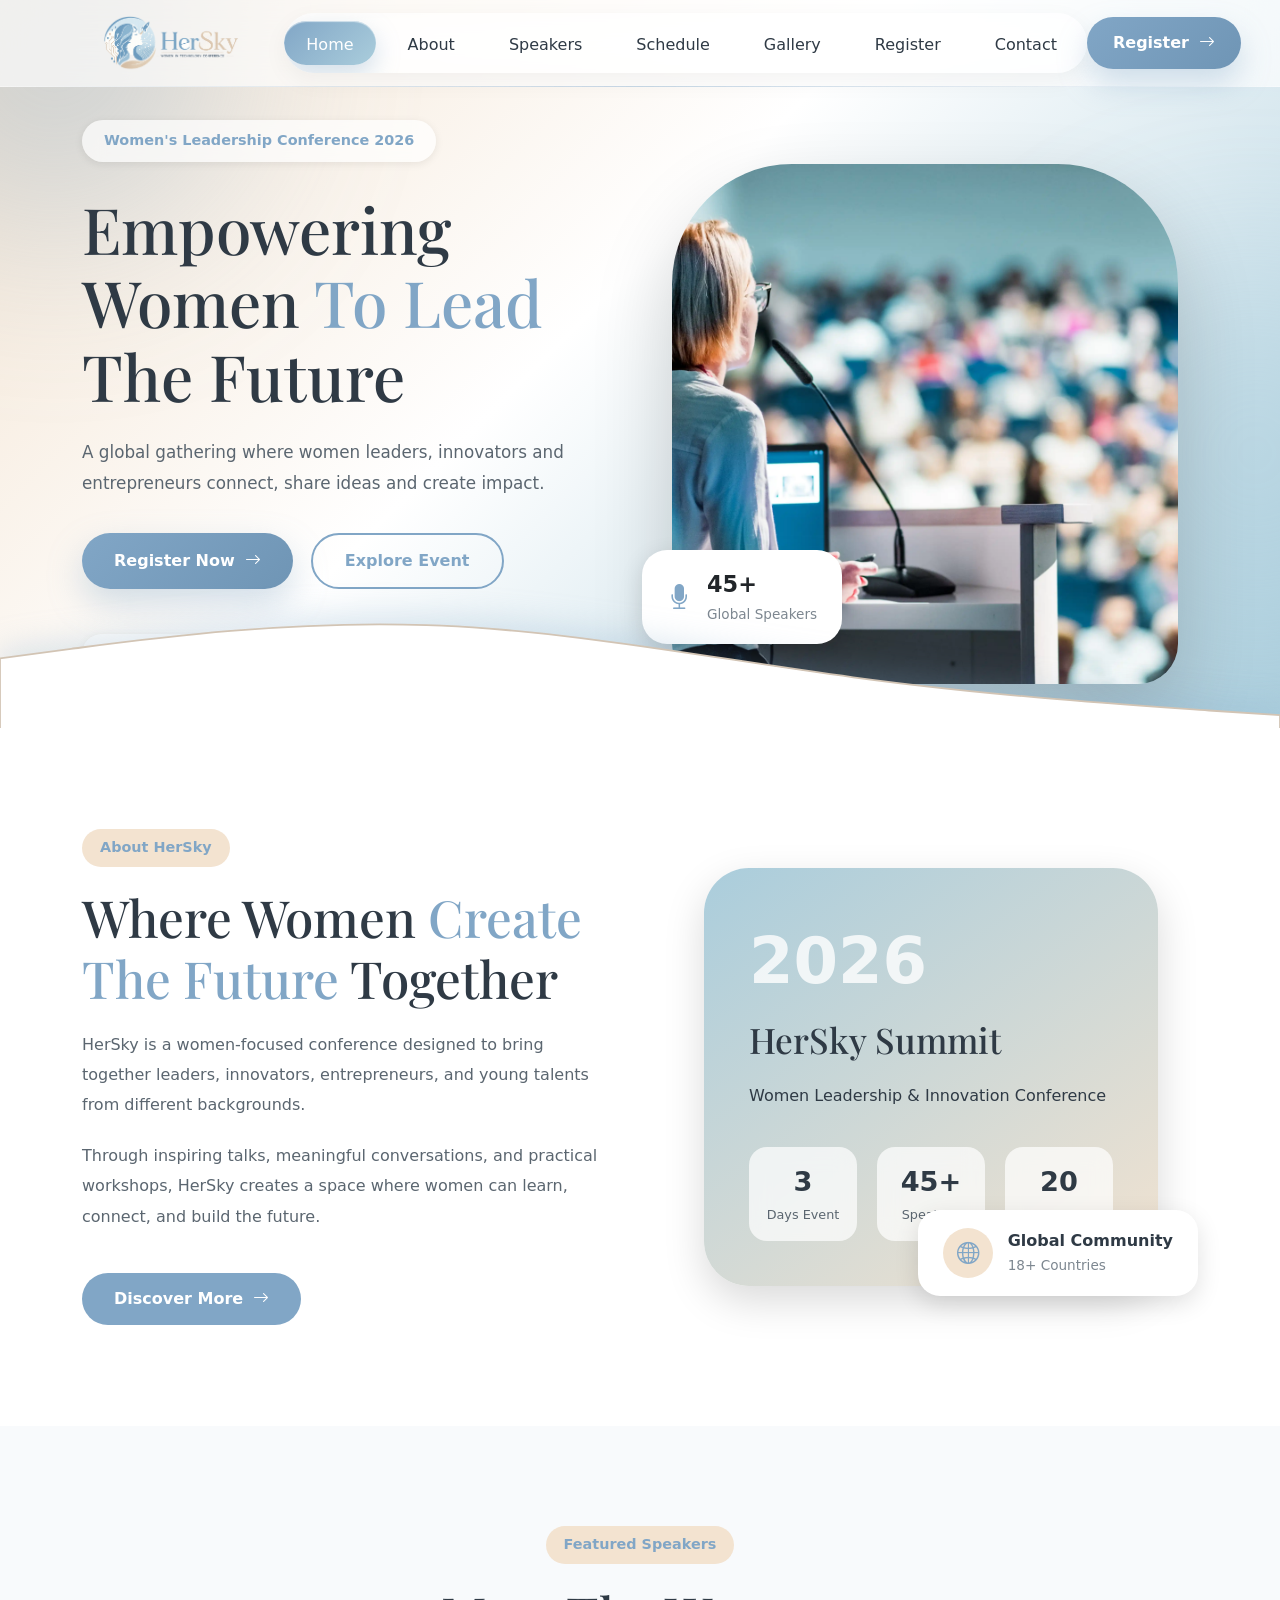
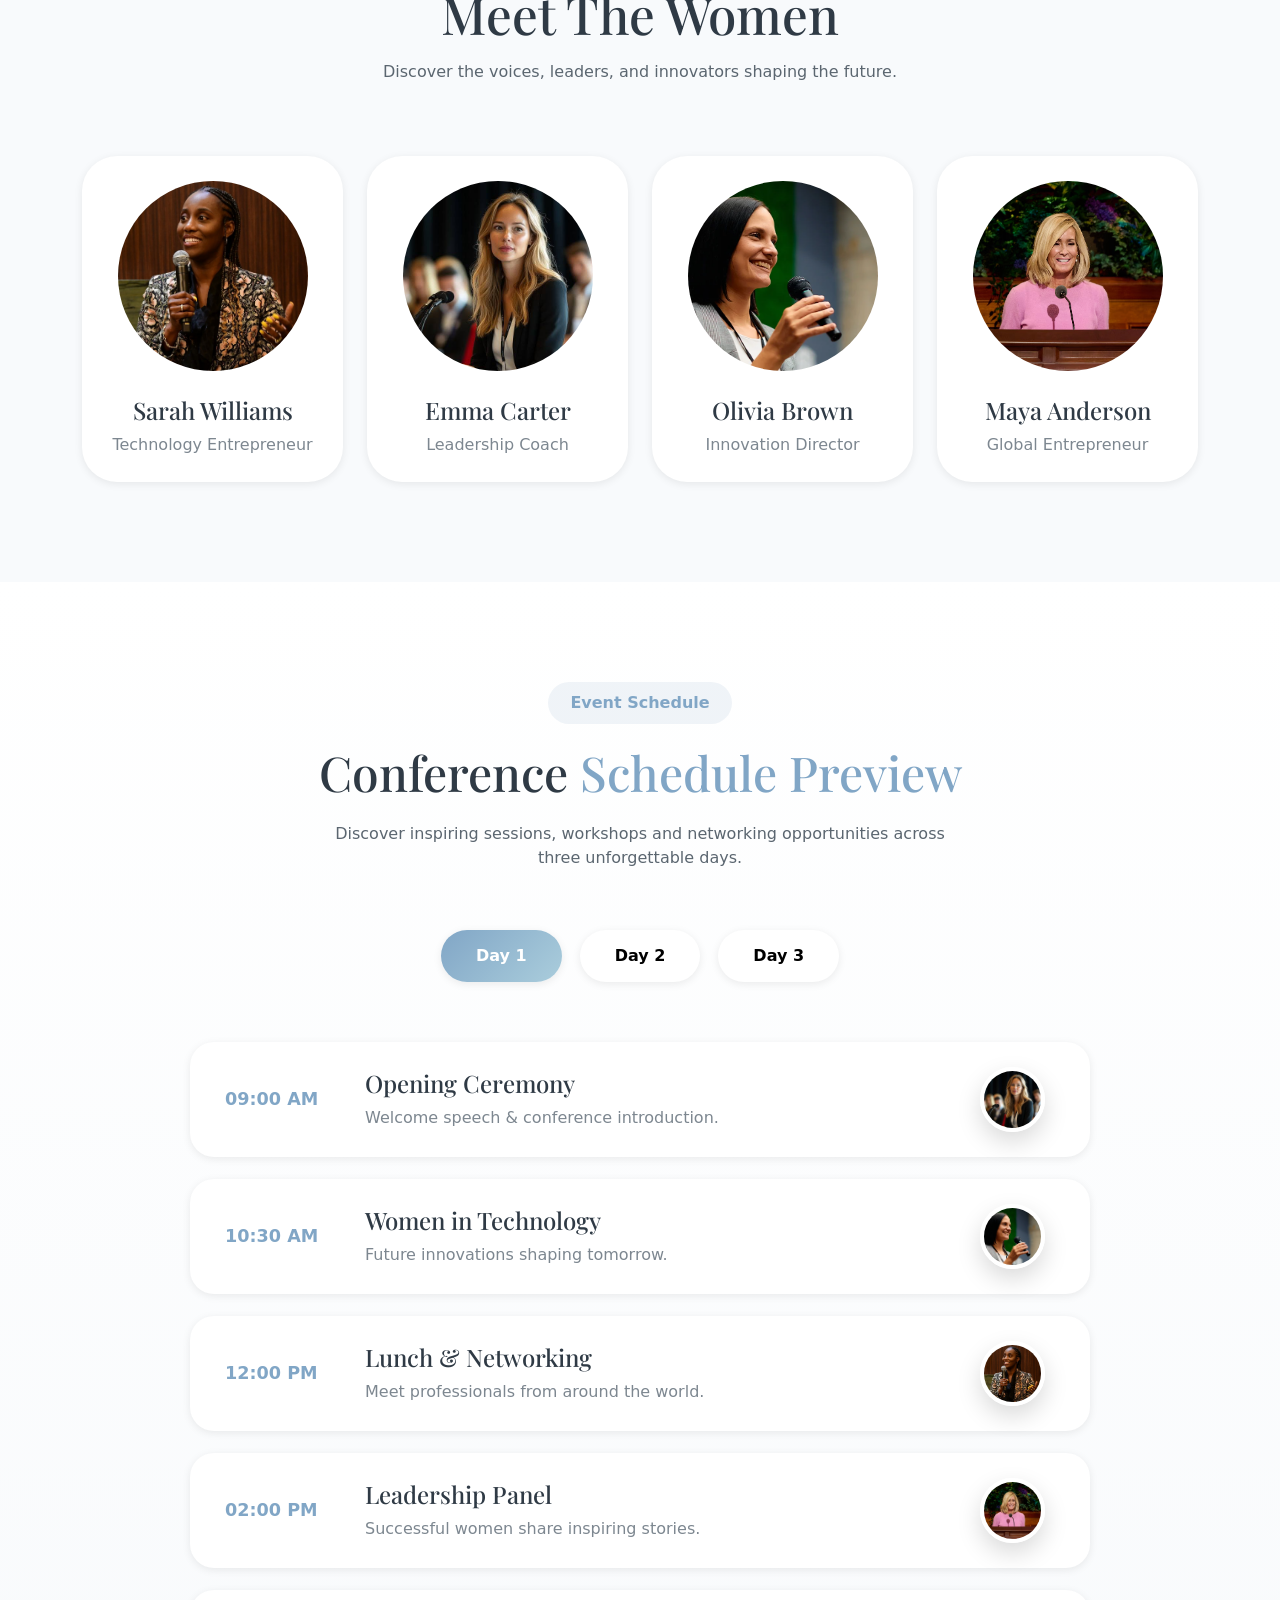
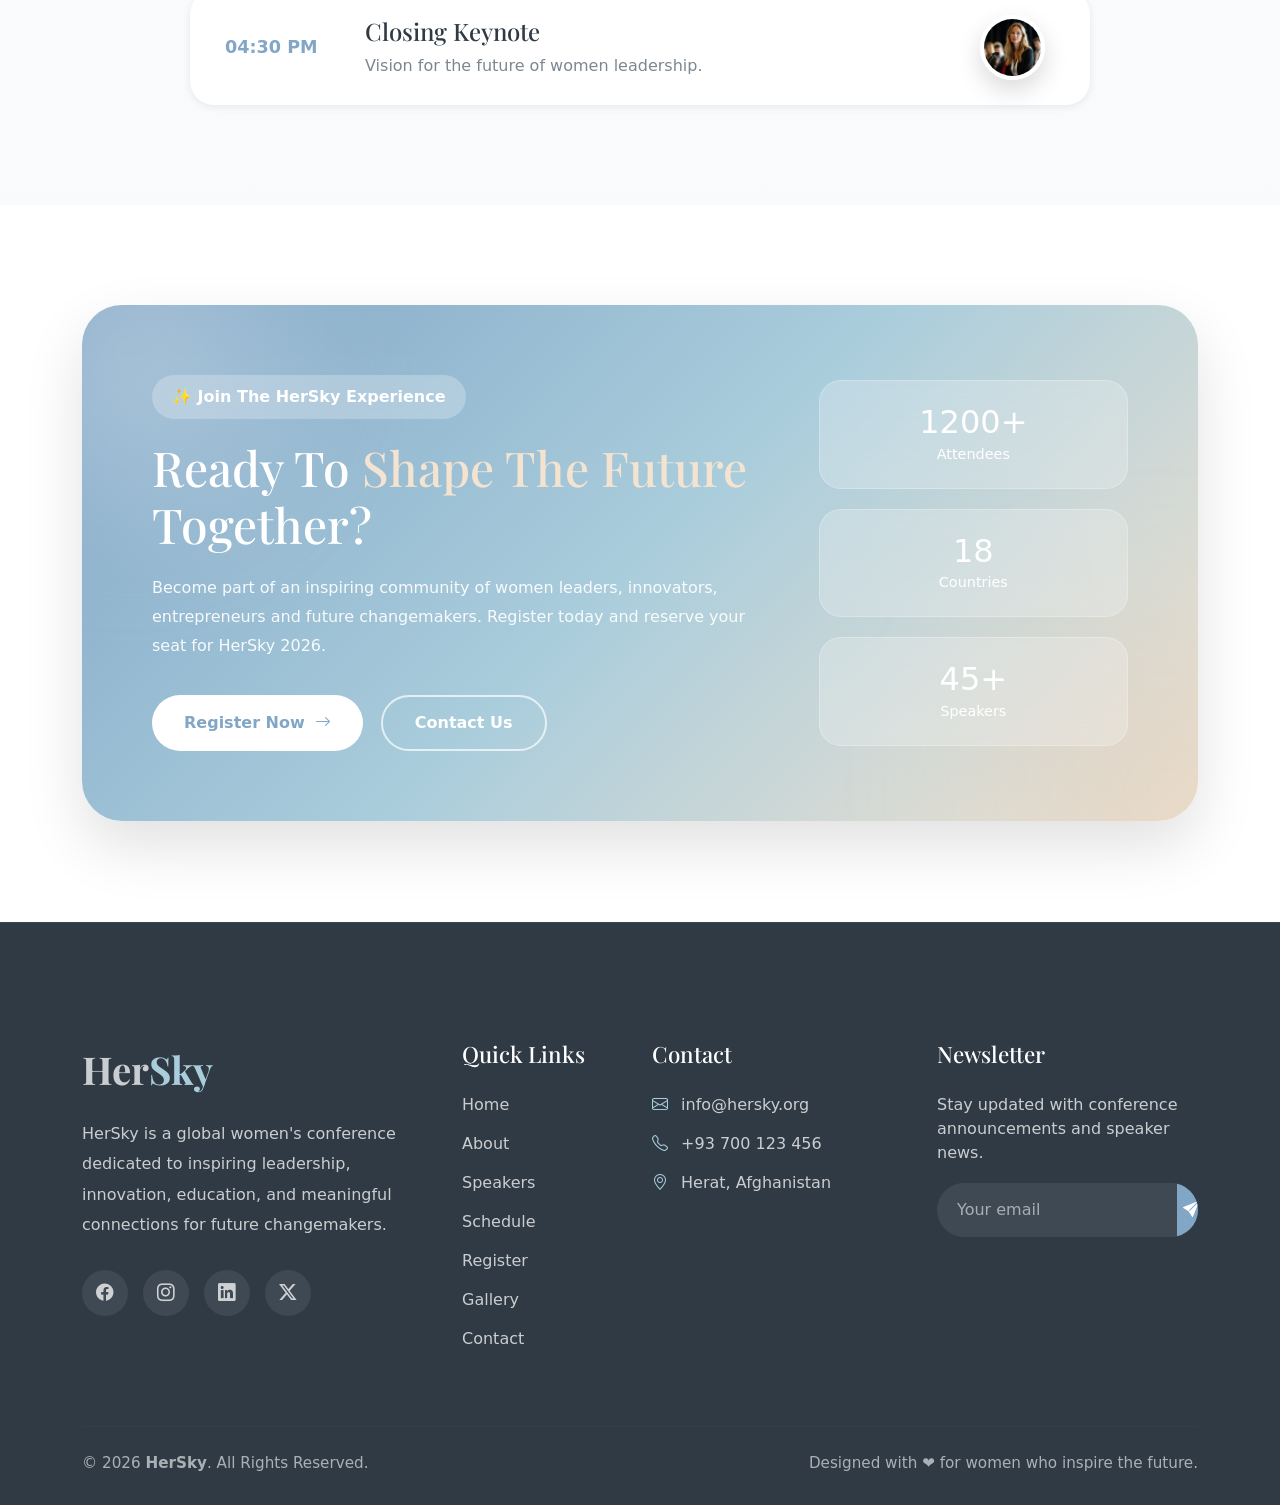
<file: index.html>
<!DOCTYPE html>
<html lang="en" dir="ltr">

<head>
    <meta charset="UTF-8">
    <meta name="viewport" content="width=device-width, initial-scale=1.0">
    <link rel="stylesheet" href="./CSS/style.css">
    <!-- Bootstrap CSS -->
    <link href="https://cdn.jsdelivr.net/npm/bootstrap@5.3.3/dist/css/bootstrap.min.css" rel="stylesheet">
    <link rel="icon" type="image/png" href="Azadeh images/icon.png">
    <link rel="preconnect" href="https://fonts.googleapis.com">
    <link rel="preconnect" href="https://fonts.gstatic.com" crossorigin>
    <link
        href="https://fonts.googleapis.com/css2?family=Playfair+Display:wght@600;700&family=Poppins:wght@400;500;600&display=swap"
        rel="stylesheet">

    <link rel="stylesheet" href="https://cdn.jsdelivr.net/npm/bootstrap-icons@1.11.3/font/bootstrap-icons.min.css">
    <title>HerSky | Women's Leadership & Innovation Conference</title>

</head>

<body>
    <!--================ NAVBAR ================-->

    <nav class="navbar navbar-expand-lg hersky-navbar fixed-top">

        <div class="container">

            <a class="navbar-brand hersky-logo" href="index.html">
                <img src="./Azadeh images/Logo.png" alt="HerSky Logo">
            </a>

            <button class="navbar-toggler" type="button" data-bs-toggle="collapse" data-bs-target="#navbarMenu">
                <span class="navbar-toggler-icon"></span>
            </button>

            <div class="collapse navbar-collapse justify-content-center" id="navbarMenu">

                <ul class="navbar-nav mx-auto">

                    <div class="nav-pill"></div>

                    <li class="nav-item">
                        <a class="nav-link active" href="index.html">Home</a>
                    </li>

                    <li class="nav-item">
                        <a class="nav-link" href="About.html">About</a>
                    </li>

                    <li class="nav-item">
                        <a class="nav-link" href="Speakers.html">Speakers</a>
                    </li>

                    <li class="nav-item">
                        <a class="nav-link" href="Schedules.html">Schedule</a>
                    </li>

                    <li class="nav-item">
                        <a class="nav-link" href="Gallery.html">Gallery</a>
                    </li>

                    <li class="nav-item">
                        <a class="nav-link" href="Registration.html">Register</a>
                    </li>

                    <li class="nav-item">
                        <a class="nav-link" href="Contact.html">Contact</a>
                    </li>

                </ul>

                <a href="Registration.html" class="register-btn">
                    Register
                    <i class="bi bi-arrow-right"></i>
                </a>

            </div>

        </div>

    </nav>

    <!-- ================= HERO SECTION  ================= -->
    <section class="hersky-hero">

        <div class="hero-circle circle-one"></div>
        <div class="hero-circle circle-two"></div>

        <div class="container">

            <div class="row align-items-center hero-row">


                <!-- CONTENT -->

                <div class="col-lg-6 hero-content">

                    <span class="hero-badge">
                        Women's Leadership Conference 2026
                    </span>

                    <h1>
                        Empowering Women
                        <span>To Lead</span>
                        The Future
                    </h1>

                    <p>
                        A global gathering where women leaders,
                        innovators and entrepreneurs connect,
                        share ideas and create impact.
                    </p>

                    <div class="hero-buttons">

                        <a href="Registration.html" class="hero-primary-btn">
                            Register Now
                            <i class="bi bi-arrow-right"></i>
                        </a>
                        <a href="Schedules.html" class="hero-secondary-btn">
                            Explore Event
                        </a>

                    </div>

                    <div class="hero-stats">

                        <div>
                            <h3>1200+</h3>
                            <p>Attendees</p>
                        </div>

                        <div>
                            <h3>45+</h3>
                            <p>Speakers</p>
                        </div>
                        <div>
                            <h3>20</h3>
                            <p>Workshops</p>
                        </div>

                    </div>
                </div>

                <!-- IMAGE -->

                <div class="col-lg-6">
                    <div class="hero-image-box">
                        <img src="./HomeImages/womenHero.webp" alt="Women Conference" class="hero-image">



                        <div class="image-badge">

                            <i class="bi bi-mic-fill"></i>

                            <div>
                                <strong>45+</strong>
                                <span>Global Speakers</span>
                            </div>
                        </div>
                    </div>
                </div>
            </div>
        </div>

        <!-- WAVE -->

        <div class="hero-wave">
            <svg viewBox="0 0 1440 180">

                <path fill="#ffffff"
                    d="M0,96L80,85.3C160,75,320,53,480,58.7C640,64,800,96,960,117.3C1120,139,1280,149,1360,154.7L1440,160V180H0Z">
                </path>
            </svg>
        </div>

    </section>

    <!-- ================= ABOUT CONFERENCE ================= -->

    <section class="about-conference">
        <div class="container">

            <div class="row align-items-center g-5">
                <!-- TEXT -->

                <div class="col-lg-6">
                    <div class="section-tag">
                        About HerSky
                    </div>


                    <h2>
                        Where Women
                        <span>Create The Future</span>
                        Together
                    </h2>


                    <p>
                        HerSky is a women-focused conference designed to
                        bring together leaders, innovators, entrepreneurs,
                        and young talents from different backgrounds.
                    </p>

                    <p>
                        Through inspiring talks, meaningful conversations,
                        and practical workshops, HerSky creates a space
                        where women can learn, connect, and build the future.
                    </p>

                    <a href="About.html" class="about-btn">
                        Discover More
                        <i class="bi bi-arrow-right"></i>
                    </a>


                </div>

                <!-- VISUAL CARD -->

                <div class="col-lg-6">
                    <div class="about-card-wrapper">
                        <div class="about-main-card">
                            <div class="year">
                                2026
                            </div>
                            <h3>
                                HerSky Summit
                            </h3>
                            <p>
                                Women Leadership
                                & Innovation Conference
                            </p>

                            <div class="about-details">

                                <div>
                                    <strong>3</strong>
                                    <span>Days Event</span>
                                </div>
                                <div>
                                    <strong>45+</strong>
                                    <span>Speakers</span>
                                </div>
                                <div>
                                    <strong>20</strong>
                                    <span>Workshops</span>
                                </div>
                            </div>
                        </div>
                        <div class="about-small-card">
                            <i class="bi bi-globe2"></i>
                            <div>
                                <strong>Global Community</strong>
                                <span>18+ Countries</span>
                            </div>
                        </div>
                    </div>
                </div>
            </div>
        </div>
    </section>

    <!-- ================= FEATURED SPEAKERS  ================= -->

    <section class="speakers-section">
        <div class="container">
            <div class="section-header text-center">

                <span>
                    Featured Speakers
                </span>

                <h2>
                    Meet The Women
                </h2>

                <p>
                    Discover the voices, leaders, and innovators
                    shaping the future.
                </p>

            </div>

            <div class="row g-4 mt-5">
                <!-- Speaker 1 -->
                <div class="col-lg-3 col-md-6">
                    <div class="speaker-card">

                        <div class="speaker-image">

                            <img src="./HomeImages/Sarah.jpg" alt="Speaker">

                            <div class="speaker-social">

                                <a href="#">
                                    <i class="bi bi-linkedin"></i>
                                </a>

                                <a href="#">
                                    <i class="bi bi-twitter-x"></i>
                                </a>
                            </div>
                        </div>
                        <h3>Sarah Williams</h3>

                        <p>Technology Entrepreneur</p>
                    </div>
                </div>

                <!-- Speaker 2 -->

                <div class="col-lg-3 col-md-6">

                    <div class="speaker-card">

                        <div class="speaker-image">

                            <img src="./HomeImages/Emma.jpg" alt="Speaker">

                            <div class="speaker-social">
                                <a href="#">
                                    <i class="bi bi-linkedin"></i>
                                </a>

                                <a href="#">
                                    <i class="bi bi-twitter-x"></i>
                                </a>
                            </div>
                        </div>

                        <h3>
                            Emma Carter
                        </h3>
                        <p>
                            Leadership Coach
                        </p>

                    </div>
                </div>

                <!-- Speaker 3 -->
                <div class="col-lg-3 col-md-6">
                    <div class="speaker-card">
                        <div class="speaker-image">

                            <img src="./HomeImages/Olivia.webp" alt="Speaker">
                            <div class="speaker-social">
                                <a href="#">
                                    <i class="bi bi-linkedin"></i>
                                </a>

                                <a href="#">
                                    <i class="bi bi-twitter-x"></i>
                                </a>

                            </div>

                        </div>
                        <h3>
                            Olivia Brown
                        </h3>

                        <p>
                            Innovation Director
                        </p>
                    </div>
                </div>
                <!-- Speaker 4 -->

                <div class="col-lg-3 col-md-6">
                    <div class="speaker-card">

                        <div class="speaker-image">
                            <img src="./HomeImages/Maya.avif" alt="Speaker">
                            <div class="speaker-social">
                                <a href="#">
                                    <i class="bi bi-linkedin"></i>
                                </a>
                                <a href="#">
                                    <i class="bi bi-twitter-x"></i>
                                </a>
                            </div>
                        </div>

                        <h3>Maya Anderson</h3>

                        <p>Global Entrepreneur</p>
                    </div>
                </div>
            </div>
        </div>
    </section>

    <!--================ EVENT SCHEDULE =================-->

    <section class="schedule-section">
        <div class="container">
            <div class="text-center section-title">
                <span class="section-badge">
                    Event Schedule
                </span>

                <h2>
                    Conference
                    <span>Schedule Preview</span>
                </h2>

                <p>
                    Discover inspiring sessions, workshops and networking opportunities across three unforgettable days.
                </p>
            </div>

            <!-- Days -->

            <div class="schedule-days">
                <button class="active">
                    Day 1
                </button>

                <button>
                    Day 2
                </button>

                <button>
                    Day 3
                </button>

            </div>

            <!-- Timeline -->
            <div class="timeline">
                <div class="timeline-item">
                    <div class="time">
                        09:00 AM
                    </div>

                    <div class="content">

                        <h4>
                            Opening Ceremony
                        </h4>
                        <p>
                            Welcome speech & conference introduction.
                        </p>

                    </div>
                    <div class="icon">
                        <img src="./HomeImages/Emma.jpg" alt="">
                    </div>
                </div>

                <div class="timeline-item">

                    <div class="time">
                        10:30 AM
                    </div>
                    <div class="content">

                        <h4>
                            Women in Technology
                        </h4>

                        <p>
                            Future innovations shaping tomorrow.
                        </p>

                    </div>
                    <div class="icon">
                        <img src="./HomeImages/Olivia.webp" alt="">
                    </div>
                </div>

                <div class="timeline-item">
                    <div class="time">
                        12:00 PM
                    </div>
                    <div class="content">

                        <h4>
                            Lunch & Networking
                        </h4>

                        <p>
                            Meet professionals from around the world.

                        </p>

                    </div>
                    <div class="icon">
                        <img src="./HomeImages/Sarah.jpg" alt="">
                    </div>
                </div>

                <div class="timeline-item">
                    <div class="time">
                        02:00 PM
                    </div>

                    <div class="content">

                        <h4>
                            Leadership Panel
                        </h4>

                        <p>
                            Successful women share inspiring stories.

                        </p>

                    </div>
                    <div class="icon">
                        <img src="./HomeImages/Maya.avif" alt="">
                    </div>
                </div>

                <div class="timeline-item">

                    <div class="time">
                        04:30 PM
                    </div>

                    <div class="content">

                        <h4>
                            Closing Keynote
                        </h4>
                        <p>
                            Vision for the future of women leadership.
                        </p>
                    </div>
                    <div class="icon">
                        <img src="./HomeImages/Emma.jpg" alt="">
                    </div>
                </div>
            </div>
        </div>
    </section>

    <!--================ CTA SECTION  =================-->

    <section class="cta-section">
        <div class="container">
            <div class="cta-card">
                <div class="cta-circle circle-left"></div>
                <div class="cta-circle circle-right"></div>

                <div class="row align-items-center">

                    <div class="col-lg-8">

                        <span class="cta-badge">
                            ✨ Join The HerSky Experience
                        </span>

                        <h2>
                            Ready To
                            <span>Shape The Future</span>
                            Together?
                        </h2>

                        <p>
                            Become part of an inspiring community of women leaders,
                            innovators, entrepreneurs and future changemakers.
                            Register today and reserve your seat for HerSky 2026.
                        </p>

                        <div class="cta-buttons">
                            <a href="Registration.html" class="hero-primary-btn">
                                Register Now
                                <i class="bi bi-arrow-right"></i>
                            </a>

                            <a href="Contact.html" class="hero-secondary-btn">
                                Contact Us
                            </a>

                        </div>
                    </div>

                    <div class="col-lg-4">
                        <div class="cta-stats">
                            <div>

                                <h3>1200+</h3>
                                <span>Attendees</span>

                            </div>
                            <div>
                                <h3>18</h3>
                                <span>Countries</span>

                            </div>

                            <div>

                                <h3>45+</h3>
                                <span>Speakers</span>

                            </div>
                        </div>
                    </div>
                </div>
            </div>
        </div>
    </section>

    <!--================ FOOTER  =================-->
    <footer class="hersky-footer">

        <div class="footer-wave">
            <svg viewBox="0 0 1440 160" preserveAspectRatio="none">
                <path fill="#F8FAFC"
                    d="M0,96L80,101.3C160,107,320,117,480,106.7C640,96,800,64,960,64C1120,64,1280,96,1360,112L1440,128V160H0Z">
                </path>
            </svg>
        </div>
        <div class="container">
            <div class="row gy-5">
                <!-- Brand -->
                <div class="col-lg-4">

                    <a href="#" class="footer-logo">
                        Her<span>Sky</span>
                    </a>

                    <p class="footer-text">
                        HerSky is a global women's conference dedicated to inspiring leadership, innovation, education,
                        and meaningful connections for future changemakers.
                    </p>
                    <div class="footer-social">
                        <a href="#"><i class="bi bi-facebook"></i></a>
                        <a href="#"><i class="bi bi-instagram"></i></a>
                        <a href="#"><i class="bi bi-linkedin"></i></a>
                        <a href="#"><i class="bi bi-twitter-x"></i></a>

                    </div>

                </div>

                <!-- Links -->

                <div class="col-lg-2 col-md-4">

                    <h5>Quick Links</h5>

                    <ul>
                        <li><a href="index.html">Home</a></li>
                        <li><a href="About.html">About</a></li>
                        <li><a href="Speakers.html">Speakers</a></li>
                        <li><a href="Schedule.html">Schedule</a></li>
                        <li><a href="Registration.html">Register</a></li>
                        <li><a href="Gallery.html">Gallery</a></li>
                        <li><a href="Contact.html">Contact</a></li>

                    </ul>

                </div>

                <!-- Contact -->

                <div class="col-lg-3 col-md-4">
                    <h5>Contact</h5>

                    <ul>
                        <li><i class="bi bi-envelope"></i> info@hersky.org</li>
                        <li><i class="bi bi-telephone"></i> +93 700 123 456</li>
                        <li><i class="bi bi-geo-alt"></i> Herat, Afghanistan</li>
                    </ul>

                </div>

                <!-- Newsletter -->
                <div class="col-lg-3 col-md-4">
                    <h5>Newsletter</h5>
                    <p class="newsletter-text">
                        Stay updated with conference announcements and speaker news.
                    </p>
                    <form class="newsletter-form">
                        <input type="email" placeholder="Your email">

                        <button type="submit">

                            <i class="bi bi-send-fill"></i>

                        </button>
                    </form>
                </div>
            </div>

            <hr>
            <div class="footer-bottom">

                <p>
                    © 2026 <strong>HerSky</strong>. All Rights Reserved.
                </p>

                <p>
                    Designed with ❤️ for women who inspire the future.
                </p>
            </div>
        </div>
    </footer>
    <script src="https://cdn.jsdelivr.net/npm/bootstrap@5.3.3/dist/js/bootstrap.bundle.min.js"></script>
    <script>
        const nav = document.querySelector(".navbar-nav");
        const pill = document.querySelector(".nav-pill");
        const links = document.querySelectorAll(".nav-link");

        function movePill(element) {
            if (!element || window.innerWidth < 992) return;

            const navRect = nav.getBoundingClientRect();
            const linkRect = element.getBoundingClientRect();

            pill.style.width = `${linkRect.width}px`;
            pill.style.left = `${linkRect.left - navRect.left}px`;
        }

        const activeLink = document.querySelector(".nav-link.active");

        movePill(activeLink);

        links.forEach(link => {

            link.addEventListener("mouseenter", () => {

                movePill(link);

            });

        });


        nav.addEventListener("mouseleave", () => {

            movePill(activeLink);

        });


        // Navbar glass effect on scroll

        const navbar = document.querySelector(".hersky-navbar");

        window.addEventListener("scroll", () => {

            if (window.scrollY > 40) {

                navbar.classList.add("scrolled");

            } else {

                navbar.classList.remove("scrolled");

            }

        });


        // Update pill when screen changes

        window.addEventListener("resize", () => {

            movePill(activeLink);

        });

    </script>
</body>

</html>
</file>
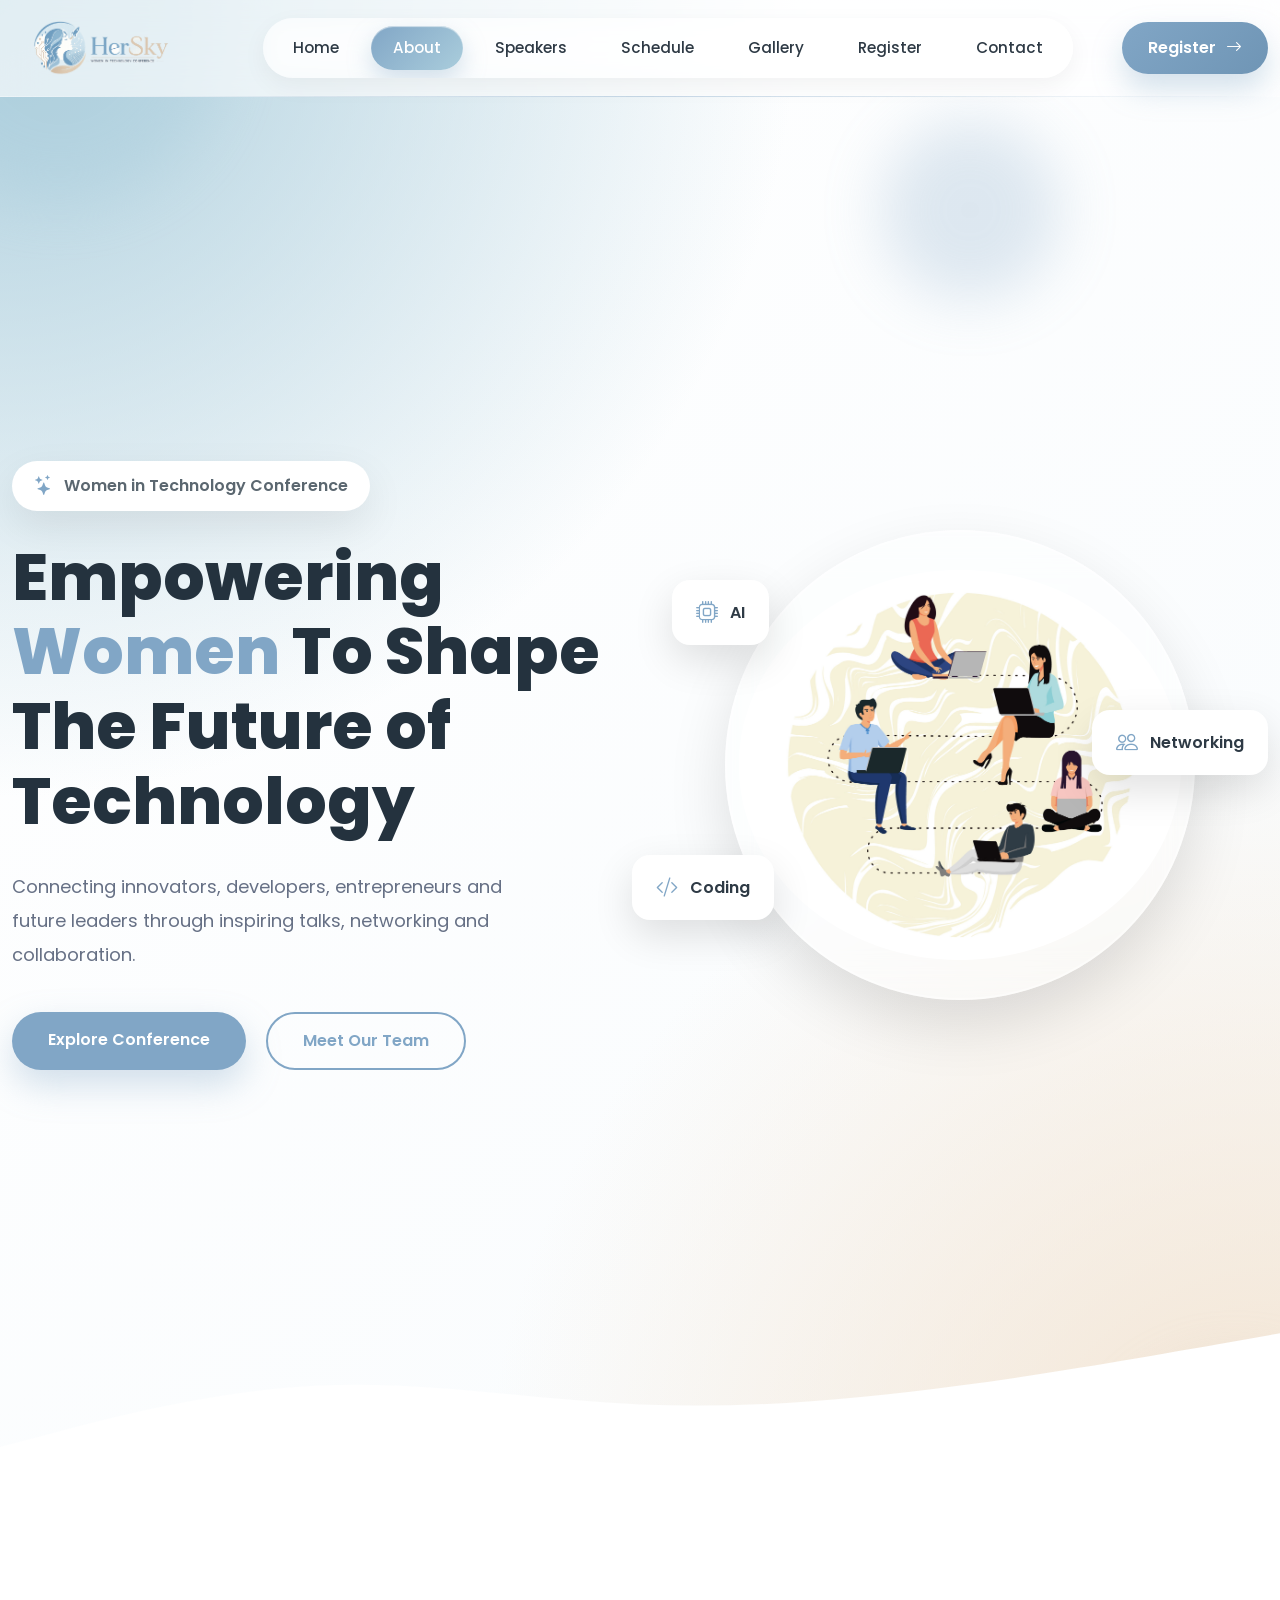
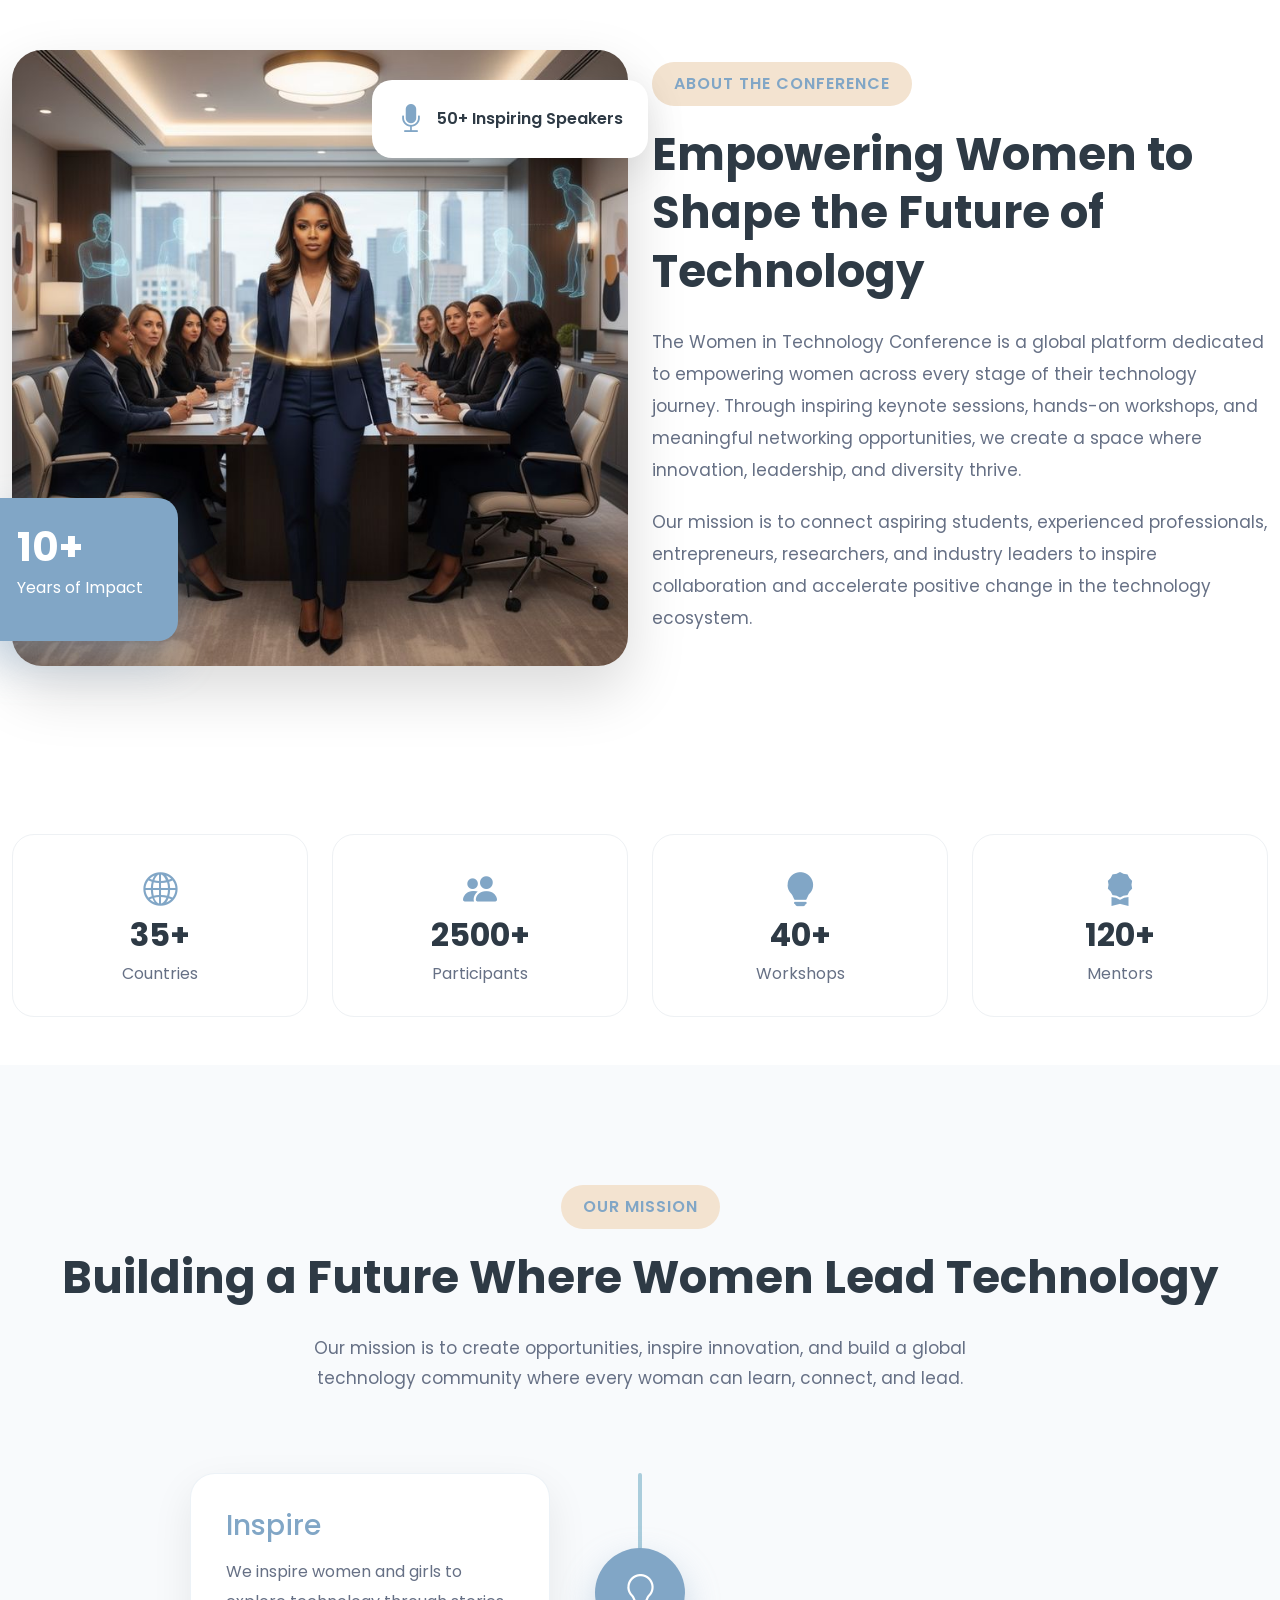
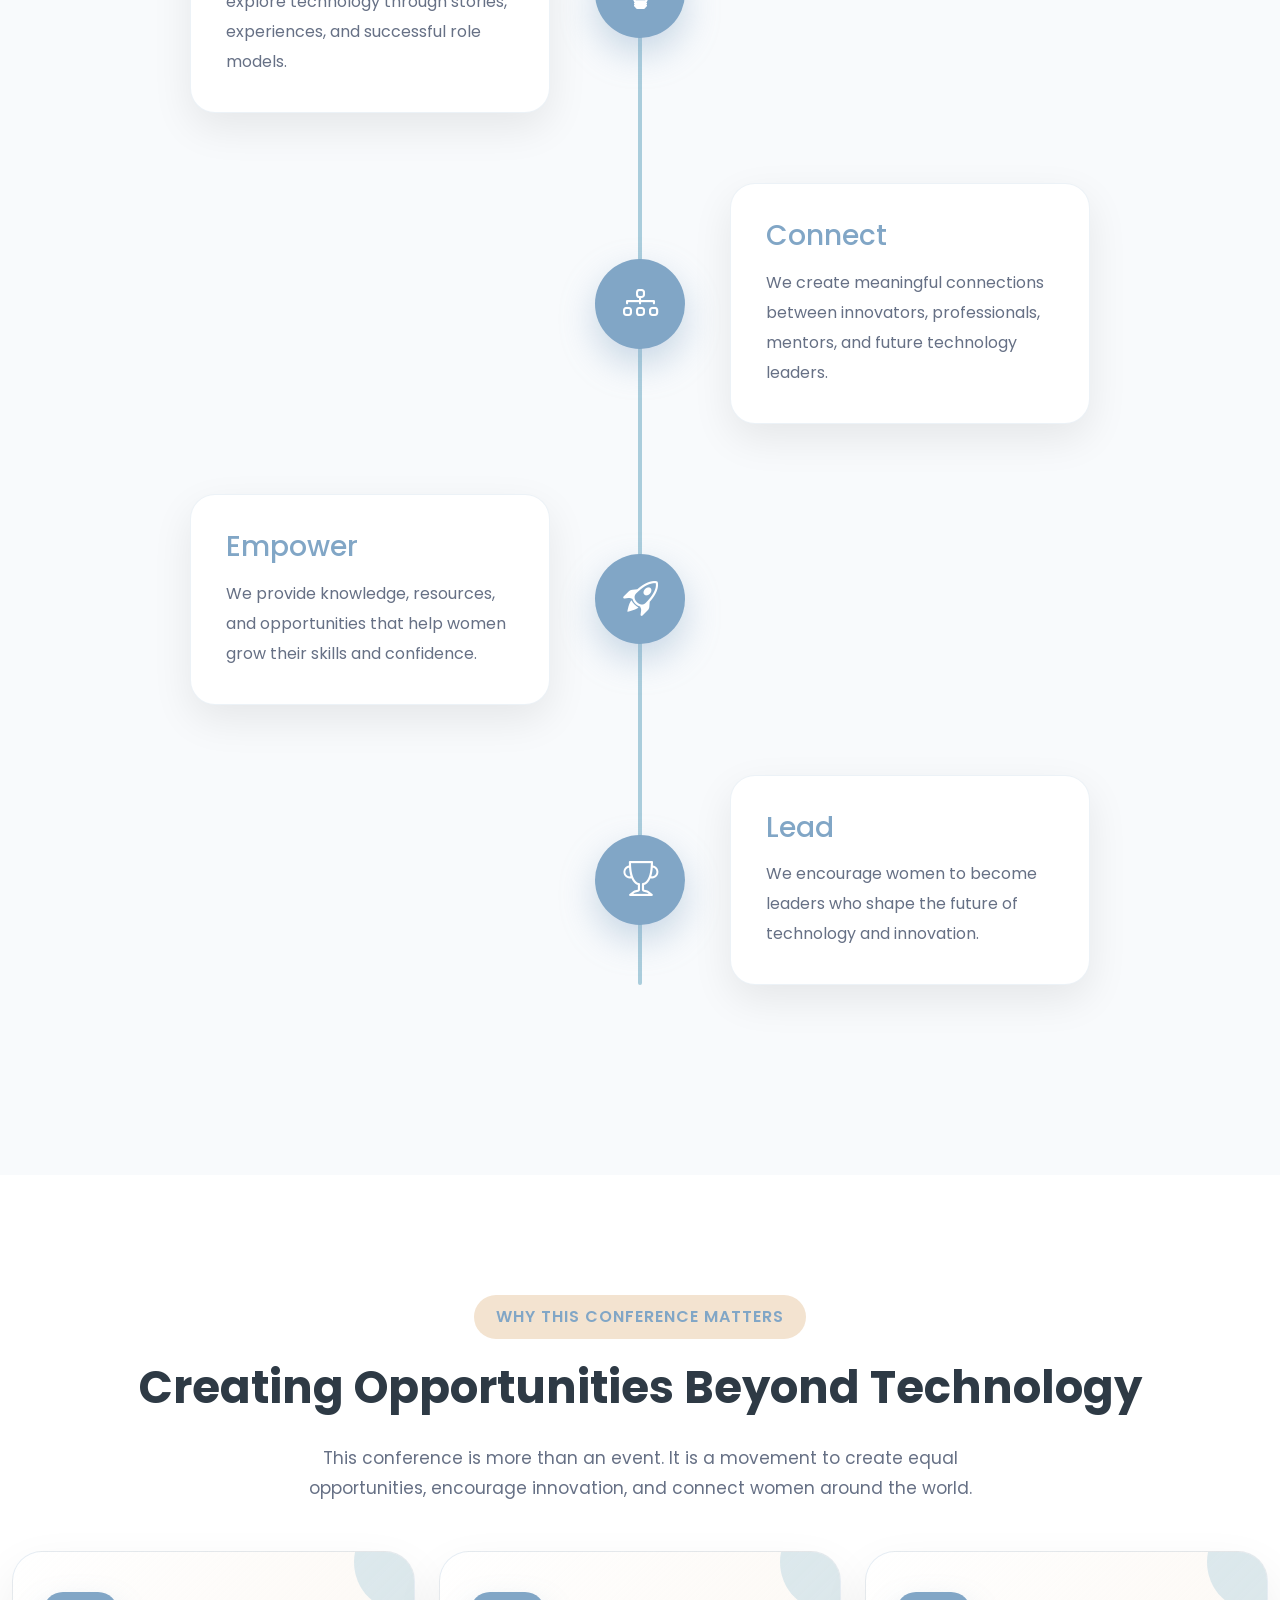
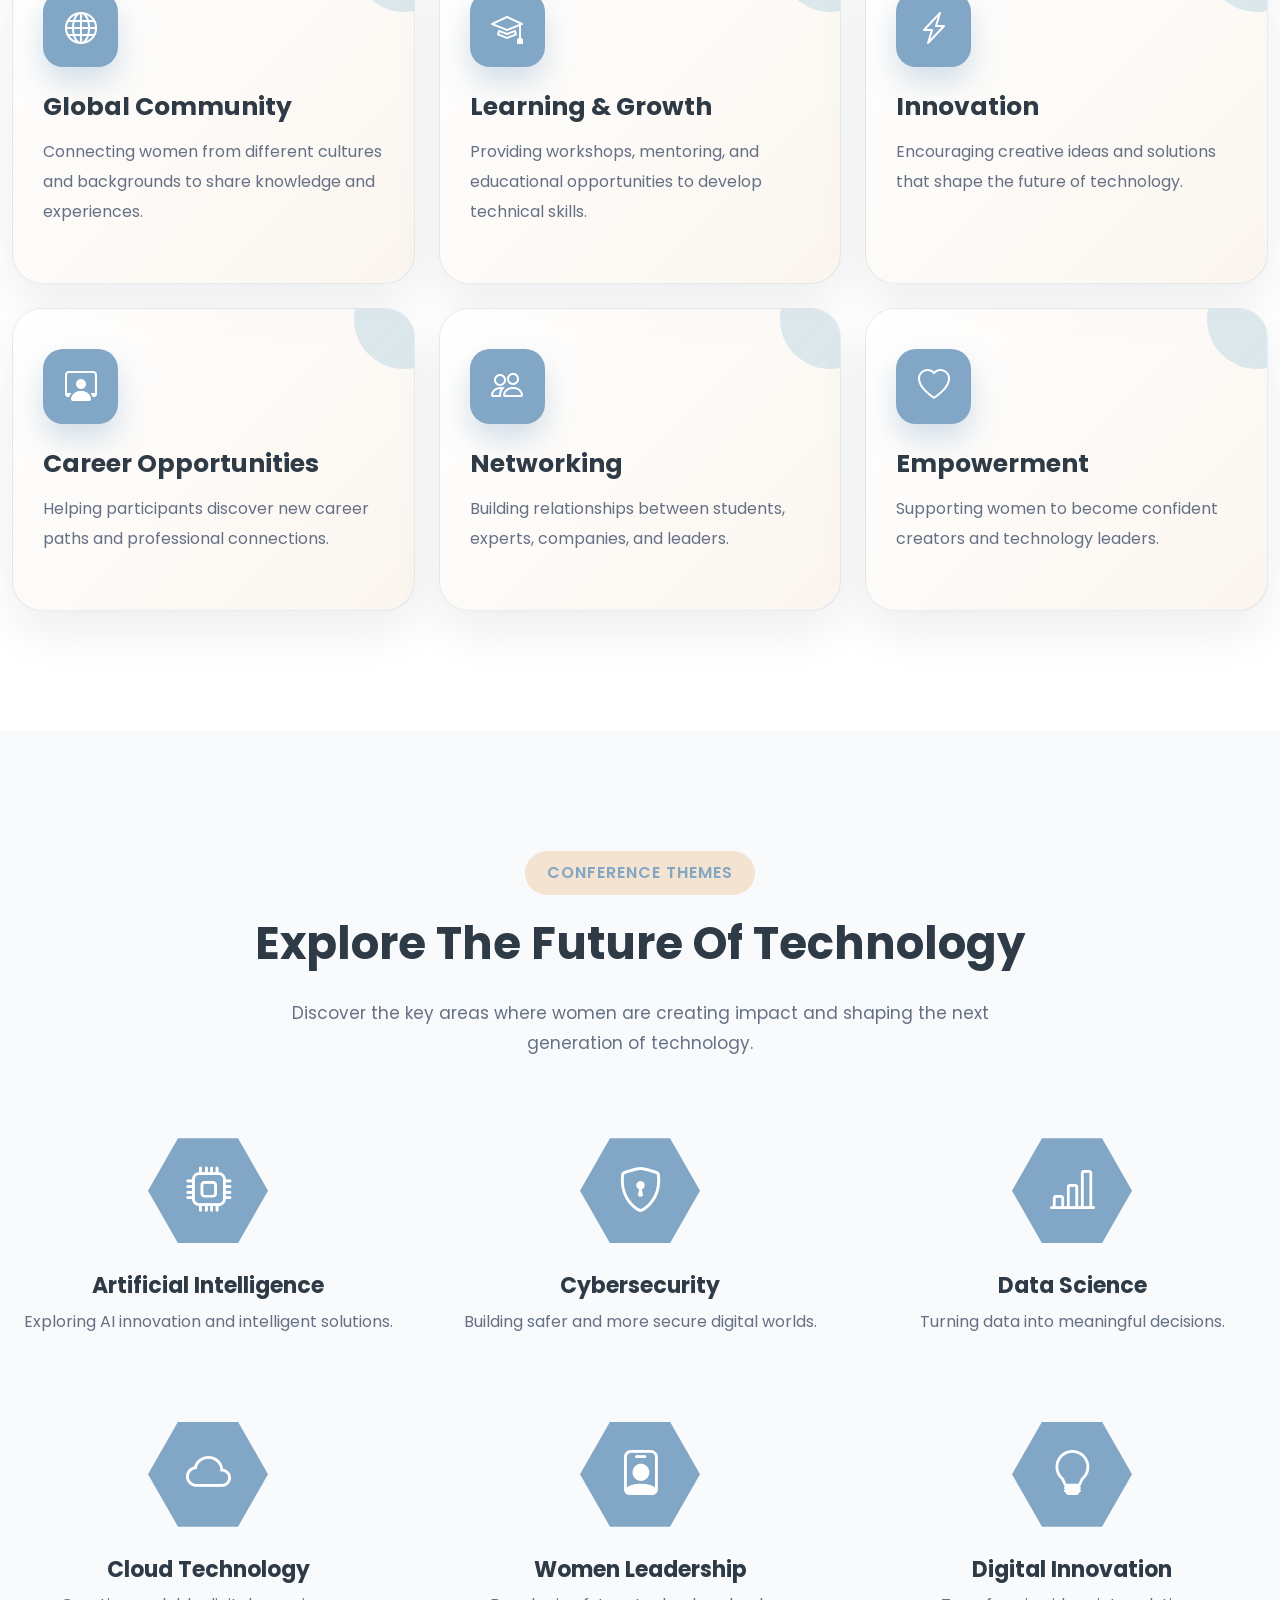
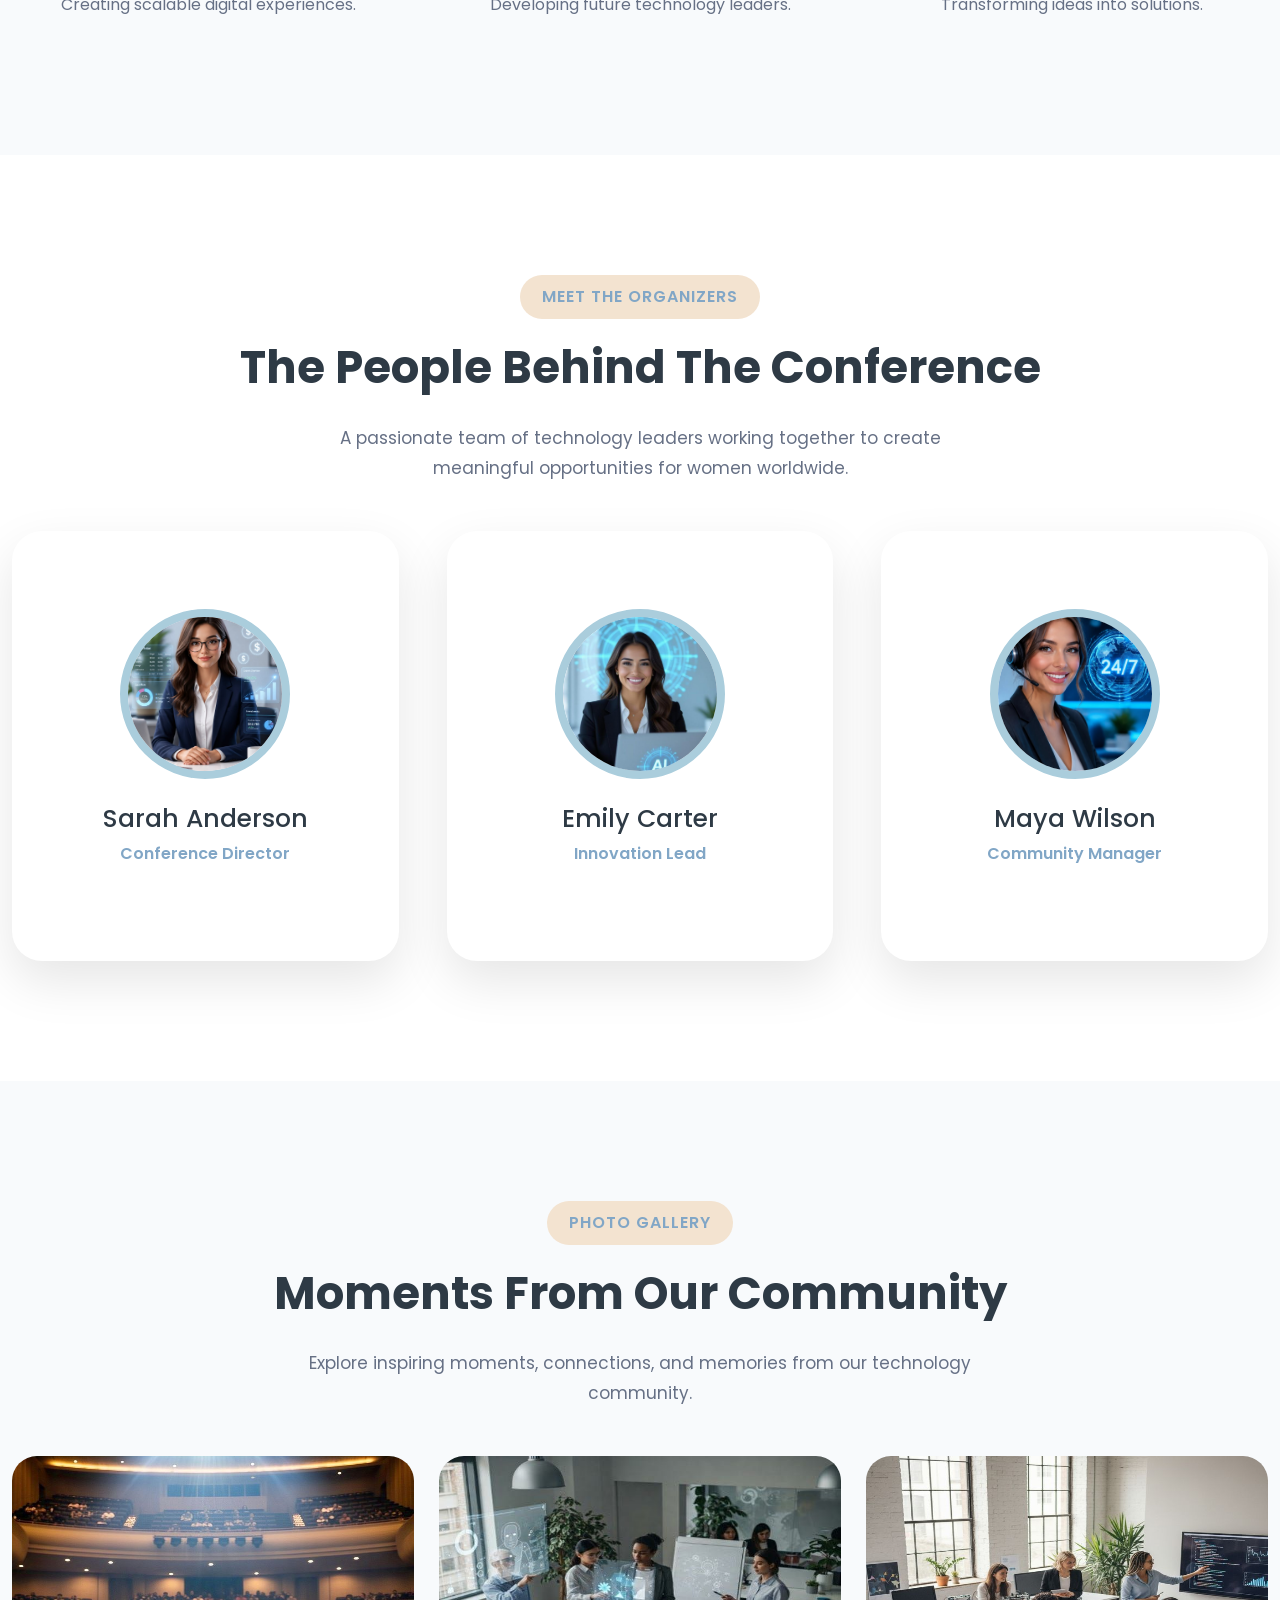
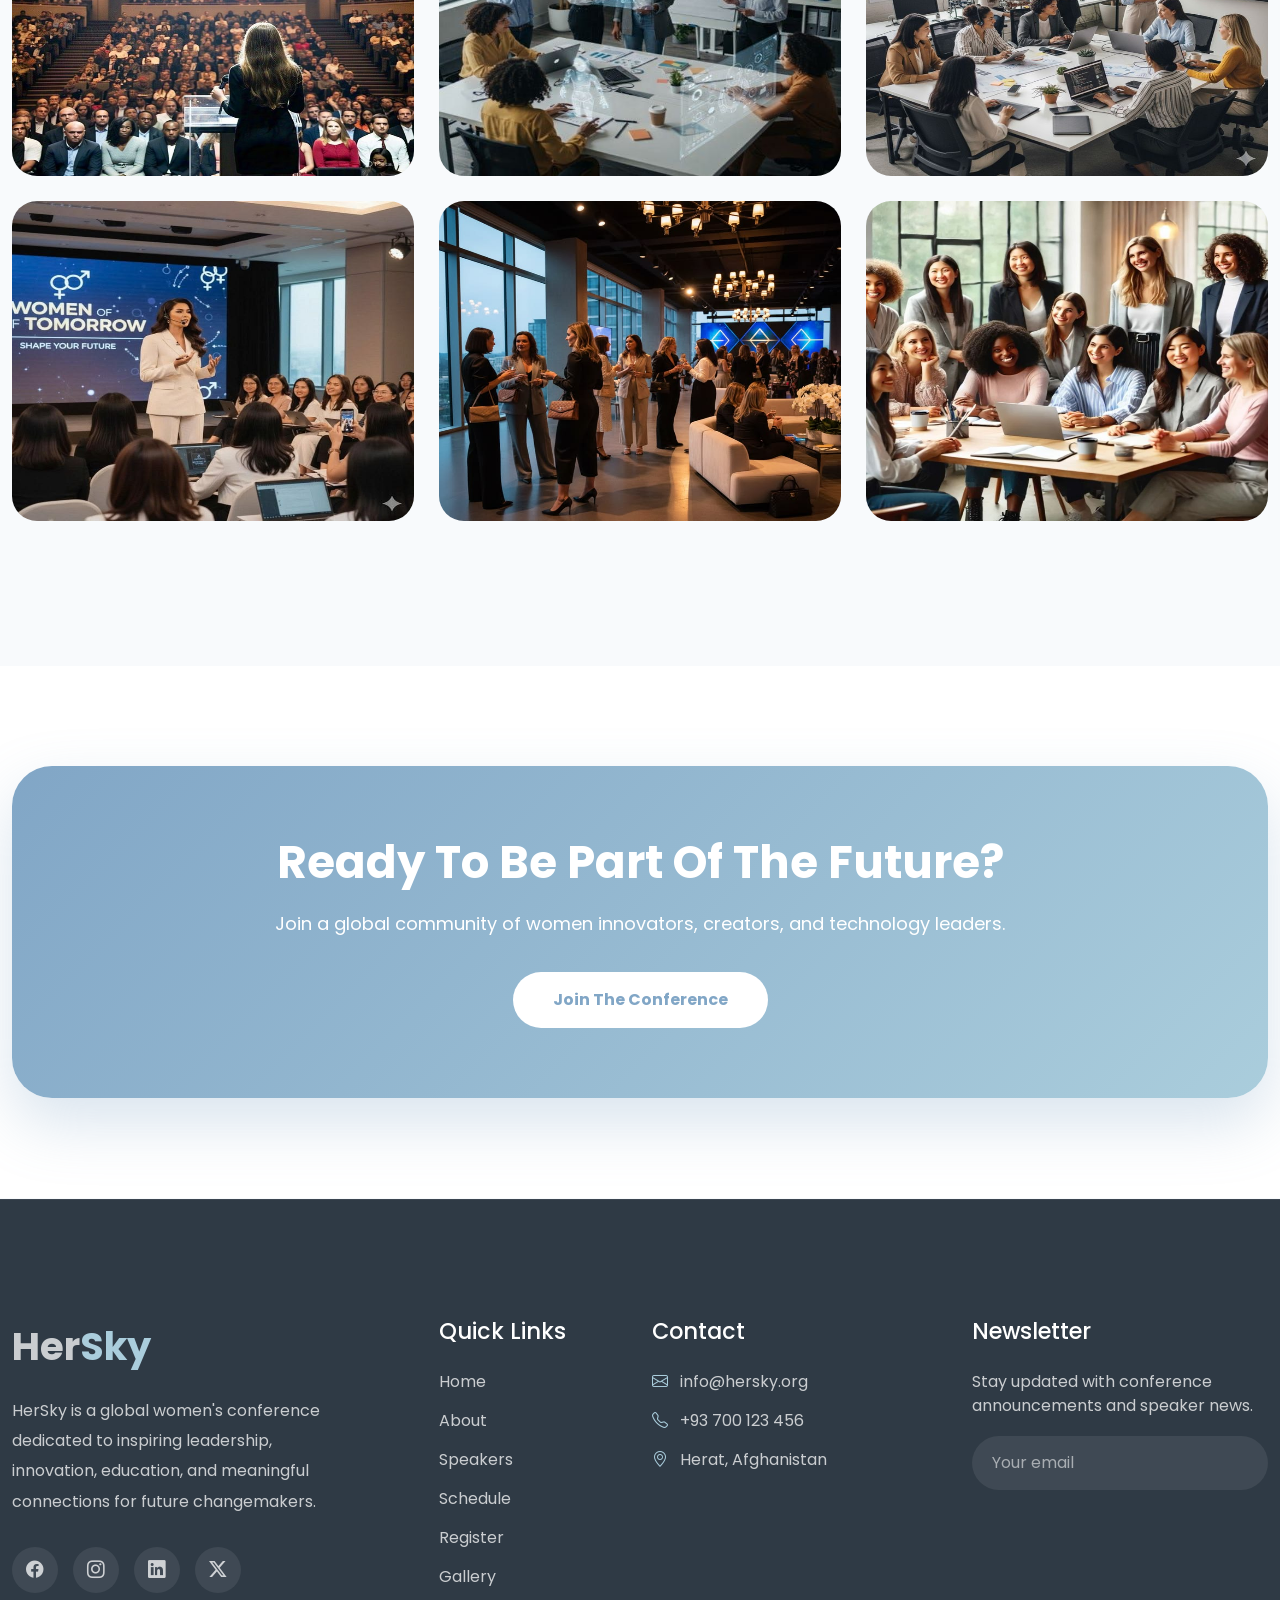
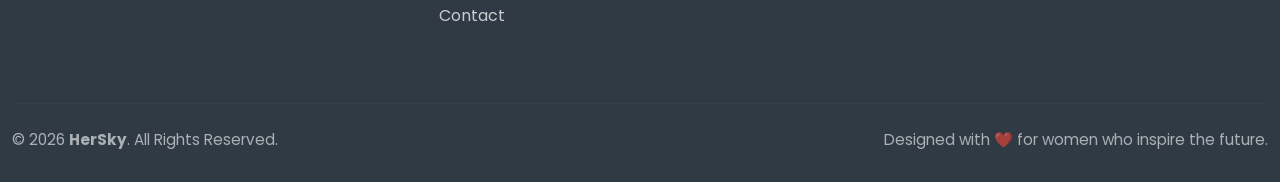
<file: About.html>
<!DOCTYPE html>
<html lang="en">

<head>
        <meta charset="UTF-8">
        <meta name="viewport" content="width=device-width, initial-scale=1.0">
        <title>Document</title>
        <!-- Bootstrap CSS -->
        <link href="https://cdn.jsdelivr.net/npm/bootstrap@5.3.7/dist/css/bootstrap.min.css" rel="stylesheet">

        <!-- Bootstrap Icons -->
        <link rel="stylesheet" href="https://cdn.jsdelivr.net/npm/bootstrap-icons@1.13.1/font/bootstrap-icons.min.css">
         <link rel="icon" type="image/png" href="Azadeh images/icon.png">
        <!-- Google Font -->
        <link rel="preconnect" href="https://fonts.googleapis.com">
        <link rel="preconnect" href="https://fonts.gstatic.com" crossorigin>

        <link href="https://fonts.googleapis.com/css2?family=Poppins:wght@300;400;500;600;700;800&display=swap"
                rel="stylesheet">

        <link rel="stylesheet" href="./CSS/About.css">
</head>
<body>
          <!--================ NAVBAR ================-->

    <nav class="navbar navbar-expand-lg hersky-navbar fixed-top">

        <div class="container">

            <a class="navbar-brand hersky-logo" href="index.html">
                <img src="./Azadeh images/Logo.png" alt="HerSky Logo">
            </a>

            <button class="navbar-toggler" type="button" data-bs-toggle="collapse" data-bs-target="#navbarMenu">
                <span class="navbar-toggler-icon"></span>
            </button>

            <div class="collapse navbar-collapse justify-content-center" id="navbarMenu">

                <ul class="navbar-nav mx-auto">

                    <div class="nav-pill"></div>

                    <li class="nav-item">
                        <a class="nav-link " href="index.html">Home</a>
                    </li>

                    <li class="nav-item">
                        <a class="nav-link active" href="About.html">About</a>
                    </li>

                    <li class="nav-item">
                        <a class="nav-link" href="Speakers.html">Speakers</a>
                    </li>

                    <li class="nav-item">
                        <a class="nav-link" href="Schedules.html">Schedule</a>
                    </li>

                    <li class="nav-item">
                        <a class="nav-link" href="Gallery.html">Gallery</a>
                    </li>

                    <li class="nav-item">
                        <a class="nav-link" href="Registration.html">Register</a>
                    </li>

                    <li class="nav-item">
                        <a class="nav-link" href="Contact.html">Contact</a>
                    </li>

                </ul>

                <a href="Registration.html" class="register-btn">
                    Register
                    <i class="bi bi-arrow-right"></i>
                </a>

            </div>

        </div>

    </nav>


        <!-- =========================
        ABOUT HERO START
========================== -->

        <section class="about-hero">

                <div class="hero-circle hero-circle-1"></div>
                <div class="hero-circle hero-circle-2"></div>
                <div class="hero-circle hero-circle-3"></div>

                <div class="container">

                        <div class="row align-items-center min-vh-100">

                                <!-- LEFT -->

                                <div class="col-lg-6">

                                        <span class="hero-badge">

                                                <i class="bi bi-stars"></i>

                                                Women in Technology Conference

                                        </span>

                                        <h1>

                                                Empowering

                                                <span>Women</span>

                                                To Shape

                                                The Future of Technology

                                        </h1>

                                        <p>

                                                Connecting innovators, developers, entrepreneurs and future leaders
                                                through inspiring talks, networking and collaboration.

                                        </p>

                                        <div class="hero-buttons">

                                                <a href="#" class="btn btn-primary-custom">

                                                        Explore Conference

                                                </a>

                                                <a href="#" class="btn btn-outline-custom">

                                                        Meet Our Team

                                                </a>

                                        </div>

                                </div>

                                <!-- RIGHT -->

                                <div class="col-lg-6">

                                        <div class="hero-image-box">

                                                <div class="glass-circle">

                                                        <img src="Azadeh images/about-girl.png" class="rounded-circle"
                                                                alt="Woman In Tech">

                                                </div>

                                                <div class="floating-card card-one">

                                                        <i class="bi bi-cpu"></i>

                                                        AI

                                                </div>

                                                <div class="floating-card card-two">

                                                        <i class="bi bi-code-slash"></i>

                                                        Coding

                                                </div>

                                                <div class="floating-card card-three">

                                                        <i class="bi bi-people"></i>

                                                        Networking

                                                </div>

                                        </div>

                                </div>

                        </div>

                </div>

                <div class="wave">

                        <svg xmlns="http://www.w3.org/2000/svg" viewBox="0 0 1440 320">

                                <path fill="#ffffff" fill-opacity="1"
                                        d="M0,224L60,208C120,192,240,160,360,154.7C480,149,600,171,720,176C840,181,960,171,1080,154.7C1200,139,1320,117,1380,106.7L1440,96L1440,320L0,320Z">

                                </path>

                        </svg>

                </div>

        </section>

        <!--==============================
      ABOUT CONFERENCE
================================-->

        <section class="about-section">

                <div class="container">

                        <div class="row align-items-center gy-5">

                                <!-- LEFT -->

                                <div class="col-lg-6">

                                        <div class="about-image-wrapper align-top">

                                                <img src="Azadeh images/about-conference.jpg"
                                                        class="img-fluid main-about-img "
                                                        alt="Women in Technology Conference">

                                                <div class="experience-card">

                                                        <h2>10+</h2>

                                                        <p>Years of Impact</p>

                                                </div>

                                                <div class="speaker-card">

                                                        <i class="bi bi-mic-fill"></i>

                                                        <span>50+ Inspiring Speakers</span>

                                                </div>

                                        </div>

                                </div>

                                <!-- RIGHT -->

                                <div class="col-lg-6 ">

                                        <span class="section-subtitle">

                                                ABOUT THE CONFERENCE

                                        </span>

                                        <h2 class="section-title">

                                                Empowering Women to Shape the Future of Technology

                                        </h2>

                                        <p class="section-text">

                                                The Women in Technology Conference is a global platform dedicated to
                                                empowering women across every stage of their technology journey. Through
                                                inspiring keynote sessions, hands-on workshops, and meaningful
                                                networking opportunities, we create a space where innovation,
                                                leadership, and diversity thrive.

                                        </p>

                                        <p class="section-text">

                                                Our mission is to connect aspiring students, experienced professionals,
                                                entrepreneurs, researchers, and industry leaders to inspire
                                                collaboration and accelerate positive change in the technology
                                                ecosystem.

                                        </p>


                                </div>

                        </div>

                </div>

        </section>
        <div class="container">
                <div class="row g-4 mt-4">

                        <div class="col-6 col-md-3">

                                <div class="info-box">

                                        <i class="bi bi-globe2"></i>

                                        <h4 data-target="35">0</h4>

                                        <p>Countries</p>

                                </div>

                        </div>

                        <div class="col-6 col-md-3">

                                <div class="info-box">

                                        <i class="bi bi-people-fill"></i>

                                        <h4 data-target="2500">0</h4>

                                        <p>Participants</p>

                                </div>

                        </div>

                        <div class="col-6 col-md-3">

                                <div class="info-box">

                                        <i class="bi bi-lightbulb-fill"></i>

                                        <h4 data-target="40">0</h4>

                                        <p>Workshops</p>

                                </div>

                        </div>

                        <div class="col-6 col-md-3">

                                <div class="info-box">

                                        <i class="bi bi-award-fill"></i>

                                        <h4 data-target="120">0</h4>

                                        <p>Mentors</p>

                                </div>

                        </div>

                </div>
        </div>
        <br><br>

        <!--==============================

        OUR MISSION
================================-->

        <section class="mission-section">

                <div class="container">

                        <div class="text-center mb-5">

                                <span class="section-subtitle">
                                        OUR MISSION
                                </span>

                                <h2 class="section-title">
                                        Building a Future Where Women Lead Technology
                                </h2>

                                <p class="mission-intro">
                                        Our mission is to create opportunities, inspire innovation, and build a global
                                        technology community where every woman can learn, connect, and lead.
                                </p>

                        </div>


                        <div class="mission-timeline">


                                <div class="mission-item">

                                        <div class="mission-icon">

                                                <i class="bi bi-lightbulb"></i>

                                        </div>

                                        <div class="mission-content">

                                                <h3>Inspire</h3>

                                                <p>
                                                        We inspire women and girls to explore technology through
                                                        stories, experiences, and successful role models.
                                                </p>

                                        </div>

                                </div>



                                <div class="mission-item reverse">

                                        <div class="mission-icon">

                                                <i class="bi bi-diagram-3"></i>

                                        </div>

                                        <div class="mission-content">

                                                <h3>Connect</h3>

                                                <p>
                                                        We create meaningful connections between innovators,
                                                        professionals, mentors, and future technology leaders.
                                                </p>

                                        </div>

                                </div>



                                <div class="mission-item">

                                        <div class="mission-icon">

                                                <i class="bi bi-rocket-takeoff"></i>

                                        </div>

                                        <div class="mission-content">

                                                <h3>Empower</h3>

                                                <p>
                                                        We provide knowledge, resources, and opportunities that help
                                                        women grow their skills and confidence.
                                                </p>

                                        </div>

                                </div>



                                <div class="mission-item reverse">

                                        <div class="mission-icon">

                                                <i class="bi bi-trophy"></i>

                                        </div>

                                        <div class="mission-content">

                                                <h3>Lead</h3>

                                                <p>
                                                        We encourage women to become leaders who shape the future of
                                                        technology and innovation.
                                                </p>

                                        </div>

                                </div>


                        </div>

                </div>

        </section>

        <!--==============================
 WHY THIS CONFERENCE MATTERS
================================-->

        <section class="why-section">

                <div class="container">

                        <div class="text-center mb-5">

                                <span class="section-subtitle">
                                        WHY THIS CONFERENCE MATTERS
                                </span>

                                <h2 class="section-title">
                                        Creating Opportunities Beyond Technology
                                </h2>

                                <p class="mission-intro">
                                        This conference is more than an event. It is a movement to create equal
                                        opportunities, encourage innovation, and connect women around the world.
                                </p>

                        </div>


                        <div class="row g-4">


                                <div class="col-lg-4 col-md-6">

                                        <div class="why-card">

                                                <div class="why-icon">

                                                        <i class="bi bi-globe"></i>

                                                </div>

                                                <h3>
                                                        Global Community
                                                </h3>

                                                <p>
                                                        Connecting women from different cultures and backgrounds to
                                                        share knowledge and experiences.
                                                </p>

                                        </div>

                                </div>



                                <div class="col-lg-4 col-md-6">

                                        <div class="why-card">

                                                <div class="why-icon">

                                                        <i class="bi bi-mortarboard"></i>

                                                </div>

                                                <h3>
                                                        Learning & Growth
                                                </h3>

                                                <p>
                                                        Providing workshops, mentoring, and educational opportunities to
                                                        develop technical skills.
                                                </p>

                                        </div>

                                </div>




                                <div class="col-lg-4 col-md-6">

                                        <div class="why-card">

                                                <div class="why-icon">

                                                        <i class="bi bi-lightning-charge"></i>

                                                </div>

                                                <h3>
                                                        Innovation
                                                </h3>

                                                <p>
                                                        Encouraging creative ideas and solutions that shape the future
                                                        of technology.
                                                </p>

                                        </div>

                                </div>




                                <div class="col-lg-4 col-md-6">

                                        <div class="why-card">

                                                <div class="why-icon">

                                                        <i class="bi bi-person-workspace"></i>

                                                </div>

                                                <h3>
                                                        Career Opportunities
                                                </h3>

                                                <p>
                                                        Helping participants discover new career paths and professional
                                                        connections.
                                                </p>

                                        </div>

                                </div>




                                <div class="col-lg-4 col-md-6">

                                        <div class="why-card">

                                                <div class="why-icon">

                                                        <i class="bi bi-people"></i>

                                                </div>

                                                <h3>
                                                        Networking
                                                </h3>

                                                <p>
                                                        Building relationships between students, experts, companies, and
                                                        leaders.
                                                </p>

                                        </div>

                                </div>




                                <div class="col-lg-4 col-md-6">

                                        <div class="why-card">

                                                <div class="why-icon">

                                                        <i class="bi bi-heart"></i>

                                                </div>

                                                <h3>
                                                        Empowerment
                                                </h3>

                                                <p>
                                                        Supporting women to become confident creators and technology
                                                        leaders.
                                                </p>

                                        </div>

                                </div>



                        </div>

                </div>

        </section>
        <!--==============================
        CONFERENCE THEMES
================================-->

        <section class="themes-section">

                <div class="container">

                        <div class="text-center mb-5">

                                <span class="section-subtitle">
                                        CONFERENCE THEMES
                                </span>

                                <h2 class="section-title">
                                        Explore The Future Of Technology
                                </h2>

                                <p class="mission-intro">
                                        Discover the key areas where women are creating impact and shaping the next
                                        generation of technology.
                                </p>

                        </div>


                        <div class="themes-grid">


                                <div class="theme-item">

                                        <div class="hexagon">

                                                <i class="bi bi-cpu"></i>

                                        </div>

                                        <h4>
                                                Artificial Intelligence
                                        </h4>

                                        <p>
                                                Exploring AI innovation and intelligent solutions.
                                        </p>

                                </div>



                                <div class="theme-item">

                                        <div class="hexagon">

                                                <i class="bi bi-shield-lock"></i>

                                        </div>

                                        <h4>
                                                Cybersecurity
                                        </h4>

                                        <p>
                                                Building safer and more secure digital worlds.
                                        </p>

                                </div>




                                <div class="theme-item">

                                        <div class="hexagon">

                                                <i class="bi bi-bar-chart-line"></i>

                                        </div>

                                        <h4>
                                                Data Science
                                        </h4>

                                        <p>
                                                Turning data into meaningful decisions.
                                        </p>

                                </div>




                                <div class="theme-item">

                                        <div class="hexagon">

                                                <i class="bi bi-cloud"></i>

                                        </div>

                                        <h4>
                                                Cloud Technology
                                        </h4>

                                        <p>
                                                Creating scalable digital experiences.
                                        </p>

                                </div>




                                <div class="theme-item">

                                        <div class="hexagon">

                                                <i class="bi bi-person-badge"></i>

                                        </div>

                                        <h4>
                                                Women Leadership
                                        </h4>

                                        <p>
                                                Developing future technology leaders.
                                        </p>

                                </div>




                                <div class="theme-item">

                                        <div class="hexagon">

                                                <i class="bi bi-lightbulb"></i>

                                        </div>

                                        <h4>
                                                Digital Innovation
                                        </h4>

                                        <p>
                                                Transforming ideas into solutions.
                                        </p>

                                </div>


                        </div>

                </div>

        </section>

        <!--==============================
       MEET THE ORGANIZERS
================================-->

        <section class="organizers-section">

                <div class="container">

                        <div class="text-center mb-5">

                                <span class="section-subtitle">
                                        MEET THE ORGANIZERS
                                </span>

                                <h2 class="section-title">
                                        The People Behind The Conference
                                </h2>

                                <p class="mission-intro">
                                        A passionate team of technology leaders working together to create meaningful
                                        opportunities for women worldwide.
                                </p>

                        </div>



                        <div class="row g-5 justify-content-center">



                                <!-- CARD 1 -->

                                <div class="col-lg-4 col-md-6">

                                        <div class="flip-card">

                                                <div class="flip-inner">


                                                        <div class="flip-front">

                                                                <img src="Azadeh images/person1.jpg" alt="Organizer">

                                                                <h3>
                                                                        Sarah Anderson
                                                                </h3>

                                                                <p>
                                                                        Conference Director
                                                                </p>

                                                        </div>



                                                        <div class="flip-back">

                                                                <i class="bi bi-person-circle"></i>

                                                                <h3>
                                                                        Sarah Anderson
                                                                </h3>

                                                                <p>
                                                                        Technology strategist passionate about creating
                                                                        inclusive spaces for women in tech.
                                                                </p>


                                                                <div class="social-links">

                                                                        <a href="#">
                                                                                <i class="bi bi-linkedin"></i>
                                                                        </a>

                                                                        <a href="#">
                                                                                <i class="bi bi-twitter-x"></i>
                                                                        </a>

                                                                </div>

                                                        </div>


                                                </div>

                                        </div>

                                </div>




                                <!-- CARD 2 -->

                                <div class="col-lg-4 col-md-6">

                                        <div class="flip-card">

                                                <div class="flip-inner">


                                                        <div class="flip-front">

                                                                <img src="Azadeh images/person2.jpg" alt="Organizer">

                                                                <h3>
                                                                        Emily Carter
                                                                </h3>

                                                                <p>
                                                                        Innovation Lead
                                                                </p>

                                                        </div>



                                                        <div class="flip-back">

                                                                <i class="bi bi-code-square"></i>

                                                                <h3>
                                                                        Emily Carter
                                                                </h3>

                                                                <p>
                                                                        Software engineer and mentor supporting the next
                                                                        generation of developers.
                                                                </p>


                                                                <div class="social-links">

                                                                        <a href="#">
                                                                                <i class="bi bi-linkedin"></i>
                                                                        </a>

                                                                        <a href="#">
                                                                                <i class="bi bi-github"></i>
                                                                        </a>

                                                                </div>

                                                        </div>


                                                </div>

                                        </div>

                                </div>





                                <!-- CARD 3 -->

                                <div class="col-lg-4 col-md-6">

                                        <div class="flip-card">

                                                <div class="flip-inner">


                                                        <div class="flip-front">

                                                                <img src="Azadeh images/person3.jpg" alt="Organizer">

                                                                <h3>
                                                                        Maya Wilson
                                                                </h3>

                                                                <p>
                                                                        Community Manager
                                                                </p>

                                                        </div>



                                                        <div class="flip-back">

                                                                <i class="bi bi-people-fill"></i>

                                                                <h3>
                                                                        Maya Wilson
                                                                </h3>

                                                                <p>
                                                                        Building global communities and connecting
                                                                        technology professionals.
                                                                </p>


                                                                <div class="social-links">

                                                                        <a href="#">
                                                                                <i class="bi bi-linkedin"></i>
                                                                        </a>

                                                                        <a href="#">
                                                                                <i class="bi bi-instagram"></i>
                                                                        </a>

                                                                </div>


                                                        </div>


                                                </div>

                                        </div>

                                </div>


                        </div>

                </div>

        </section>

        <!--==============================
        PHOTO GALLERY
================================-->

        <section class="gallery-section">

                <div class="container">


                        <div class="text-center mb-5">

                                <span class="section-subtitle">
                                        PHOTO GALLERY
                                </span>

                                <h2 class="section-title">
                                        Moments From Our Community
                                </h2>

                                <p class="mission-intro">
                                        Explore inspiring moments, connections, and memories from our technology
                                        community.
                                </p>

                        </div>



                        <div class="gallery-grid">


                                <div class="gallery-item large">

                                        <img src="Azadeh images/gallery1.jpg" alt="Conference" class="gallary-img">

                                        <div class="gallery-overlay">

                                                <h4>Keynote Sessions</h4>

                                        </div>

                                </div>



                                <div class="gallery-item">

                                        <img src="Azadeh images/gallery2.jpg" alt="Workshop" class="gallary-img">

                                        <div class="gallery-overlay">

                                                <h4>Workshops</h4>

                                        </div>

                                </div>




                                <div class="gallery-item">

                                        <img src="Azadeh images/gallery3.jpg" alt="Team" class="gallary-img">

                                        <div class="gallery-overlay">

                                                <h4>Networking</h4>

                                        </div>

                                </div>




                                <div class="gallery-item large">

                                        <img src="Azadeh images/gallery4.jpg" alt="Event" class="gallary-img">

                                        <div class="gallery-overlay">

                                                <h4>Innovation Talks</h4>

                                        </div>

                                </div>




                                <div class="gallery-item">

                                        <img src="Azadeh images/gallery5.jpg" alt="Women" class="gallary-img">

                                        <div class="gallery-overlay">

                                                <h4>Women In Tech</h4>

                                        </div>

                                </div>




                                <div class="gallery-item">

                                        <img src="Azadeh images/gallery6.jpg" alt="Community" class="gallary-img">

                                        <div class="gallery-overlay">

                                                <h4>Community</h4>

                                        </div>

                                </div>



                        </div>


                </div>

        </section>

        <!--==============================
        CTA SECTION
================================-->


        <section class="cta-section">


                <div class="container">


                        <div class="cta-box">


                                <h2>
                                        Ready To Be Part Of The Future?
                                </h2>


                                <p>
                                        Join a global community of women innovators, creators, and technology leaders.
                                </p>


                                <a href="#" class="cta-btn">

                                        Join The Conference

                                </a>


                        </div>


                </div>


        </section>
        
    <!--================ FOOTER  =================-->
    <footer class="hersky-footer">

        <div class="footer-wave">
            <svg viewBox="0 0 1440 160" preserveAspectRatio="none">
                <path fill="#F8FAFC"
                    d="M0,96L80,101.3C160,107,320,117,480,106.7C640,96,800,64,960,64C1120,64,1280,96,1360,112L1440,128V160H0Z">
                </path>
            </svg>
        </div>
        <div class="container">
            <div class="row gy-5">
                <!-- Brand -->
                <div class="col-lg-4">

                    <a href="#" class="footer-logo">
                        Her<span>Sky</span>
                    </a>

                    <p class="footer-text">
                        HerSky is a global women's conference dedicated to inspiring leadership, innovation, education,
                        and meaningful connections for future changemakers.
                    </p>
                    <div class="footer-social">
                        <a href="#"><i class="bi bi-facebook"></i></a>
                        <a href="#"><i class="bi bi-instagram"></i></a>
                        <a href="#"><i class="bi bi-linkedin"></i></a>
                        <a href="#"><i class="bi bi-twitter-x"></i></a>

                    </div>

                </div>

                <!-- Links -->

                <div class="col-lg-2 col-md-4">

                    <h5>Quick Links</h5>

                    <ul>
                        <li><a href="index.html">Home</a></li>
                        <li><a href="About.html">About</a></li>
                        <li><a href="Speakers.html">Speakers</a></li>
                        <li><a href="Schedule.html">Schedule</a></li>
                        <li><a href="Registration.html">Register</a></li>
                        <li><a href="Gallery.html">Gallery</a></li>
                        <li><a href="Contact.html">Contact</a></li>

                    </ul>

                </div>

                <!-- Contact -->

                <div class="col-lg-3 col-md-4">
                    <h5>Contact</h5>

                    <ul>
                        <li><i class="bi bi-envelope"></i> info@hersky.org</li>
                        <li><i class="bi bi-telephone"></i> +93 700 123 456</li>
                        <li><i class="bi bi-geo-alt"></i> Herat, Afghanistan</li>
                    </ul>

                </div>

                <!-- Newsletter -->
                <div class="col-lg-3 col-md-4">
                    <h5>Newsletter</h5>
                    <p class="newsletter-text">
                        Stay updated with conference announcements and speaker news.
                    </p>
                    <form class="newsletter-form">
                        <input type="email" placeholder="Your email">

                        <button type="submit">

                            <i class="bi bi-send-fill"></i>

                        </button>
                    </form>
                </div>
            </div>

            <hr>
            <div class="footer-bottom">

                <p>
                    © 2026 <strong>HerSky</strong>. All Rights Reserved.
                </p>

                <p>
                    Designed with ❤️ for women who inspire the future.
                </p>
            </div>
        </div>
    </footer>
    <script src="https://cdn.jsdelivr.net/npm/bootstrap@5.3.3/dist/js/bootstrap.bundle.min.js"></script>
    
        <script src="./JS/about.js"></script>
</body>

</html>
</file>
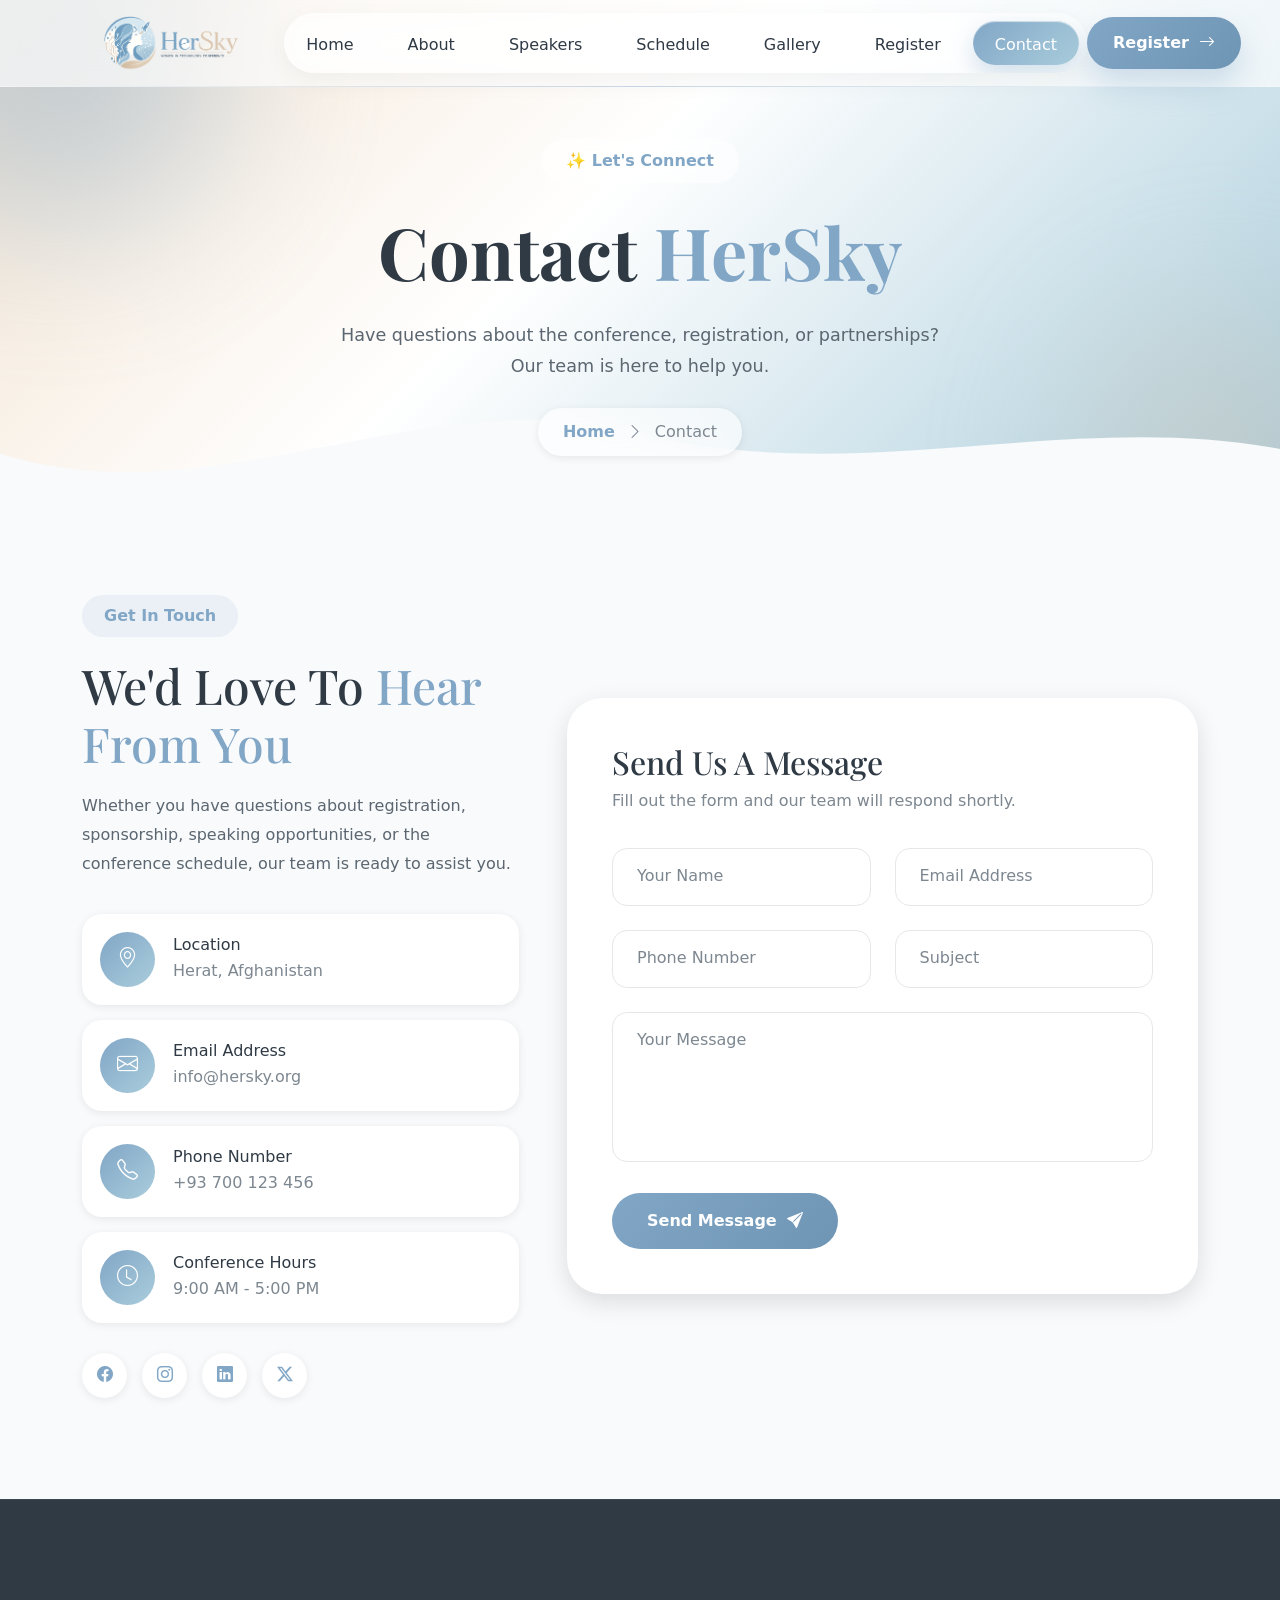
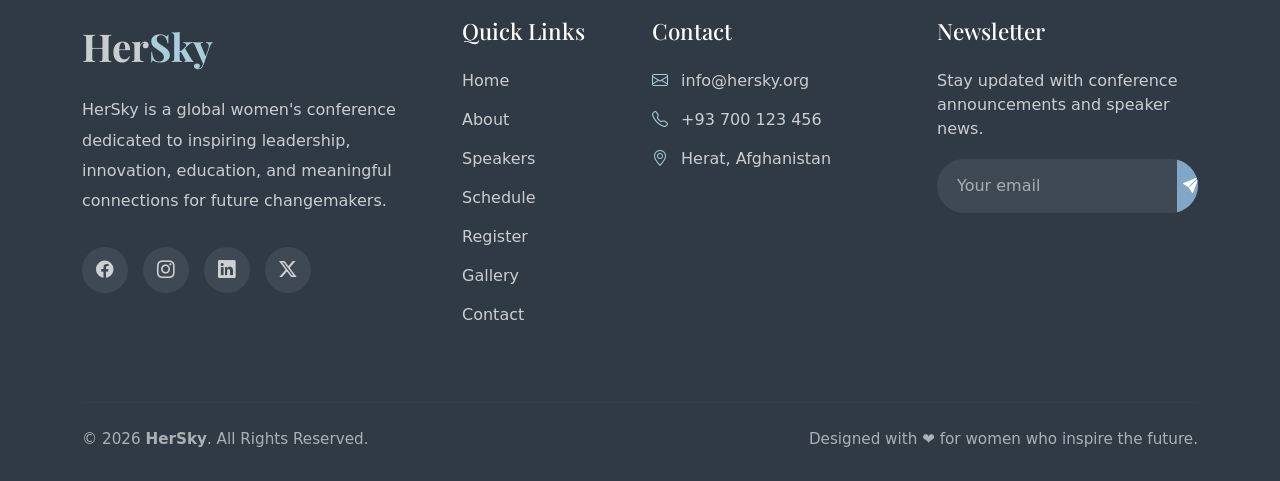
<file: Contact.html>
<!DOCTYPE html>
<html lang="en" dir="ltr">

<head>
    <meta charset="UTF-8">
    <meta name="viewport" content="width=device-width, initial-scale=1.0">
    <link rel="stylesheet" href="./CSS/style.css">
    <!-- Bootstrap CSS -->
    <link href="https://cdn.jsdelivr.net/npm/bootstrap@5.3.3/dist/css/bootstrap.min.css" rel="stylesheet">
    <link rel="icon" type="image/png" href="Azadeh images/icon.png">
    <link rel="preconnect" href="https://fonts.googleapis.com">
    <link rel="preconnect" href="https://fonts.gstatic.com" crossorigin>
    <link
        href="https://fonts.googleapis.com/css2?family=Playfair+Display:wght@600;700&family=Poppins:wght@400;500;600&display=swap"
        rel="stylesheet">

    <link rel="stylesheet" href="https://cdn.jsdelivr.net/npm/bootstrap-icons@1.11.3/font/bootstrap-icons.min.css">
    <title>Contact Conference</title>

</head>

<body>
    <!--================ NAVBAR ================-->

    <nav class="navbar navbar-expand-lg hersky-navbar fixed-top">
        <div class="container">
            <a class="navbar-brand hersky-logo" href="index.html">
                <img src="./Azadeh images/Logo.png" alt="HerSky Logo">
            </a>

            <button class="navbar-toggler" type="button" data-bs-toggle="collapse" data-bs-target="#navbarMenu">
                <span class="navbar-toggler-icon"></span>
            </button>

            <div class="collapse navbar-collapse justify-content-center" id="navbarMenu">

                <ul class="navbar-nav mx-auto">

                    <div class="nav-pill"></div>

                    <li class="nav-item">
                        <a class="nav-link" href="index.html">Home</a>
                    </li>

                    <li class="nav-item">
                        <a class="nav-link" href="About.html">About</a>
                    </li>

                    <li class="nav-item">
                        <a class="nav-link" href="Speakers.html">Speakers</a>
                    </li>

                    <li class="nav-item">
                        <a class="nav-link" href="Schedules.html">Schedule</a>
                    </li>

                    <li class="nav-item">
                        <a class="nav-link" href="Gallery.html">Gallery</a>
                    </li>

                    <li class="nav-item">
                        <a class="nav-link" href="Registration.html">Register</a>
                    </li>

                    <li class="nav-item">
                        <a class="nav-link active" href="Contact.html">Contact</a>
                    </li>

                </ul>

                <a href="Registration.html" class="register-btn">
                    Register
                    <i class="bi bi-arrow-right"></i>
                </a>

            </div>

        </div>

    </nav>

    <!--================ CONTACT HERO START ================-->

    <section class="contact-hero">

        <div class="contact-shape shape-one"></div>
        <div class="contact-shape shape-two"></div>

        <div class="container">

            <div class="contact-hero-content">

                <span class="contact-badge">
                    ✨ Let's Connect
                </span>

                <h1>
                    Contact
                    <span>HerSky</span>
                </h1>

                <p>
                    Have questions about the conference, registration, or partnerships?
                    Our team is here to help you.
                </p>

                <div class="breadcrumb-box">

                    <a href="index.html">
                        Home
                    </a>

                    <i class="bi bi-chevron-right"></i>

                    <span>
                        Contact
                    </span>

                </div>

            </div>

        </div>


        <div class="contact-wave">

            <svg viewBox="0 0 1440 150" preserveAspectRatio="none">

                <path d="M0,96 C240,180 480,0 720,70 C960,140 1200,40 1440,90 L1440,150 L0,150 Z">
                </path>

            </svg>

        </div>


    </section>

    <!--================ CONTACT HERO END ================-->
    <!--================ CONTACT SECTION START ================-->

<section class="contact-section">

<div class="container">

<div class="row align-items-center g-5">


<!-- CONTACT INFO -->

<div class="col-lg-5">

<div class="contact-info-box">

<span class="section-badge">
Get In Touch
</span>

<h2>
We'd Love To
<span>Hear From You</span>
</h2>

<p>
Whether you have questions about registration, sponsorship,
speaking opportunities, or the conference schedule, our team
is ready to assist you.
</p>


<div class="info-card">

<div class="info-icon">
<i class="bi bi-geo-alt"></i>
</div>

<div>
<h5>Location</h5>
<p>Herat, Afghanistan</p>
</div>

</div>



<div class="info-card">

<div class="info-icon">
<i class="bi bi-envelope"></i>
</div>

<div>
<h5>Email Address</h5>
<p>info@hersky.org</p>
</div>

</div>



<div class="info-card">

<div class="info-icon">
<i class="bi bi-telephone"></i>
</div>

<div>
<h5>Phone Number</h5>
<p>+93 700 123 456</p>
</div>

</div>



<div class="info-card">

<div class="info-icon">
<i class="bi bi-clock"></i>
</div>

<div>
<h5>Conference Hours</h5>
<p>9:00 AM - 5:00 PM</p>
</div>

</div>



<div class="contact-social">

<a href="#">
<i class="bi bi-facebook"></i>
</a>

<a href="#">
<i class="bi bi-instagram"></i>
</a>

<a href="#">
<i class="bi bi-linkedin"></i>
</a>

<a href="#">
<i class="bi bi-twitter-x"></i>
</a>

</div>


</div>

</div>



<!-- CONTACT FORM -->

<div class="col-lg-7">


<div class="contact-form-box">


<h3>
Send Us A Message
</h3>

<p>
Fill out the form and our team will respond shortly.
</p>


<form>


<div class="row g-4">


<div class="col-md-6">

<div class="input-box">

<input type="text" required>

<label>
Your Name
</label>

</div>

</div>



<div class="col-md-6">

<div class="input-box">

<input type="email" required>

<label>
Email Address
</label>

</div>

</div>



<div class="col-md-6">

<div class="input-box">

<input type="text" required>

<label>
Phone Number
</label>

</div>

</div>



<div class="col-md-6">

<div class="input-box">

<input type="text" required>

<label>
Subject
</label>

</div>

</div>



<div class="col-12">

<div class="input-box textarea">

<textarea required></textarea>

<label>
Your Message
</label>

</div>

</div>


<div class="col-12">

<button class="contact-submit">

Send Message

<i class="bi bi-send-fill"></i>

</button>

</div>


</div>


</form>


</div>


</div>


</div>

</div>

</section>


<!--================ CONTACT SECTION END ================-->
    <!--================ FOOTER  =================-->
    <footer class="hersky-footer">

        <div class="footer-wave">
            <svg viewBox="0 0 1440 160" preserveAspectRatio="none">
                <path fill="#F8FAFC"
                    d="M0,96L80,101.3C160,107,320,117,480,106.7C640,96,800,64,960,64C1120,64,1280,96,1360,112L1440,128V160H0Z">
                </path>
            </svg>
        </div>
        <div class="container">
            <div class="row gy-5">
                <!-- Brand -->
                <div class="col-lg-4">

                    <a href="#" class="footer-logo">
                        Her<span>Sky</span>
                    </a>

                    <p class="footer-text">
                        HerSky is a global women's conference dedicated to inspiring leadership, innovation, education,
                        and meaningful connections for future changemakers.
                    </p>
                    <div class="footer-social">
                        <a href="#"><i class="bi bi-facebook"></i></a>
                        <a href="#"><i class="bi bi-instagram"></i></a>
                        <a href="#"><i class="bi bi-linkedin"></i></a>
                        <a href="#"><i class="bi bi-twitter-x"></i></a>

                    </div>

                </div>

                <!-- Links -->

                <div class="col-lg-2 col-md-4">

                    <h5>Quick Links</h5>

                    <ul>
                        <li><a href="index.html">Home</a></li>
                        <li><a href="About.html">About</a></li>
                        <li><a href="Speakers.html">Speakers</a></li>
                        <li><a href="Schedule.html">Schedule</a></li>
                        <li><a href="Registration.html">Register</a></li>
                        <li><a href="Gallery.html">Gallery</a></li>
                        <li><a href="Contact.html">Contact</a></li>

                    </ul>

                </div>

                <!-- Contact -->

                <div class="col-lg-3 col-md-4">
                    <h5>Contact</h5>

                    <ul>
                        <li><i class="bi bi-envelope"></i> info@hersky.org</li>
                        <li><i class="bi bi-telephone"></i> +93 700 123 456</li>
                        <li><i class="bi bi-geo-alt"></i> Herat, Afghanistan</li>
                    </ul>

                </div>

                <!-- Newsletter -->
                <div class="col-lg-3 col-md-4">
                    <h5>Newsletter</h5>
                    <p class="newsletter-text">
                        Stay updated with conference announcements and speaker news.
                    </p>
                    <form class="newsletter-form">
                        <input type="email" placeholder="Your email">

                        <button type="submit">

                            <i class="bi bi-send-fill"></i>

                        </button>
                    </form>
                </div>
            </div>

            <hr>
            <div class="footer-bottom">

                <p>
                    © 2026 <strong>HerSky</strong>. All Rights Reserved.
                </p>

                <p>
                    Designed with ❤️ for women who inspire the future.
                </p>
            </div>
        </div>
    </footer>
    <script src="https://cdn.jsdelivr.net/npm/bootstrap@5.3.3/dist/js/bootstrap.bundle.min.js"></script>
    <script>
        const nav = document.querySelector(".navbar-nav");
        const pill = document.querySelector(".nav-pill");
        const links = document.querySelectorAll(".nav-link");

        function movePill(element) {
            if (!element || window.innerWidth < 992) return;

            const navRect = nav.getBoundingClientRect();
            const linkRect = element.getBoundingClientRect();

            pill.style.width = `${linkRect.width}px`;
            pill.style.left = `${linkRect.left - navRect.left}px`;
        }

        const activeLink = document.querySelector(".nav-link.active");

        movePill(activeLink);

        links.forEach(link => {

            link.addEventListener("mouseenter", () => {

                movePill(link);

            });

        });


        nav.addEventListener("mouseleave", () => {

            movePill(activeLink);

        });


        // Navbar glass effect on scroll

        const navbar = document.querySelector(".hersky-navbar");

        window.addEventListener("scroll", () => {

            if (window.scrollY > 40) {

                navbar.classList.add("scrolled");

            } else {

                navbar.classList.remove("scrolled");

            }

        });


        // Update pill when screen changes

        window.addEventListener("resize", () => {

            movePill(activeLink);

        });

    </script>
</body>

</html>
</file>
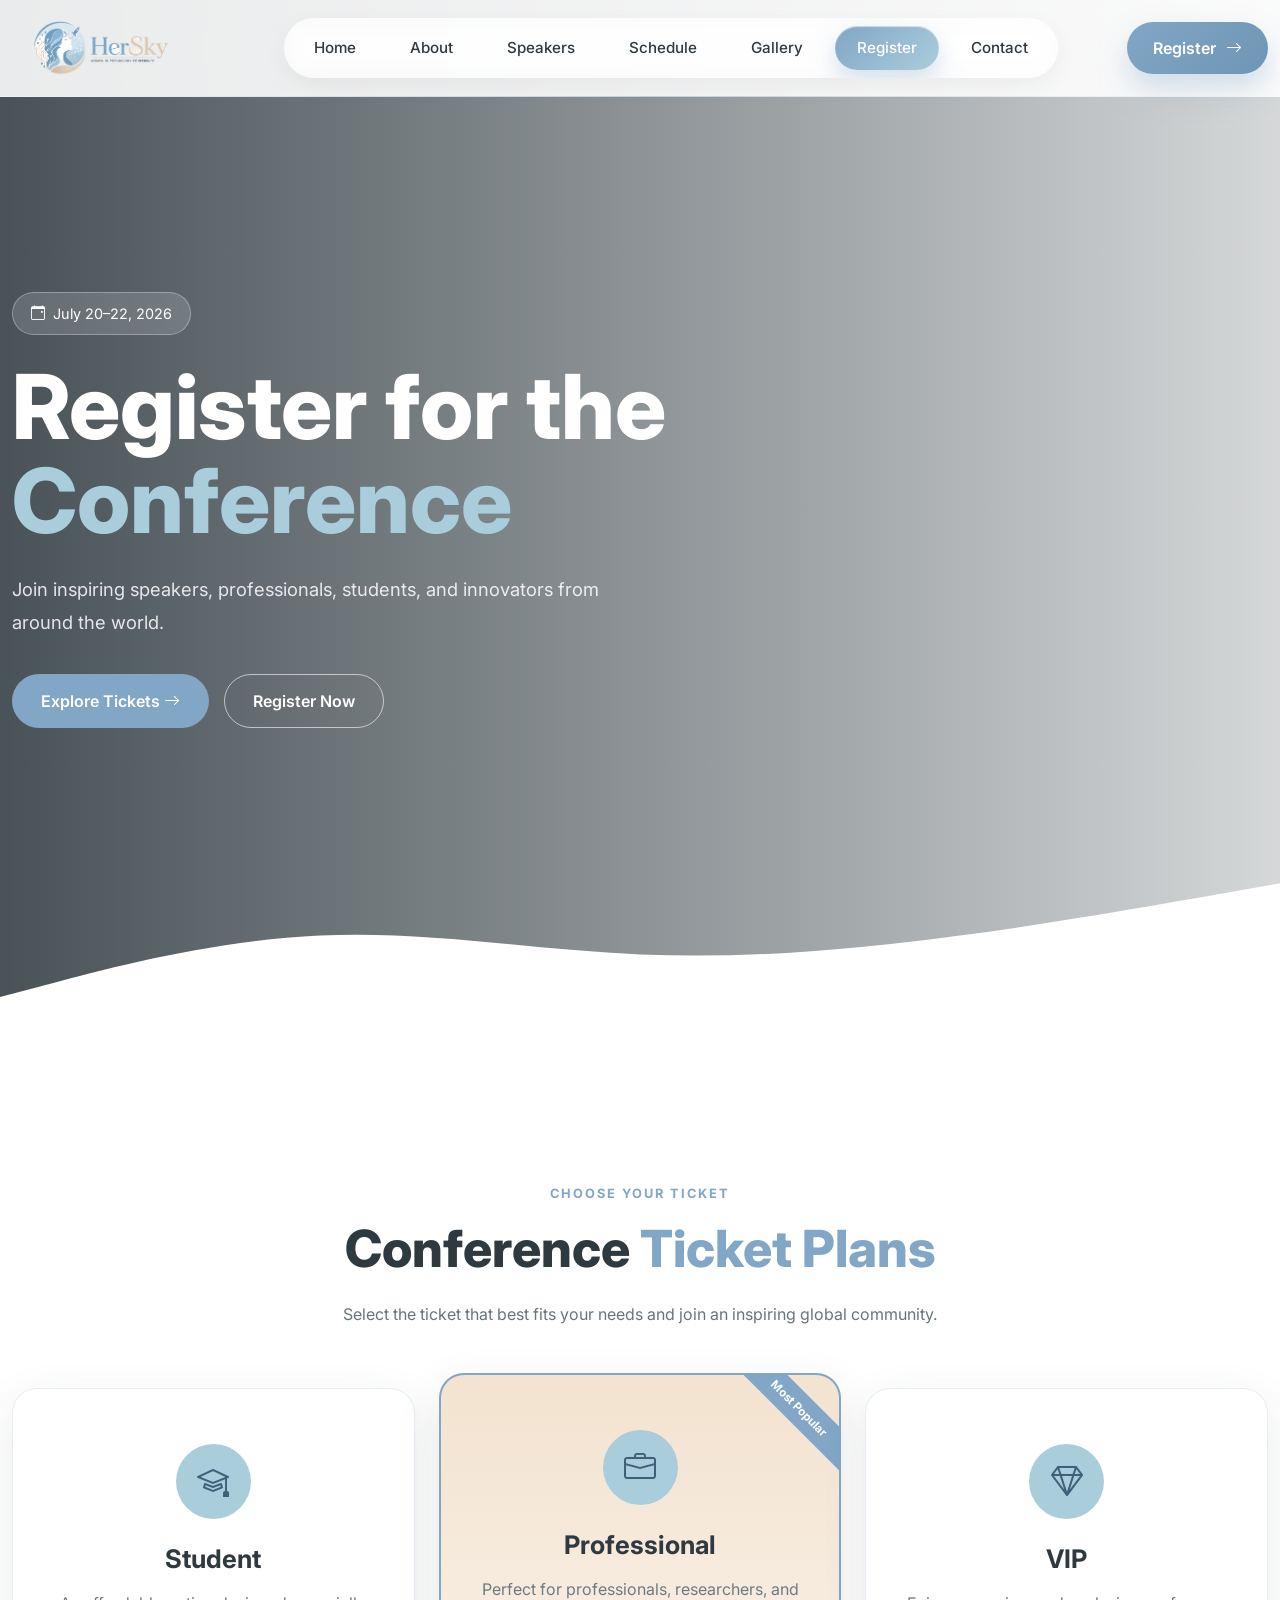
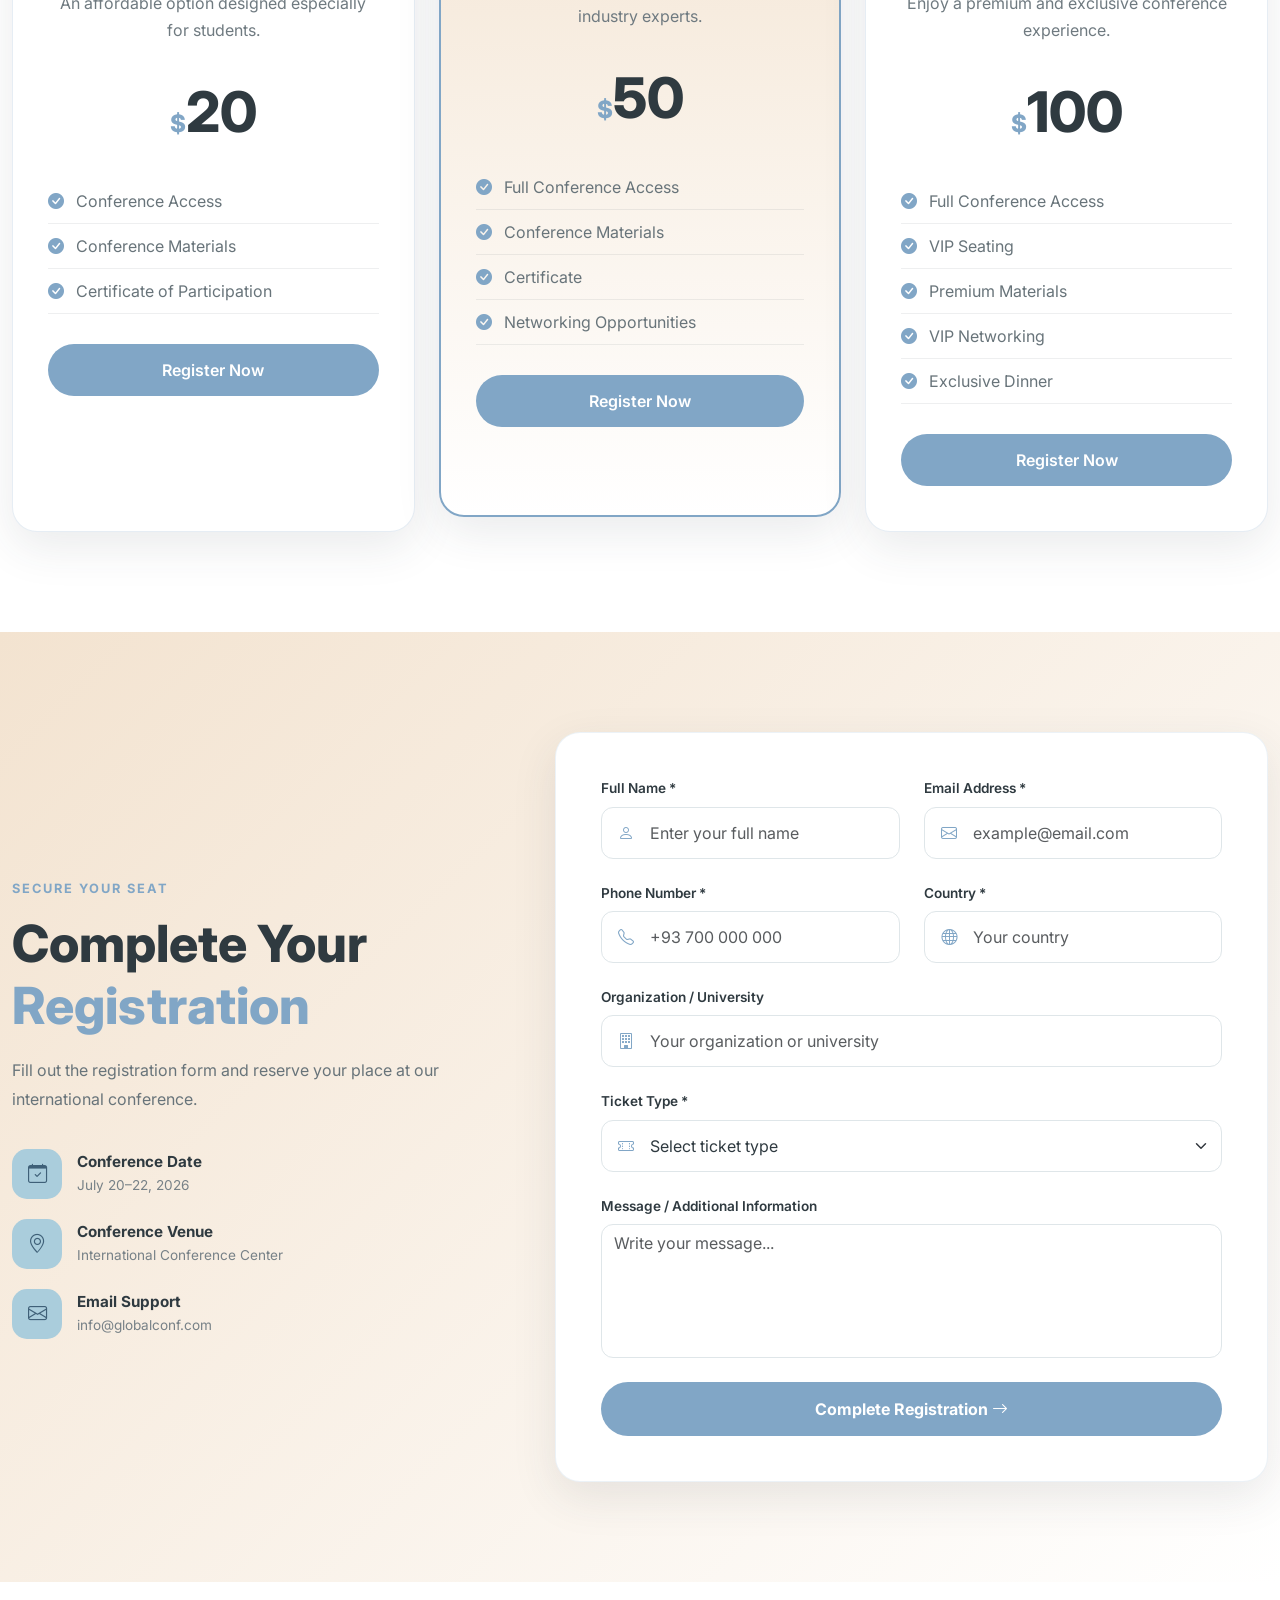
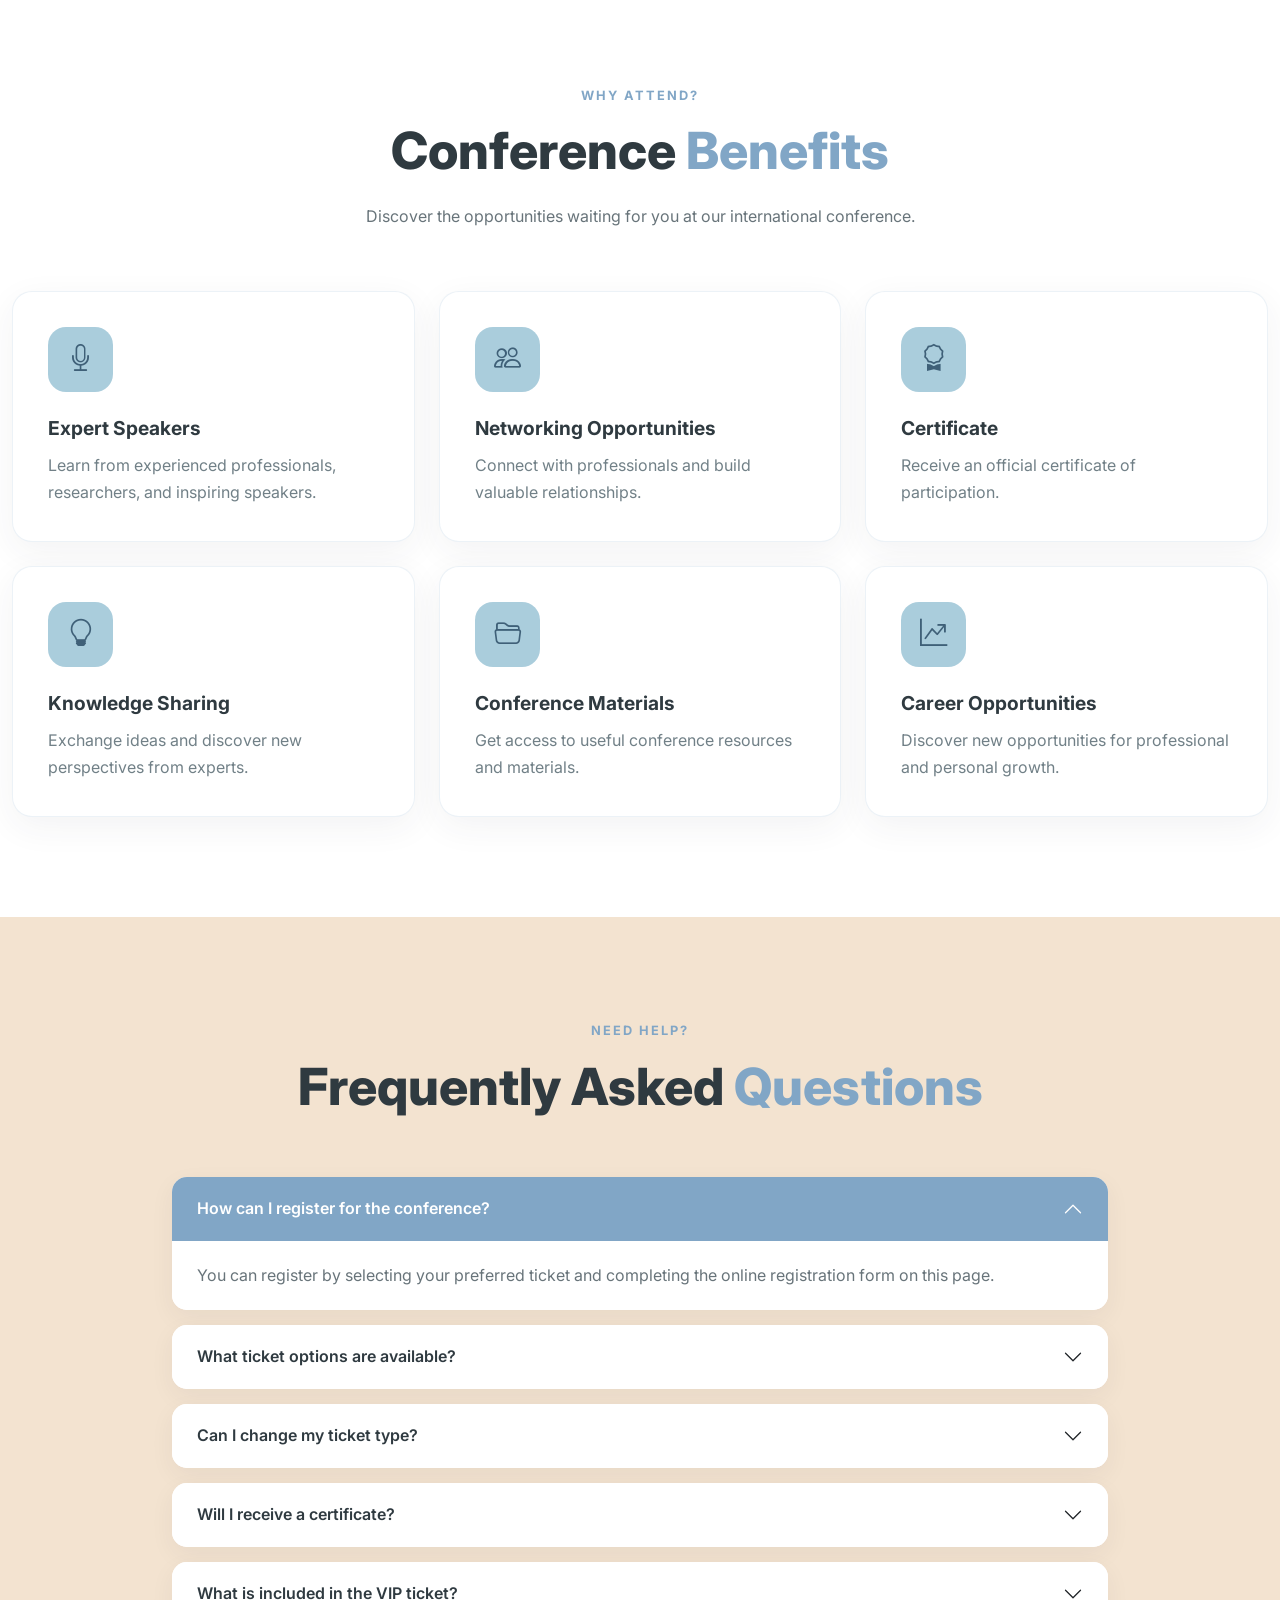
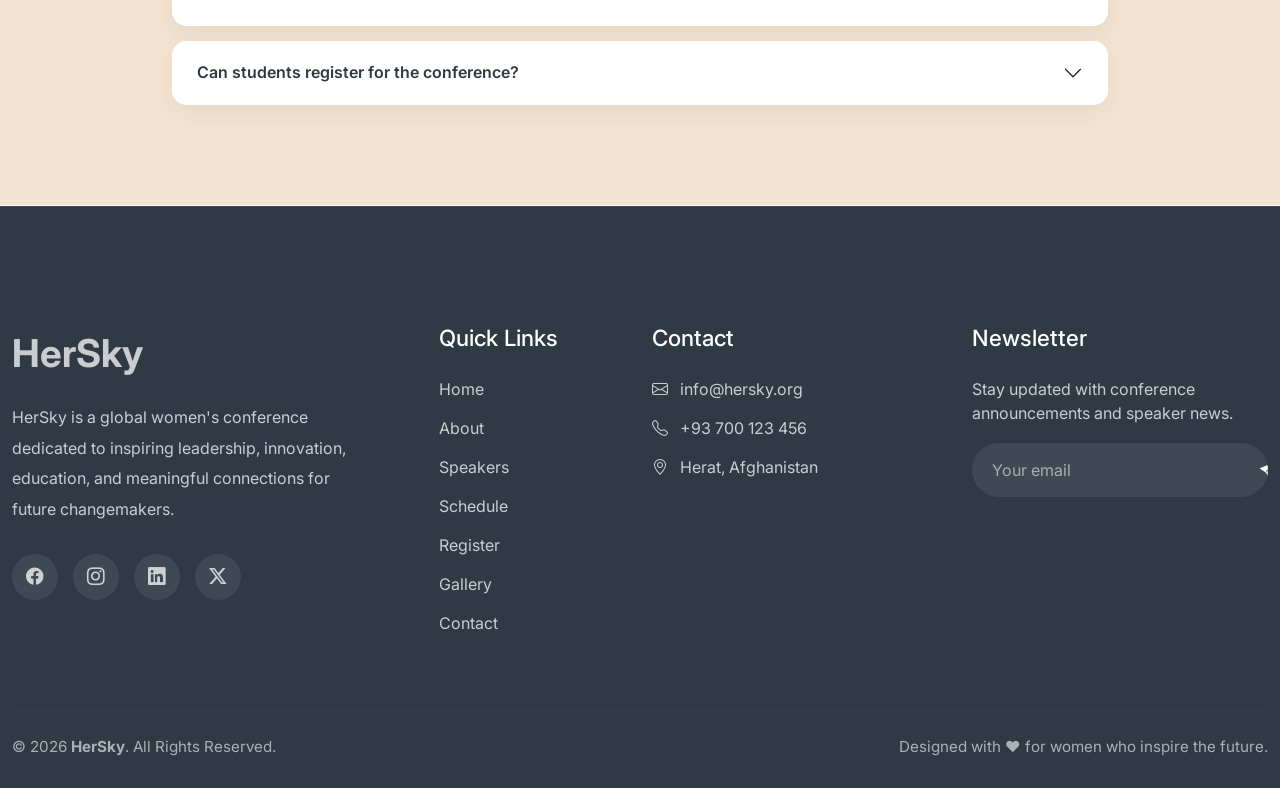
<file: Registration.html>
<!DOCTYPE html>
<html lang="en">
<head>
    <meta charset="UTF-8">
    <meta name="viewport" content="width=device-width, initial-scale=1.0">
    <title>Conference Registration</title>

    <!-- Bootstrap CSS -->
    <link
        href="https://cdn.jsdelivr.net/npm/bootstrap@5.3.3/dist/css/bootstrap.min.css"
        rel="stylesheet"
    >
    <link rel="icon" type="image/png" href="Azadeh images/icon.png">
    <!-- Bootstrap Icons -->
    <link
        rel="stylesheet"
        href="https://cdn.jsdelivr.net/npm/bootstrap-icons@1.11.3/font/bootstrap-icons.min.css"
    >

    <!-- Google Font -->
    <link rel="preconnect" href="https://fonts.googleapis.com">
    <link rel="preconnect" href="https://fonts.gstatic.com" crossorigin>
    <link
        href="https://fonts.googleapis.com/css2?family=Inter:wght@300;400;500;600;700;800&display=swap"
        rel="stylesheet"
    >

    <!-- Registration CSS -->
    <link rel="stylesheet" href="./CSS/Registration.css">
</head>
<body>
  <!--================ NAVBAR ================-->

    <nav class="navbar navbar-expand-lg hersky-navbar fixed-top">

        <div class="container">

            <a class="navbar-brand hersky-logo" href="index.html">
                <img src="./Azadeh images/Logo.png" alt="HerSky Logo">
            </a>

            <button class="navbar-toggler" type="button" data-bs-toggle="collapse" data-bs-target="#navbarMenu">
                <span class="navbar-toggler-icon"></span>
            </button>

            <div class="collapse navbar-collapse justify-content-center" id="navbarMenu">

                <ul class="navbar-nav mx-auto">

                    <div class="nav-pill"></div>

                    <li class="nav-item">
                        <a class="nav-link" href="index.html">Home</a>
                    </li>

                    <li class="nav-item">
                        <a class="nav-link" href="About.html">About</a>
                    </li>

                    <li class="nav-item">
                        <a class="nav-link" href="Speakers.html">Speakers</a>
                    </li>

                    <li class="nav-item">
                        <a class="nav-link" href="Schedules.html">Schedule</a>
                    </li>

                    <li class="nav-item">
                        <a class="nav-link" href="Gallery.html">Gallery</a>
                    </li>

                    <li class="nav-item">
                        <a class="nav-link active" href="Registration.html">Register</a>
                    </li>

                    <li class="nav-item">
                        <a class="nav-link" href="Contact.html">Contact</a>
                    </li>

                </ul>

                <a href="Registration.html" class="register-btn">
                    Register
                    <i class="bi bi-arrow-right"></i>
                </a>

            </div>

        </div>

    </nav>


<!-- =========================
     HERO / REGISTRATION BANNER
========================= -->
<section class="registration-hero" id="home">

    <div class="hero-overlay"></div>

    <div class="container hero-content">

        <div class="row align-items-center">

            <div class="col-lg-8">

                <span class="hero-badge">
                    <i class="bi bi-calendar-event"></i>
                    July 20–22, 2026
                </span>

                <h1>
                    Register for the
                    <span>Conference</span>
                </h1>

                <p>
                    Join inspiring speakers, professionals, students,
                    and innovators from around the world.
                </p>

                <div class="hero-buttons">

                    <a href="#tickets" class="btn primary-btn">
                        Explore Tickets
                        <i class="bi bi-arrow-right"></i>
                    </a>

                    <a href="#registration-form" class="btn outline-btn">
                        Register Now
                    </a>

                </div>

            </div>

        </div>

    </div>
      <!-- SVG Wave -->

    <div class="wave">

                        <svg xmlns="http://www.w3.org/2000/svg" viewBox="0 0 1440 320">

                                <path fill="#ffffff" fill-opacity="1"
                                        d="M0,224L60,208C120,192,240,160,360,154.7C480,149,600,171,720,176C840,181,960,171,1080,154.7C1200,139,1320,117,1380,106.7L1440,96L1440,320L0,320Z">

                                </path>

                        </svg>

                </div>

</section>

<!-- =========================
     TICKET PLANS
========================= -->
<section class="tickets-section section-padding" id="tickets">

    <div class="container">

        <div class="section-heading text-center">

            <span class="section-label">
                Choose Your Ticket
            </span>

            <h2>
                Conference <span>Ticket Plans</span>
            </h2>

            <p>
                Select the ticket that best fits your needs
                and join an inspiring global community.
            </p>

        </div>


        <div class="row g-4 justify-content-center">


            <!-- STUDENT -->
            <div class="col-lg-4 col-md-6">

                <div class="ticket-card">

                    <div class="ticket-icon">
                        <i class="bi bi-mortarboard"></i>
                    </div>

                    <h3>Student</h3>

                    <p class="ticket-description">
                        An affordable option designed
                        especially for students.
                    </p>

                    <div class="ticket-price">
                        <span>$</span>20
                    </div>

                    <ul class="ticket-features">

                        <li>
                            <i class="bi bi-check-circle-fill"></i>
                            Conference Access
                        </li>

                        <li>
                            <i class="bi bi-check-circle-fill"></i>
                            Conference Materials
                        </li>

                        <li>
                            <i class="bi bi-check-circle-fill"></i>
                            Certificate of Participation
                        </li>

                    </ul>

                    <a
                        href="#registration-form"
                        class="btn ticket-btn"
                        data-ticket="Student"
                    >
                        Register Now
                    </a>

                </div>

            </div>


            <!-- PROFESSIONAL -->
            <div class="col-lg-4 col-md-6">

                <div class="ticket-card popular-card">

                    <div class="popular-badge">
                        Most Popular
                    </div>

                    <div class="ticket-icon">
                        <i class="bi bi-briefcase"></i>
                    </div>

                    <h3>Professional</h3>

                    <p class="ticket-description">
                        Perfect for professionals,
                        researchers, and industry experts.
                    </p>

                    <div class="ticket-price">
                        <span>$</span>50
                    </div>

                    <ul class="ticket-features">

                        <li>
                            <i class="bi bi-check-circle-fill"></i>
                            Full Conference Access
                        </li>

                        <li>
                            <i class="bi bi-check-circle-fill"></i>
                            Conference Materials
                        </li>

                        <li>
                            <i class="bi bi-check-circle-fill"></i>
                            Certificate
                        </li>

                        <li>
                            <i class="bi bi-check-circle-fill"></i>
                            Networking Opportunities
                        </li>

                    </ul>

                    <a
                        href="#registration-form"
                        class="btn ticket-btn"
                        data-ticket="Professional"
                    >
                        Register Now
                    </a>

                </div>

            </div>


            <!-- VIP -->
            <div class="col-lg-4 col-md-6">

                <div class="ticket-card">

                    <div class="ticket-icon">
                        <i class="bi bi-gem"></i>
                    </div>

                    <h3>VIP</h3>

                    <p class="ticket-description">
                        Enjoy a premium and exclusive
                        conference experience.
                    </p>

                    <div class="ticket-price">
                        <span>$</span>100
                    </div>

                    <ul class="ticket-features">

                        <li>
                            <i class="bi bi-check-circle-fill"></i>
                            Full Conference Access
                        </li>

                        <li>
                            <i class="bi bi-check-circle-fill"></i>
                            VIP Seating
                        </li>

                        <li>
                            <i class="bi bi-check-circle-fill"></i>
                            Premium Materials
                        </li>

                        <li>
                            <i class="bi bi-check-circle-fill"></i>
                            VIP Networking
                        </li>

                        <li>
                            <i class="bi bi-check-circle-fill"></i>
                            Exclusive Dinner
                        </li>

                    </ul>

                    <a
                        href="#registration-form"
                        class="btn ticket-btn"
                        data-ticket="VIP"
                    >
                        Register Now
                    </a>

                </div>

            </div>

        </div>

    </div>

</section>


<!-- =========================
     REGISTRATION FORM
========================= -->
<section
    class="registration-form-section section-padding"
    id="registration-form"
>

    <div class="container">

        <div class="row align-items-center g-5">

            <div class="col-lg-5">

                <span class="section-label">
                    Secure Your Seat
                </span>

                <h2>
                    Complete Your
                    <span>Registration</span>
                </h2>

                <p>
                    Fill out the registration form and reserve
                    your place at our international conference.
                </p>

                <div class="form-info">

                    <div class="info-item">
                        <div class="info-icon">
                            <i class="bi bi-calendar-check"></i>
                        </div>

                        <div>
                            <h5>Conference Date</h5>
                            <p>July 20–22, 2026</p>
                        </div>
                    </div>


                    <div class="info-item">
                        <div class="info-icon">
                            <i class="bi bi-geo-alt"></i>
                        </div>

                        <div>
                            <h5>Conference Venue</h5>
                            <p>International Conference Center</p>
                        </div>
                    </div>


                    <div class="info-item">
                        <div class="info-icon">
                            <i class="bi bi-envelope"></i>
                        </div>

                        <div>
                            <h5>Email Support</h5>
                            <p>info@globalconf.com</p>
                        </div>
                    </div>

                </div>

            </div>


            <div class="col-lg-7">

                <div class="registration-form-card">

                    <div
                        id="successMessage"
                        class="alert success-message d-none"
                    >
                        <i class="bi bi-check-circle-fill"></i>
                        Thank you! Your registration has been
                        successfully submitted.
                    </div>


                    <form id="conferenceRegistrationForm"
                          novalidate>

                        <div class="row g-4">

                            <div class="col-md-6">

                                <label for="fullName">
                                    Full Name *
                                </label>

                                <div class="input-group-custom">

                                    <i class="bi bi-person"></i>

                                    <input
                                        type="text"
                                        id="fullName"
                                        class="form-control"
                                        placeholder="Enter your full name"
                                        required
                                    >

                                </div>

                                <div class="invalid-feedback">
                                    Please enter your full name.
                                </div>

                            </div>


                            <div class="col-md-6">

                                <label for="email">
                                    Email Address *
                                </label>

                                <div class="input-group-custom">

                                    <i class="bi bi-envelope"></i>

                                    <input
                                        type="email"
                                        id="email"
                                        class="form-control"
                                        placeholder="example@email.com"
                                        required
                                    >

                                </div>

                                <div class="invalid-feedback">
                                    Please enter a valid email.
                                </div>

                            </div>


                            <div class="col-md-6">

                                <label for="phone">
                                    Phone Number *
                                </label>

                                <div class="input-group-custom">

                                    <i class="bi bi-telephone"></i>

                                    <input
                                        type="tel"
                                        id="phone"
                                        class="form-control"
                                        placeholder="+93 700 000 000"
                                        required
                                    >

                                </div>

                                <div class="invalid-feedback">
                                    Please enter your phone number.
                                </div>

                            </div>


                            <div class="col-md-6">

                                <label for="country">
                                    Country *
                                </label>

                                <div class="input-group-custom">

                                    <i class="bi bi-globe"></i>

                                    <input
                                        type="text"
                                        id="country"
                                        class="form-control"
                                        placeholder="Your country"
                                        required
                                    >

                                </div>

                                <div class="invalid-feedback">
                                    Please enter your country.
                                </div>

                            </div>


                            <div class="col-12">

                                <label for="organization">
                                    Organization / University
                                </label>

                                <div class="input-group-custom">

                                    <i class="bi bi-building"></i>

                                    <input
                                        type="text"
                                        id="organization"
                                        class="form-control"
                                        placeholder="Your organization or university"
                                    >

                                </div>

                            </div>


                            <div class="col-12">

                                <label for="ticketType">
                                    Ticket Type *
                                </label>

                                <div class="input-group-custom">

                                    <i class="bi bi-ticket-perforated"></i>

                                    <select
                                        id="ticketType"
                                        class="form-select"
                                        required
                                    >

                                        <option value="">
                                            Select ticket type
                                        </option>

                                        <option value="Student">
                                            Student - $20
                                        </option>

                                        <option value="Professional">
                                            Professional - $50
                                        </option>

                                        <option value="VIP">
                                            VIP - $100
                                        </option>

                                    </select>

                                </div>

                                <div class="invalid-feedback">
                                    Please select a ticket type.
                                </div>

                            </div>


                            <div class="col-12">

                                <label for="message">
                                    Message / Additional Information
                                </label>

                                <textarea
                                    id="message"
                                    class="form-control"
                                    rows="5"
                                    placeholder="Write your message..."
                                ></textarea>

                            </div>


                            <div class="col-12">

                                <button
                                    type="submit"
                                    class="btn submit-btn"
                                >
                                    Complete Registration
                                    <i class="bi bi-arrow-right"></i>
                                </button>

                            </div>

                        </div>

                    </form>

                </div>

            </div>

        </div>

    </div>

</section>


<!-- =========================
     CONFERENCE BENEFITS
========================= -->
<section
    class="benefits-section section-padding"
    id="benefits"
>

    <div class="container">

        <div class="section-heading text-center">

            <span class="section-label">
                Why Attend?
            </span>

            <h2>
                Conference <span>Benefits</span>
            </h2>

            <p>
                Discover the opportunities waiting for you
                at our international conference.
            </p>

        </div>


        <div class="row g-4">


            <div class="col-lg-4 col-md-6">

                <div class="benefit-card">

                    <div class="benefit-icon">
                        <i class="bi bi-mic"></i>
                    </div>

                    <h4>Expert Speakers</h4>

                    <p>
                        Learn from experienced professionals,
                        researchers, and inspiring speakers.
                    </p>

                </div>

            </div>


            <div class="col-lg-4 col-md-6">

                <div class="benefit-card">

                    <div class="benefit-icon">
                        <i class="bi bi-people"></i>
                    </div>

                    <h4>Networking Opportunities</h4>

                    <p>
                        Connect with professionals and build
                        valuable relationships.
                    </p>

                </div>

            </div>


            <div class="col-lg-4 col-md-6">

                <div class="benefit-card">

                    <div class="benefit-icon">
                        <i class="bi bi-award"></i>
                    </div>

                    <h4>Certificate</h4>

                    <p>
                        Receive an official certificate
                        of participation.
                    </p>

                </div>

            </div>


            <div class="col-lg-4 col-md-6">

                <div class="benefit-card">

                    <div class="benefit-icon">
                        <i class="bi bi-lightbulb"></i>
                    </div>

                    <h4>Knowledge Sharing</h4>

                    <p>
                        Exchange ideas and discover new
                        perspectives from experts.
                    </p>

                </div>

            </div>


            <div class="col-lg-4 col-md-6">

                <div class="benefit-card">

                    <div class="benefit-icon">
                        <i class="bi bi-folder2-open"></i>
                    </div>

                    <h4>Conference Materials</h4>

                    <p>
                        Get access to useful conference
                        resources and materials.
                    </p>

                </div>

            </div>


            <div class="col-lg-4 col-md-6">

                <div class="benefit-card">

                    <div class="benefit-icon">
                        <i class="bi bi-graph-up-arrow"></i>
                    </div>

                    <h4>Career Opportunities</h4>

                    <p>
                        Discover new opportunities for
                        professional and personal growth.
                    </p>

                </div>

            </div>

        </div>

    </div>

</section>


<!-- =========================
     FAQ
========================= -->
<section class="faq-section section-padding" id="faq">

    <div class="container">

        <div class="section-heading text-center">

            <span class="section-label">
                Need Help?
            </span>

            <h2>
                Frequently Asked <span>Questions</span>
            </h2>

        </div>


        <div class="row justify-content-center">

            <div class="col-lg-9">

                <div class="accordion" id="faqAccordion">


                    <div class="accordion-item">

                        <h2 class="accordion-header">

                            <button
                                class="accordion-button"
                                type="button"
                                data-bs-toggle="collapse"
                                data-bs-target="#faqOne"
                            >
                                How can I register for the conference?
                            </button>

                        </h2>

                        <div
                            id="faqOne"
                            class="accordion-collapse collapse show"
                            data-bs-parent="#faqAccordion"
                        >

                            <div class="accordion-body">

                                You can register by selecting your preferred
                                ticket and completing the online registration
                                form on this page.

                            </div>

                        </div>

                    </div>


                    <div class="accordion-item">

                        <h2 class="accordion-header">

                            <button
                                class="accordion-button collapsed"
                                type="button"
                                data-bs-toggle="collapse"
                                data-bs-target="#faqTwo"
                            >
                                What ticket options are available?
                            </button>

                        </h2>

                        <div
                            id="faqTwo"
                            class="accordion-collapse collapse"
                            data-bs-parent="#faqAccordion"
                        >

                            <div class="accordion-body">

                                We offer three ticket options:
                                Student, Professional, and VIP.

                            </div>

                        </div>

                    </div>


                    <div class="accordion-item">

                        <h2 class="accordion-header">

                            <button
                                class="accordion-button collapsed"
                                type="button"
                                data-bs-toggle="collapse"
                                data-bs-target="#faqThree"
                            >
                                Can I change my ticket type?
                            </button>

                        </h2>

                        <div
                            id="faqThree"
                            class="accordion-collapse collapse"
                            data-bs-parent="#faqAccordion"
                        >

                            <div class="accordion-body">

                                Yes. Please contact our support team
                                before the conference date to request
                                a ticket change.

                            </div>

                        </div>

                    </div>


                    <div class="accordion-item">

                        <h2 class="accordion-header">

                            <button
                                class="accordion-button collapsed"
                                type="button"
                                data-bs-toggle="collapse"
                                data-bs-target="#faqFour"
                            >
                                Will I receive a certificate?
                            </button>

                        </h2>

                        <div
                            id="faqFour"
                            class="accordion-collapse collapse"
                            data-bs-parent="#faqAccordion"
                        >

                            <div class="accordion-body">

                                Yes. Registered participants will receive
                                a certificate of participation.

                            </div>

                        </div>

                    </div>


                    <div class="accordion-item">

                        <h2 class="accordion-header">

                            <button
                                class="accordion-button collapsed"
                                type="button"
                                data-bs-toggle="collapse"
                                data-bs-target="#faqFive"
                            >
                                What is included in the VIP ticket?
                            </button>

                        </h2>

                        <div
                            id="faqFive"
                            class="accordion-collapse collapse"
                            data-bs-parent="#faqAccordion"
                        >

                            <div class="accordion-body">

                                The VIP ticket includes full conference
                                access, VIP seating, premium materials,
                                VIP networking, and an exclusive dinner.

                            </div>

                        </div>

                    </div>


                    <div class="accordion-item">

                        <h2 class="accordion-header">

                            <button
                                class="accordion-button collapsed"
                                type="button"
                                data-bs-toggle="collapse"
                                data-bs-target="#faqSix"
                            >
                                Can students register for the conference?
                            </button>

                        </h2>

                        <div
                            id="faqSix"
                            class="accordion-collapse collapse"
                            data-bs-parent="#faqAccordion"
                        >

                            <div class="accordion-body">

                                Yes. Students can register using
                                the special Student Ticket.

                            </div>

                        </div>

                    </div>

                </div>

            </div>

        </div>

    </div>

</section>

    <!--================ FOOTER  =================-->
    <footer class="hersky-footer">

        <div class="footer-wave">
            <svg viewBox="0 0 1440 160" preserveAspectRatio="none">
                <path fill="#F8FAFC"
                    d="M0,96L80,101.3C160,107,320,117,480,106.7C640,96,800,64,960,64C1120,64,1280,96,1360,112L1440,128V160H0Z">
                </path>
            </svg>
        </div>
        <div class="container">
            <div class="row gy-5">
                <!-- Brand -->
                <div class="col-lg-4">

                    <a href="#" class="footer-logo">
                        Her<span>Sky</span>
                    </a>

                    <p class="footer-text">
                        HerSky is a global women's conference dedicated to inspiring leadership, innovation, education,
                        and meaningful connections for future changemakers.
                    </p>
                    <div class="footer-social">
                        <a href="#"><i class="bi bi-facebook"></i></a>
                        <a href="#"><i class="bi bi-instagram"></i></a>
                        <a href="#"><i class="bi bi-linkedin"></i></a>
                        <a href="#"><i class="bi bi-twitter-x"></i></a>

                    </div>

                </div>

                <!-- Links -->

                <div class="col-lg-2 col-md-4">

                    <h5>Quick Links</h5>

                    <ul>
                        <li><a href="index.html">Home</a></li>
                        <li><a href="About.html">About</a></li>
                        <li><a href="Speakers.html">Speakers</a></li>
                        <li><a href="Schedule.html">Schedule</a></li>
                        <li><a href="Registration.html">Register</a></li>
                        <li><a href="Gallery.html">Gallery</a></li>
                        <li><a href="Contact.html">Contact</a></li>

                    </ul>

                </div>

                <!-- Contact -->

                <div class="col-lg-3 col-md-4">
                    <h5>Contact</h5>

                    <ul>
                        <li><i class="bi bi-envelope"></i> info@hersky.org</li>
                        <li><i class="bi bi-telephone"></i> +93 700 123 456</li>
                        <li><i class="bi bi-geo-alt"></i> Herat, Afghanistan</li>
                    </ul>

                </div>

                <!-- Newsletter -->
                <div class="col-lg-3 col-md-4">
                    <h5>Newsletter</h5>
                    <p class="newsletter-text">
                        Stay updated with conference announcements and speaker news.
                    </p>
                    <form class="newsletter-form">
                        <input type="email" placeholder="Your email">

                        <button type="submit">

                            <i class="bi bi-send-fill"></i>

                        </button>
                    </form>
                </div>
            </div>

            <hr>
            <div class="footer-bottom">

                <p>
                    © 2026 <strong>HerSky</strong>. All Rights Reserved.
                </p>

                <p>
                    Designed with ❤️ for women who inspire the future.
                </p>
            </div>
        </div>
    </footer>
    <script src="https://cdn.jsdelivr.net/npm/bootstrap@5.3.3/dist/js/bootstrap.bundle.min.js"></script>
    <script>
        const nav = document.querySelector(".navbar-nav");
        const pill = document.querySelector(".nav-pill");
        const links = document.querySelectorAll(".nav-link");

        function movePill(element) {
            if (!element || window.innerWidth < 992) return;

            const navRect = nav.getBoundingClientRect();
            const linkRect = element.getBoundingClientRect();

            pill.style.width = `${linkRect.width}px`;
            pill.style.left = `${linkRect.left - navRect.left}px`;
        }

        const activeLink = document.querySelector(".nav-link.active");

        movePill(activeLink);

        links.forEach(link => {

            link.addEventListener("mouseenter", () => {

                movePill(link);

            });

        });


        nav.addEventListener("mouseleave", () => {

            movePill(activeLink);

        });


        // Navbar glass effect on scroll

        const navbar = document.querySelector(".hersky-navbar");

        window.addEventListener("scroll", () => {

            if (window.scrollY > 40) {

                navbar.classList.add("scrolled");

            } else {

                navbar.classList.remove("scrolled");

            }

        });


        // Update pill when screen changes

        window.addEventListener("resize", () => {

            movePill(activeLink);

        });

    </script>
</body>
</html>
</file>
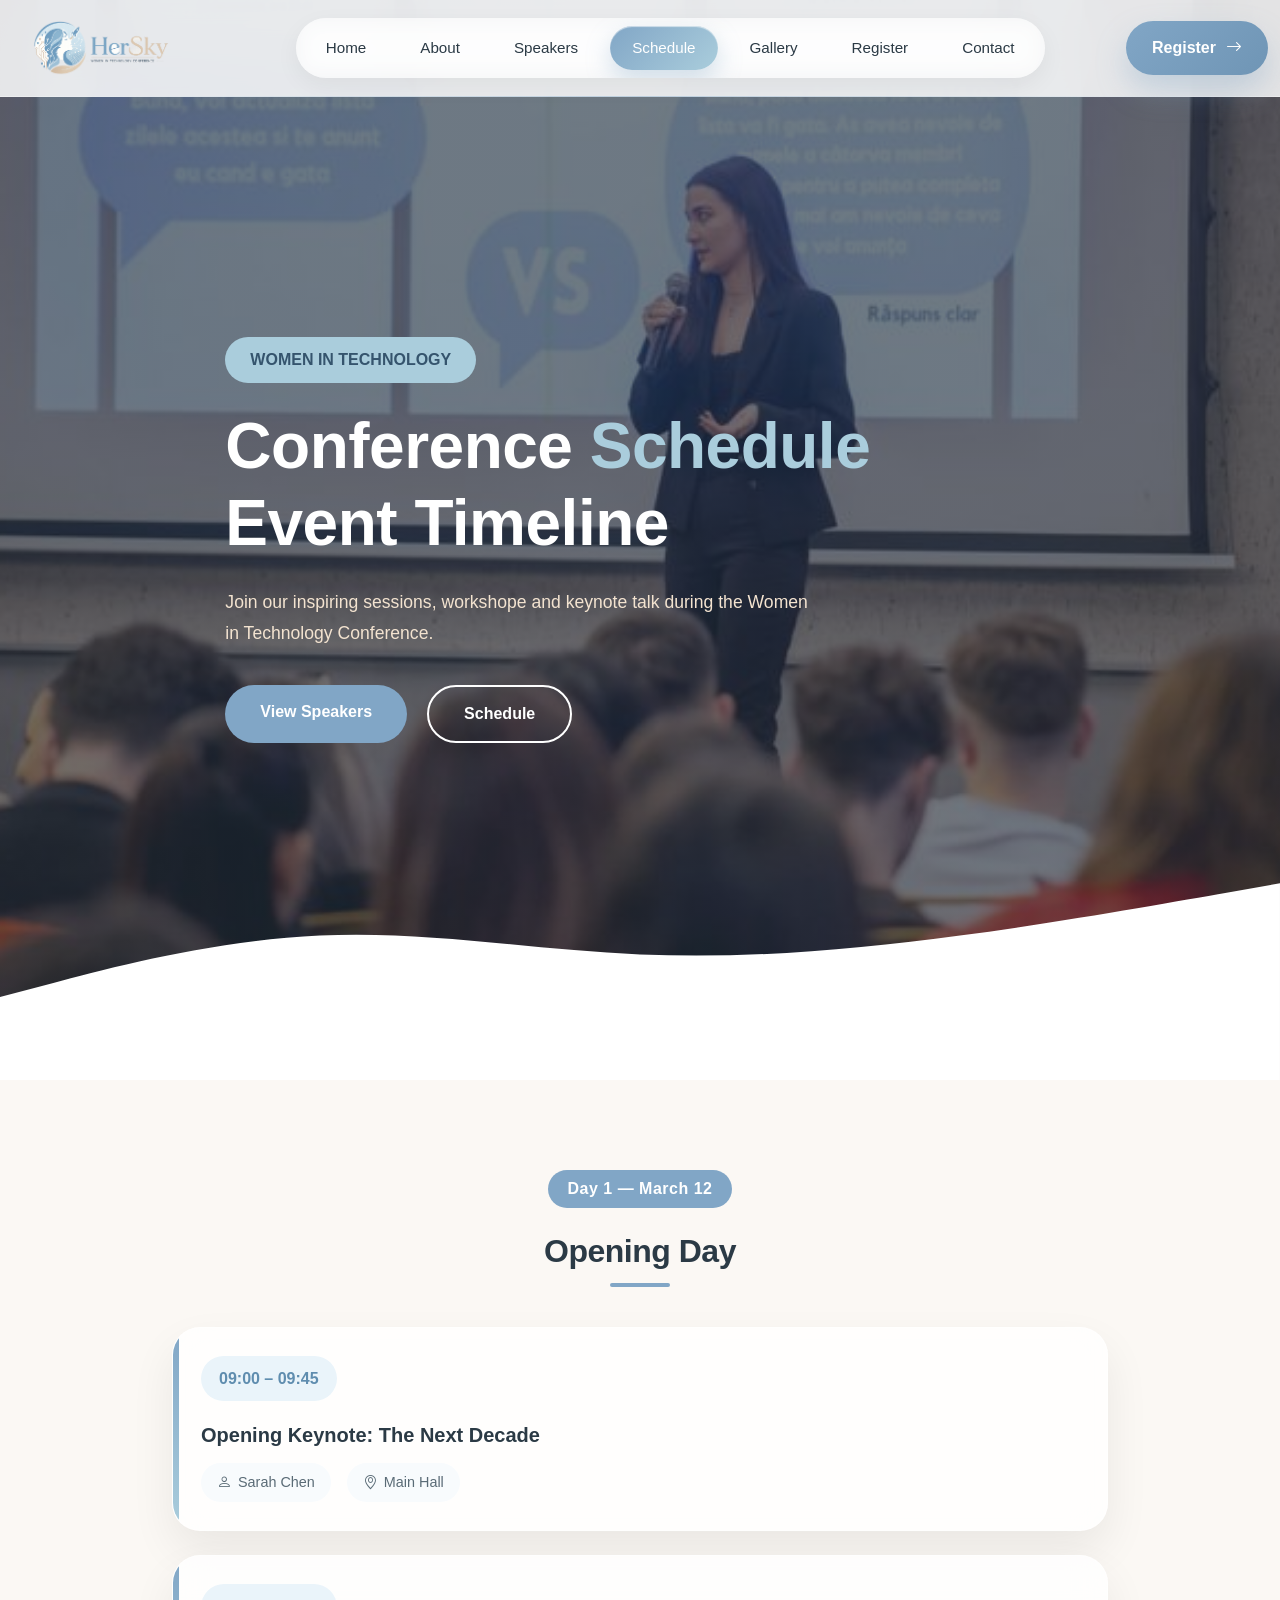
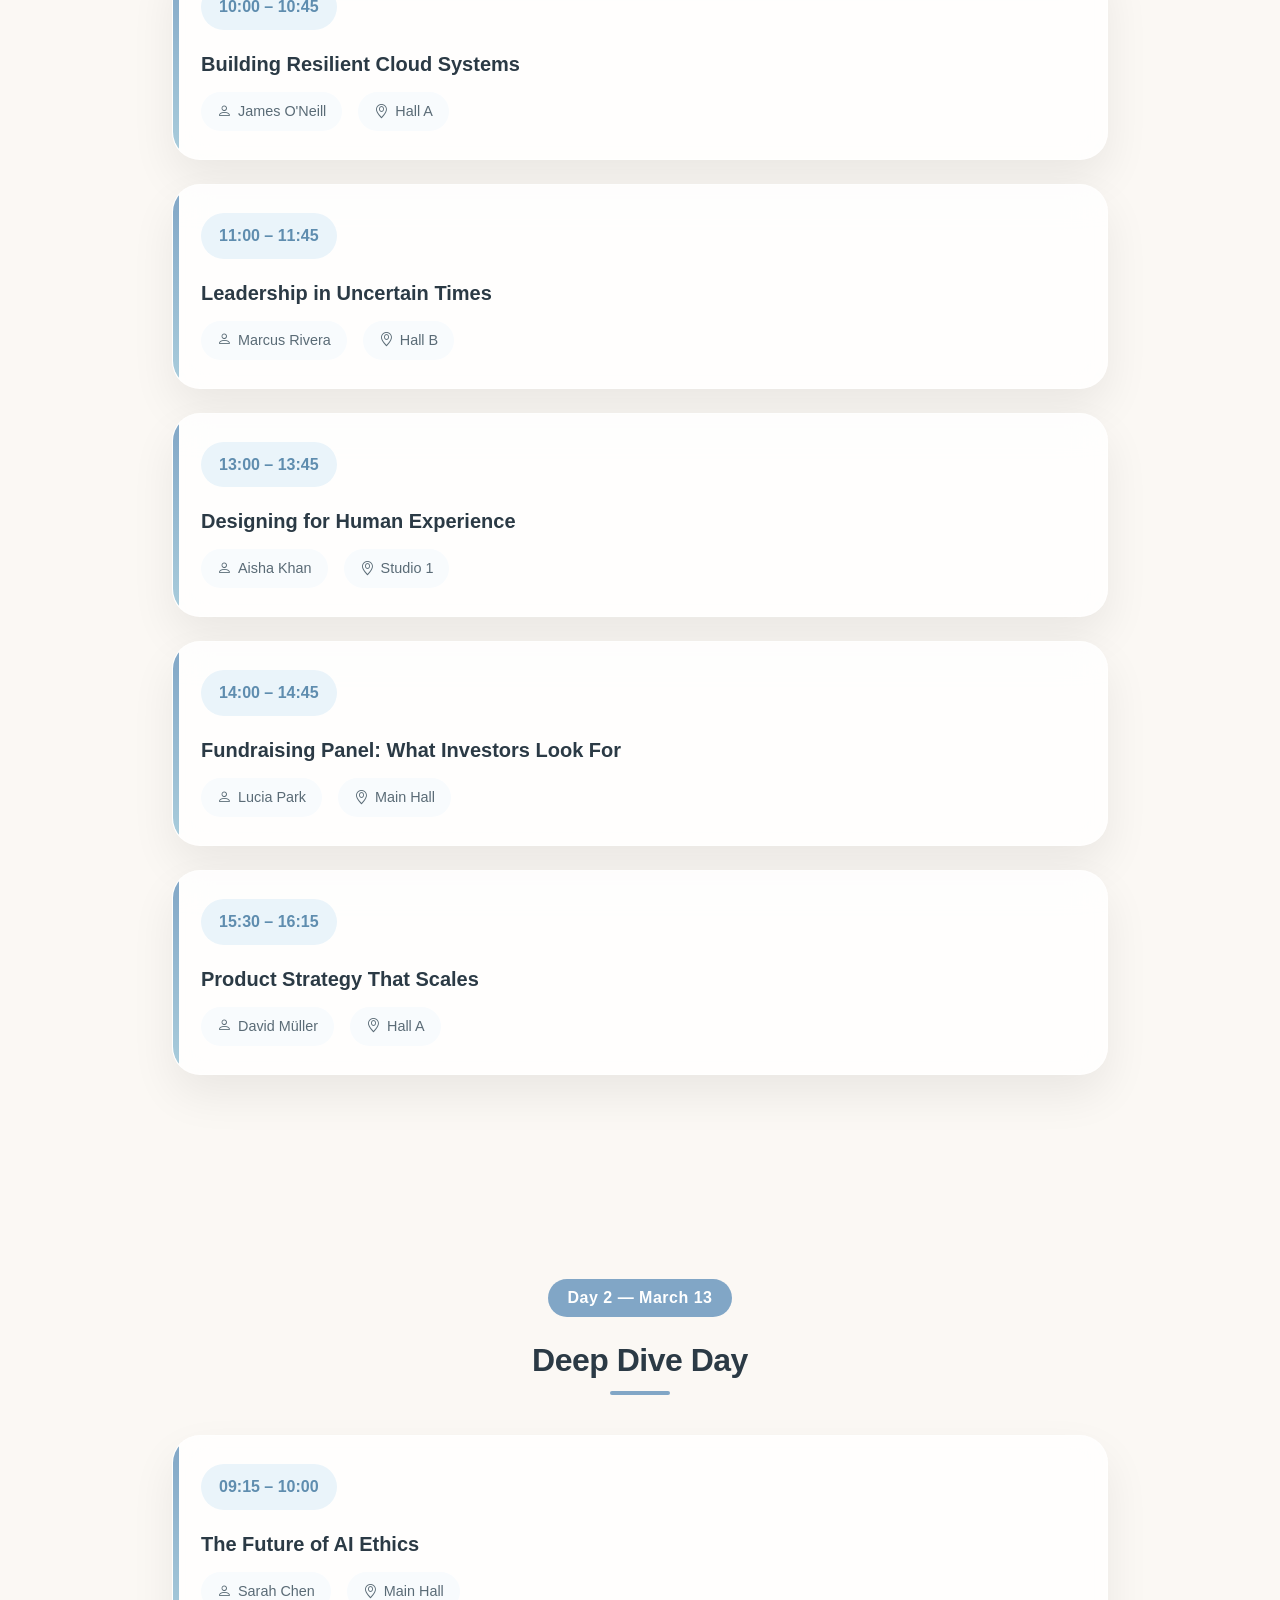
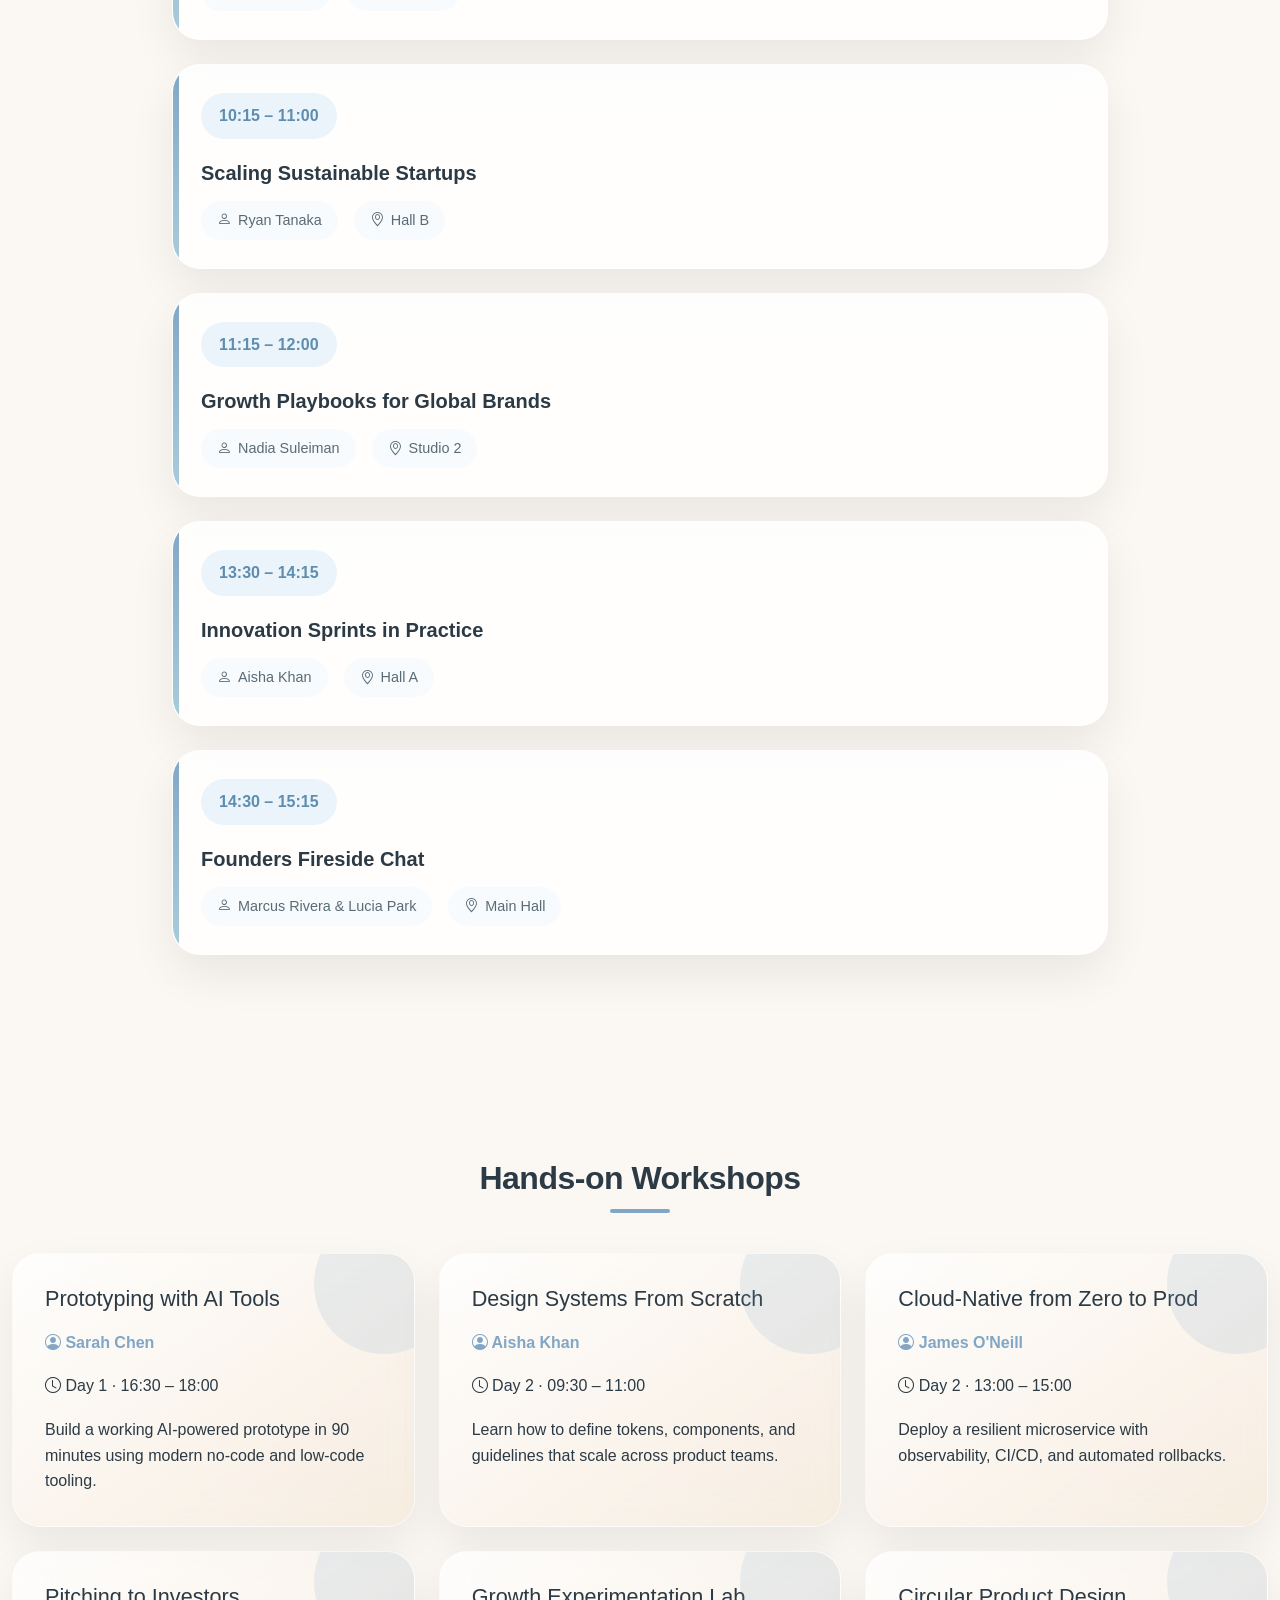
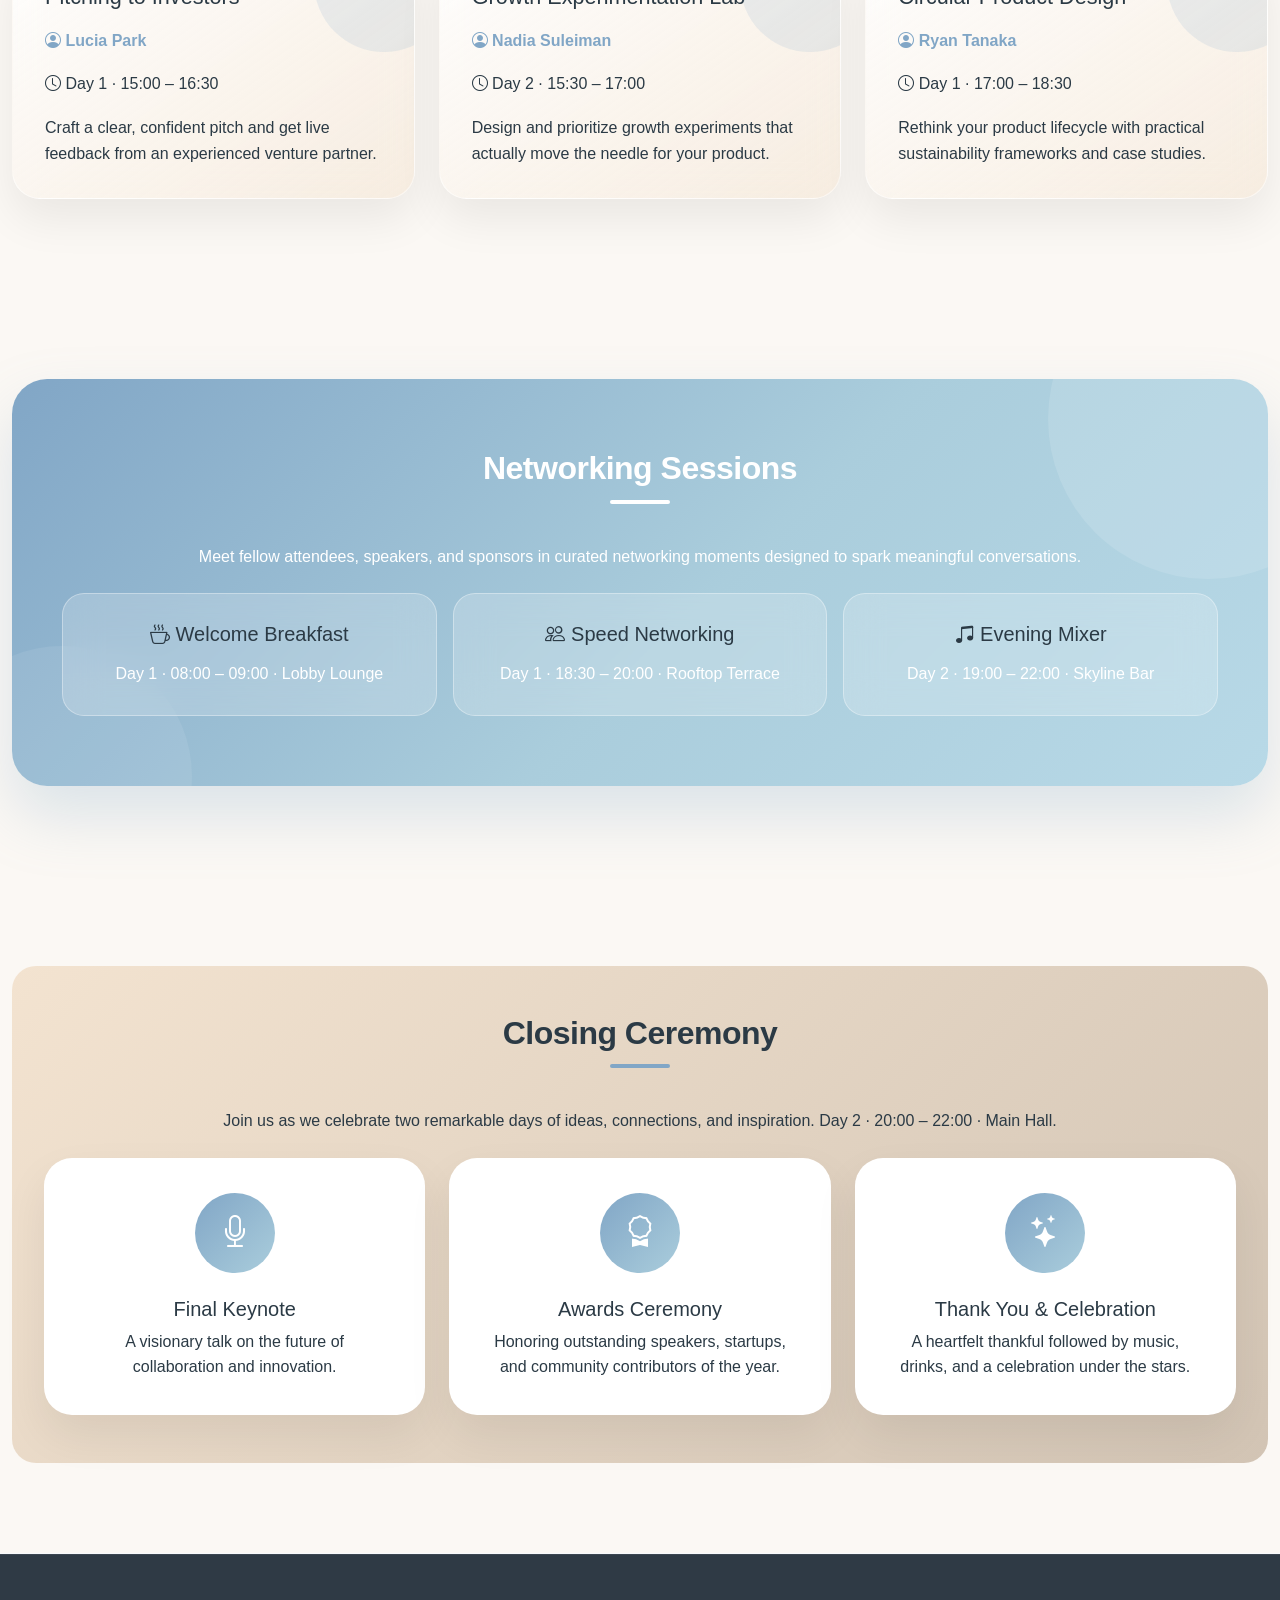
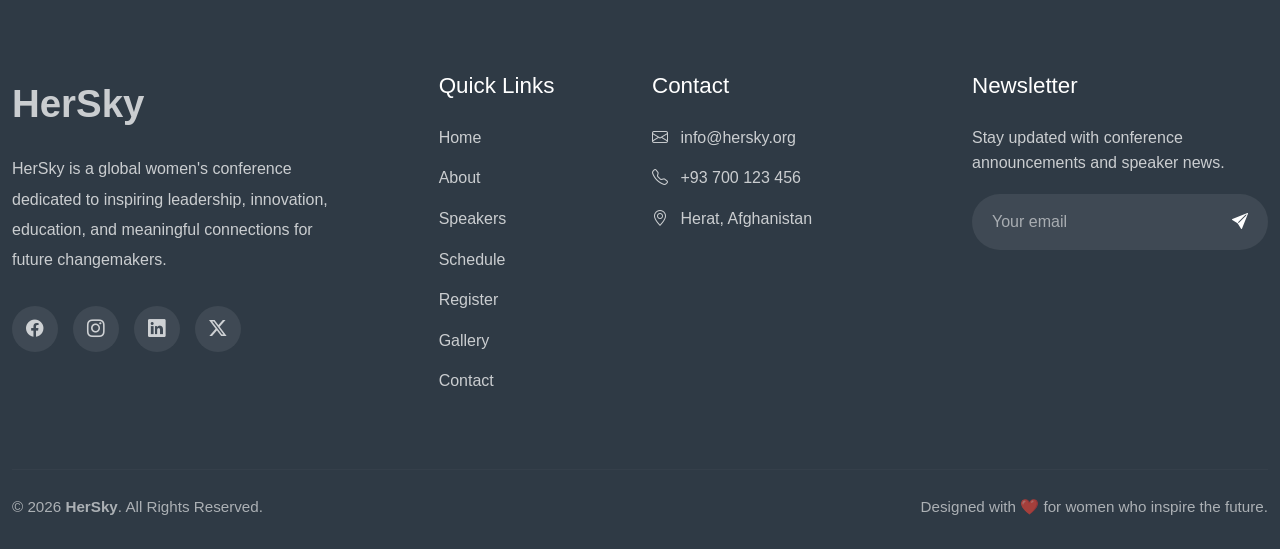
<file: Schedules.html>
<!doctype html>
<html lang="en">
  <head>
    <meta charset="UTF-8" />
    <meta name="viewport" content="width=device-width, initial-scale=1.0" />
    <title>Schedule | Conference 2026</title>

    <!-- Bootstrap 5 CSS -->
    <link
      href="https://cdn.jsdelivr.net/npm/bootstrap@5.3.2/dist/css/bootstrap.min.css"
      rel="stylesheet"
    />
    <!-- Bootstrap Icons -->
    <link
      rel="stylesheet"
      href="https://cdn.jsdelivr.net/npm/bootstrap-icons@1.11.3/font/bootstrap-icons.css"
    />
    <link rel="icon" type="image/png" href="Azadeh images/icon.png">

    <!-- Custom styles -->
    <link rel="stylesheet" href="./CSS/Schedules-speakers.css" />
  </head>
  <body>
     <!--================ NAVBAR ================-->
    <nav class="navbar navbar-expand-lg hersky-navbar fixed-top">

        <div class="container">

            <a class="navbar-brand hersky-logo" href="index.html">
                <img src="./Azadeh images/Logo.png" alt="HerSky Logo">
            </a>

            <button class="navbar-toggler" type="button" data-bs-toggle="collapse" data-bs-target="#navbarMenu">
                <span class="navbar-toggler-icon"></span>
            </button>

            <div class="collapse navbar-collapse justify-content-center" id="navbarMenu">

                <ul class="navbar-nav mx-auto">

                    <div class="nav-pill"></div>

                    <li class="nav-item">
                        <a class="nav-link" href="index.html">Home</a>
                    </li>

                    <li class="nav-item">
                        <a class="nav-link" href="About.html">About</a>
                    </li>

                    <li class="nav-item">
                        <a class="nav-link" href="Speakers.html">Speakers</a>
                    </li>

                    <li class="nav-item">
                        <a class="nav-link active" href="Schedules.html">Schedule</a>
                    </li>

                    <li class="nav-item">
                        <a class="nav-link" href="Gallery.html">Gallery</a>
                    </li>

                    <li class="nav-item">
                        <a class="nav-link" href="Registration.html">Register</a>
                    </li>

                    <li class="nav-item">
                        <a class="nav-link" href="Contact.html">Contact</a>
                    </li>

                </ul>

                <a href="Registration.html" class="register-btn">
                    Register
                    <i class="bi bi-arrow-right"></i>
                </a>

            </div>

        </div>

    </nav>

   <section class="speakers-hero">


    <div class="container">

        <div class="row justify-content-center">

            <div class="col-lg-8 ">

                <div class="hero-content">


                    <span class="hero-tag">
                        WOMEN IN TECHNOLOGY
                    </span>


                    <h1 class="speakers-title">
                        Conference  
                        <span>Schedule</span>
                        Event Timeline
                    </h1>


                    <p class="speakers-text">
                       Join our inspiring sessions, workshope and keynote talk during the Women in Technology Conference.
                    </p>


                    <div class="hero-buttons">

                        <a href="#speakers" class="hero-btn primary">
                            View Speakers
                        </a>


                        <a href="#schedule" class="hero-btn secondary">
                            Schedule
                        </a>

                    </div>


                </div>

            </div>

        </div>

    </div>



    <!-- SVG Wave -->

    <div class="wave">

                        <svg xmlns="http://www.w3.org/2000/svg" viewBox="0 0 1440 320">

                                <path fill="#ffffff" fill-opacity="1"
                                        d="M0,224L60,208C120,192,240,160,360,154.7C480,149,600,171,720,176C840,181,960,171,1080,154.7C1200,139,1320,117,1380,106.7L1440,96L1440,320L0,320Z">

                                </path>

                        </svg>

                </div>

</section>

    <!-- DAY 1 -->
    <section>
      <div class="container">
        <div class="text-center">
          <span class="day-badge">Day 1 — March 12</span>
        </div>
        <h2 class="section-title">Opening Day</h2>
        <div class="row justify-content-center">
          <div class="col-lg-9">
            <div class="session-card">
              <div class="session-time">09:00 – 09:45</div>
              <h5 class="session-title">Opening Keynote: The Next Decade</h5>
              <p class="session-meta mb-0">
                <span><i class="bi bi-person"></i> Sarah Chen</span>
                <span><i class="bi bi-geo-alt"></i> Main Hall</span>
              </p>
            </div>
            <div class="session-card">
              <div class="session-time">10:00 – 10:45</div>
              <h5 class="session-title">Building Resilient Cloud Systems</h5>
              <p class="session-meta mb-0">
                <span><i class="bi bi-person"></i> James O'Neill</span>
                <span><i class="bi bi-geo-alt"></i> Hall A</span>
              </p>
            </div>
            <div class="session-card">
              <div class="session-time">11:00 – 11:45</div>
              <h5 class="session-title">Leadership in Uncertain Times</h5>
              <p class="session-meta mb-0">
                <span><i class="bi bi-person"></i> Marcus Rivera</span>
                <span><i class="bi bi-geo-alt"></i> Hall B</span>
              </p>
            </div>
            <div class="session-card">
              <div class="session-time">13:00 – 13:45</div>
              <h5 class="session-title">Designing for Human Experience</h5>
              <p class="session-meta mb-0">
                <span><i class="bi bi-person"></i> Aisha Khan</span>
                <span><i class="bi bi-geo-alt"></i> Studio 1</span>
              </p>
            </div>
            <div class="session-card">
              <div class="session-time">14:00 – 14:45</div>
              <h5 class="session-title">
                Fundraising Panel: What Investors Look For
              </h5>
              <p class="session-meta mb-0">
                <span><i class="bi bi-person"></i> Lucia Park</span>
                <span><i class="bi bi-geo-alt"></i> Main Hall</span>
              </p>
            </div>
            <div class="session-card">
              <div class="session-time">15:30 – 16:15</div>
              <h5 class="session-title">Product Strategy That Scales</h5>
              <p class="session-meta mb-0">
                <span><i class="bi bi-person"></i> David Müller</span>
                <span><i class="bi bi-geo-alt"></i> Hall A</span>
              </p>
            </div>
          </div>
        </div>
      </div>
    </section>

    <!-- DAY 2 -->
    <section>
      <div class="container">
        <div class="text-center">
          <span class="day-badge">Day 2 — March 13</span>
        </div>
        <h2 class="section-title">Deep Dive Day</h2>
        <div class="row justify-content-center">
          <div class="col-lg-9">
            <div class="session-card">
              <div class="session-time">09:15 – 10:00</div>
              <h5 class="session-title">The Future of AI Ethics</h5>
              <p class="session-meta mb-0">
                <span><i class="bi bi-person"></i> Sarah Chen</span>
                <span><i class="bi bi-geo-alt"></i> Main Hall</span>
              </p>
            </div>
            <div class="session-card">
              <div class="session-time">10:15 – 11:00</div>
              <h5 class="session-title">Scaling Sustainable Startups</h5>
              <p class="session-meta mb-0">
                <span><i class="bi bi-person"></i> Ryan Tanaka</span>
                <span><i class="bi bi-geo-alt"></i> Hall B</span>
              </p>
            </div>
            <div class="session-card">
              <div class="session-time">11:15 – 12:00</div>
              <h5 class="session-title">Growth Playbooks for Global Brands</h5>
              <p class="session-meta mb-0">
                <span><i class="bi bi-person"></i> Nadia Suleiman</span>
                <span><i class="bi bi-geo-alt"></i> Studio 2</span>
              </p>
            </div>
            <div class="session-card">
              <din class="session-time">13:30 – 14:15</din>
              <h5 class="session-title">Innovation Sprints in Practice</h5>
              <p class="session-meta mb-0">
                <span><i class="bi bi-person"></i> Aisha Khan</span>
                <span><i class="bi bi-geo-alt"></i> Hall A</span>
              </p>
            </div>
            <div class="session-card">
              <div class="session-time">14:30 – 15:15</div>
              <h5 class="session-title">Founders Fireside Chat</h5>
              <p class="session-meta mb-0">
                <span
                  ><i class="bi bi-person"></i> Marcus Rivera &amp; Lucia
                  Park</span
                >
                <span><i class="bi bi-geo-alt"></i> Main Hall</span>
              </p>
            </div>
          </div>
        </div>
      </div>
    </section>
    <!-- WORKSHOP -->

    <section>
      <div class="container">
        <h2 class="section-title">Hands-on Workshops</h2>
        <div class="row g-4">
          <div class="col-md-6 col-lg-4">
            <div class="workshop-card">
              <h5>Prototyping with AI Tools</h5>
              <p class="workshop-instructor">
                <i class="bi bi-person-circle"></i> Sarah Chen
              </p>
              <p class="workshop-time">
                <i class="bi bi-clock"></i> Day 1 · 16:30 – 18:00
              </p>
              <p class="mb-0">
                Build a working AI-powered prototype in 90 minutes using modern
                no-code and low-code tooling.
              </p>
            </div>
          </div>
          <div class="col-md-6 col-lg-4">
            <div class="workshop-card">
              <h5>Design Systems From Scratch</h5>
              <p class="workshop-instructor">
                <i class="bi bi-person-circle"></i> Aisha Khan
              </p>
              <p class="workshop-time">
                <i class="bi bi-clock"></i> Day 2 · 09:30 – 11:00
              </p>
              <p class="mb-0">
                Learn how to define tokens, components, and guidelines that
                scale across product teams.
              </p>
            </div>
          </div>
          <div class="col-md-6 col-lg-4">
            <div class="workshop-card">
              <h5>Cloud-Native from Zero to Prod</h5>
              <p class="workshop-instructor">
                <i class="bi bi-person-circle"></i> James O'Neill
              </p>
              <p class="workshop-time">
                <i class="bi bi-clock"></i> Day 2 · 13:00 – 15:00
              </p>
              <p class="mb-0">
                Deploy a resilient microservice with observability, CI/CD, and
                automated rollbacks.
              </p>
            </div>
          </div>
          <div class="col-md-6 col-lg-4">
            <div class="workshop-card">
              <h5>Pitching to Investors</h5>
              <p class="workshop-instructor">
                <i class="bi bi-person-circle"></i> Lucia Park
              </p>
              <p class="workshop-time">
                <i class="bi bi-clock"></i> Day 1 · 15:00 – 16:30
              </p>
              <p class="mb-0">
                Craft a clear, confident pitch and get live feedback from an
                experienced venture partner.
              </p>
            </div>
          </div>
          <div class="col-md-6 col-lg-4">
            <div class="workshop-card">
              <h5>Growth Experimentation Lab</h5>
              <p class="workshop-instructor">
                <i class="bi bi-person-circle"></i> Nadia Suleiman
              </p>
              <p class="workshop-time">
                <i class="bi bi-clock"></i> Day 2 · 15:30 – 17:00
              </p>
              <p class="mb-0">
                Design and prioritize growth experiments that actually move the
                needle for your product.
              </p>
            </div>
          </div>
          <div class="col-md-6 col-lg-4">
            <div class="workshop-card">
              <h5>Circular Product Design</h5>
              <p class="workshop-instructor">
                <i class="bi bi-person-circle"></i> Ryan Tanaka
              </p>
              <p class="workshop-time">
                <i class="bi bi-clock"></i> Day 1 · 17:00 – 18:30
              </p>
              <p class="mb-0">
                Rethink your product lifecycle with practical sustainability
                frameworks and case studies.
              </p>
            </div>
          </div>
        </div>
      </div>
    </section>
    <!-- NETWORKING -->
    <section>
      <div class="container">
        <div class="networking-section">
          <h2 class="section-title">Networking Sessions</h2>
          <p class="mb-4">
            Meet fellow attendees, speakers, and sponsors in curated networking
            moments designed to spark meaningful conversations.
          </p>
          <div class="row g-3">
            <div class="col-md-4">
              <div class="networking-detail">
                <h5><i class="bi bi-cup-hot"></i> Welcome Breakfast</h5>
                <p class="mb-0">Day 1 · 08:00 – 09:00 · Lobby Lounge</p>
              </div>
            </div>
            <div class="col-md-4">
              <div class="networking-detail">
                <h5><i class="bi bi-people"></i> Speed Networking</h5>
                <p class="mb-0">Day 1 · 18:30 – 20:00 · Rooftop Terrace</p>
              </div>
            </div>
            <div class="col-md-4">
              <div class="networking-detail">
                <h5><i class="bi bi-music-note-beamed"></i> Evening Mixer</h5>
                <p class="mb-0">Day 2 · 19:00 – 22:00 · Skyline Bar</p>
              </div>
            </div>
          </div>
        </div>
      </div>
    </section>

    <!-- CLOSING CEREMONY -->

    <section>
      <div class="container">
        <div class="closing-section">
          <h2 class="section-title">Closing Ceremony</h2>
          <p class="mb-4">
            Join us as we celebrate two remarkable days of ideas, connections,
            and inspiration. Day 2 · 20:00 – 22:00 · Main Hall.
          </p>
          <div class="row g-4">
            <div class="col-md-4">
              <div class="closing-card">
                <div class="closing-icon"><i class="bi bi-mic"></i></div>
                <h5>Final Keynote</h5>
                <p class="mb-0">
                  A visionary talk on the future of collaboration and
                  innovation.
                </p>
              </div>
            </div>
            <div class="col-md-4">
              <div class="closing-card">
                <div class="closing-icon"><i class="bi bi-award"></i></div>
                <h5>Awards Ceremony</h5>
                <p class="mb-0">
                  Honoring outstanding speakers, startups, and community
                  contributors of the year.
                </p>
              </div>
            </div>
            <div class="col-md-4">
              <div class="closing-card">
                <div class="closing-icon"><i class="bi bi-stars"></i></div>
                <h5>Thank You &amp; Celebration</h5>
                <p class="mb-0">
                  A heartfelt thankful followed by music, drinks, and a
                   celebration under the stars.
                </p>
              </div>
            </div>
          </div>
        </div>
      </div>
    </section>

    <!--================ FOOTER  =================-->
    <footer class="hersky-footer">

        <div class="footer-wave">
            <svg viewBox="0 0 1440 160" preserveAspectRatio="none">
                <path fill="#F8FAFC"
                    d="M0,96L80,101.3C160,107,320,117,480,106.7C640,96,800,64,960,64C1120,64,1280,96,1360,112L1440,128V160H0Z">
                </path>
            </svg>
        </div>
        <div class="container">
            <div class="row gy-5">
                <!-- Brand -->
                <div class="col-lg-4">

                    <a href="#" class="footer-logo">
                        Her<span>Sky</span>
                    </a>

                    <p class="footer-text">
                        HerSky is a global women's conference dedicated to inspiring leadership, innovation, education,
                        and meaningful connections for future changemakers.
                    </p>
                    <div class="footer-social">
                        <a href="#"><i class="bi bi-facebook"></i></a>
                        <a href="#"><i class="bi bi-instagram"></i></a>
                        <a href="#"><i class="bi bi-linkedin"></i></a>
                        <a href="#"><i class="bi bi-twitter-x"></i></a>

                    </div>

                </div>

                <!-- Links -->

                <div class="col-lg-2 col-md-4">

                    <h5>Quick Links</h5>

                    <ul>
                        <li><a href="index.html">Home</a></li>
                        <li><a href="About.html">About</a></li>
                        <li><a href="Speakers.html">Speakers</a></li>
                        <li><a href="Schedule.html">Schedule</a></li>
                        <li><a href="Registration.html">Register</a></li>
                        <li><a href="Gallery.html">Gallery</a></li>
                        <li><a href="Contact.html">Contact</a></li>

                    </ul>

                </div>

                <!-- Contact -->

                <div class="col-lg-3 col-md-4">
                    <h5>Contact</h5>

                    <ul>
                        <li><i class="bi bi-envelope"></i> info@hersky.org</li>
                        <li><i class="bi bi-telephone"></i> +93 700 123 456</li>
                        <li><i class="bi bi-geo-alt"></i> Herat, Afghanistan</li>
                    </ul>

                </div>

                <!-- Newsletter -->
                <div class="col-lg-3 col-md-4">
                    <h5>Newsletter</h5>
                    <p class="newsletter-text">
                        Stay updated with conference announcements and speaker news.
                    </p>
                    <form class="newsletter-form">
                        <input type="email" placeholder="Your email">

                        <button type="submit">

                            <i class="bi bi-send-fill"></i>

                        </button>
                    </form>
                </div>
            </div>

            <hr>
            <div class="footer-bottom">

                <p>
                    © 2026 <strong>HerSky</strong>. All Rights Reserved.
                </p>

                <p>
                    Designed with ❤️ for women who inspire the future.
                </p>
            </div>
        </div>
    </footer>
    <script src="https://cdn.jsdelivr.net/npm/bootstrap@5.3.3/dist/js/bootstrap.bundle.min.js"></script>
    <script>
        const nav = document.querySelector(".navbar-nav");
        const pill = document.querySelector(".nav-pill");
        const links = document.querySelectorAll(".nav-link");

        function movePill(element) {
            if (!element || window.innerWidth < 992) return;

            const navRect = nav.getBoundingClientRect();
            const linkRect = element.getBoundingClientRect();

            pill.style.width = `${linkRect.width}px`;
            pill.style.left = `${linkRect.left - navRect.left}px`;
        }

        const activeLink = document.querySelector(".nav-link.active");

        movePill(activeLink);

        links.forEach(link => {

            link.addEventListener("mouseenter", () => {

                movePill(link);

            });

        });


        nav.addEventListener("mouseleave", () => {

            movePill(activeLink);

        });


        // Navbar glass effect on scroll

        const navbar = document.querySelector(".hersky-navbar");

        window.addEventListener("scroll", () => {

            if (window.scrollY > 40) {

                navbar.classList.add("scrolled");

            } else {

                navbar.classList.remove("scrolled");

            }

        });


        // Update pill when screen changes

        window.addEventListener("resize", () => {

            movePill(activeLink);

        });

    </script>
  </body>
</html>
</file>
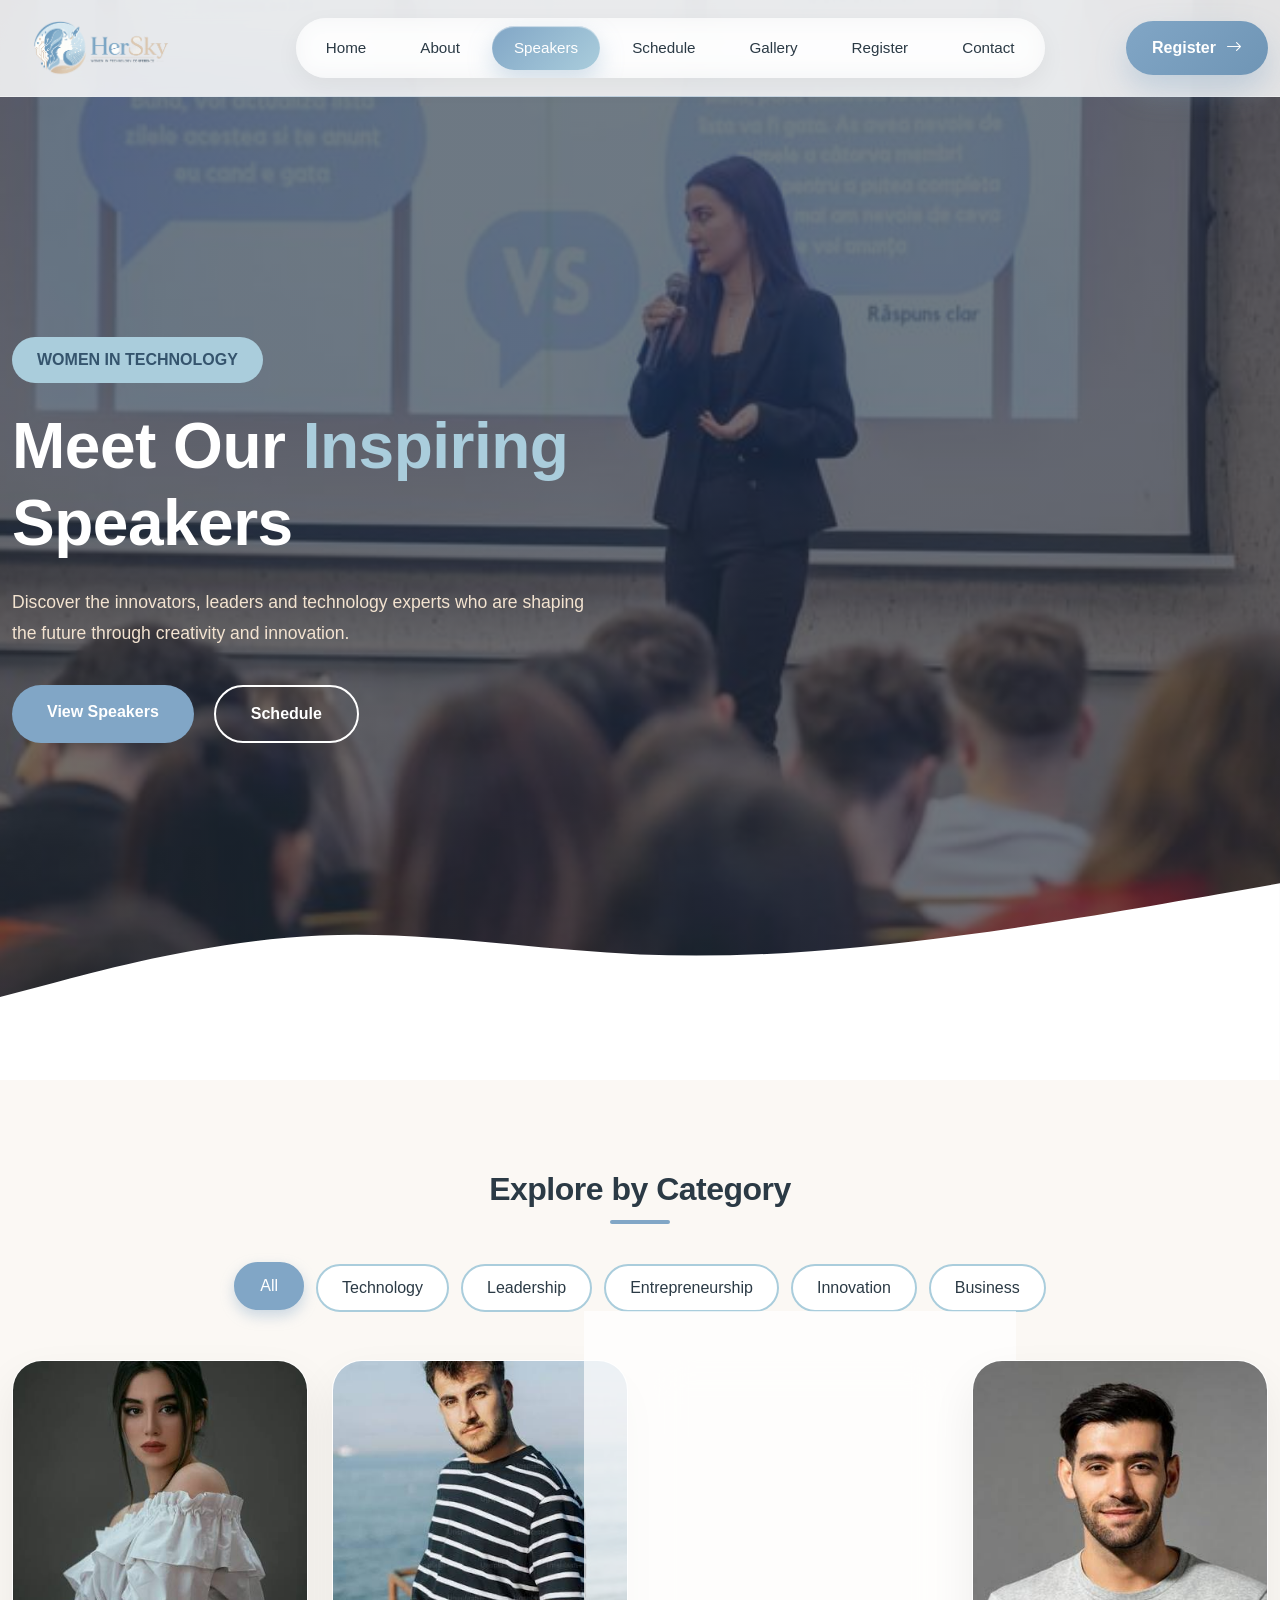
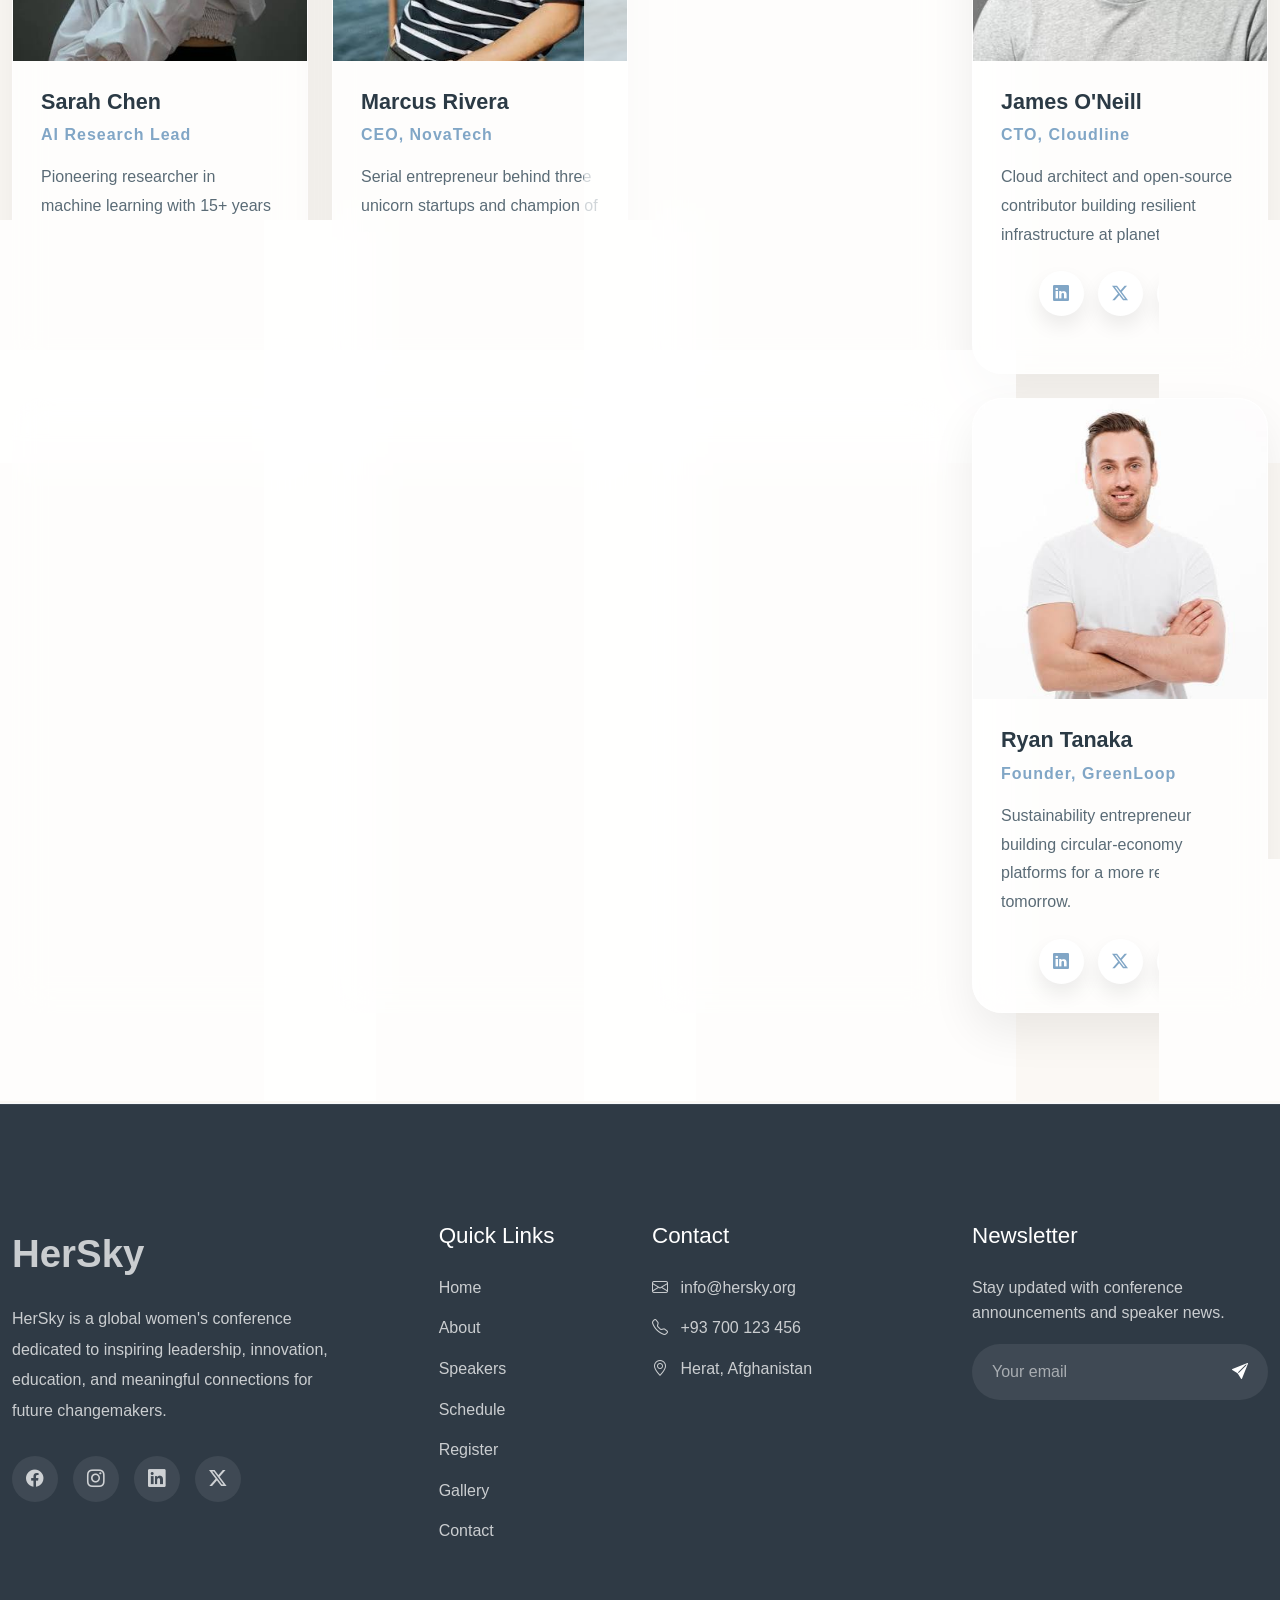
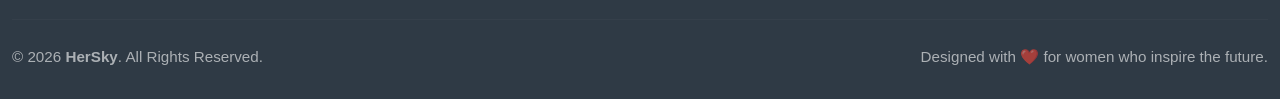
<file: Speakers.html>
<!DOCTYPE html>
<html lang="en">
<head>
    <meta charset="UTF-8">
    <meta name="viewport" content="width=device-width, initial-scale=1.0">
    <title>Speakers | Conference 2026</title>
    <!-- Bootstrap 5 CSS -->
  <link
    href="https://cdn.jsdelivr.net/npm/bootstrap@5.3.2/dist/css/bootstrap.min.css"
    rel="stylesheet"
  />
  <!-- Bootstrap Icons -->
  <link
    rel="stylesheet"
    href="https://cdn.jsdelivr.net/npm/bootstrap-icons@1.11.3/font/bootstrap-icons.css"
  />
    <link rel="icon" type="image/png" href="Azadeh images/icon.png">
  <!-- Custom styles -->
  <link rel="stylesheet" href="./CSS/Schedules-speakers.css" />
</head>
<body>
     <!--================ NAVBAR ================-->

    <nav class="navbar navbar-expand-lg hersky-navbar fixed-top">

        <div class="container">

            <a class="navbar-brand hersky-logo" href="index.html">
                <img src="./Azadeh images/Logo.png" alt="HerSky Logo">
            </a>

            <button class="navbar-toggler" type="button" data-bs-toggle="collapse" data-bs-target="#navbarMenu">
                <span class="navbar-toggler-icon"></span>
            </button>

            <div class="collapse navbar-collapse justify-content-center" id="navbarMenu">

                <ul class="navbar-nav mx-auto">

                    <div class="nav-pill"></div>

                    <li class="nav-item">
                        <a class="nav-link " href="index.html">Home</a>
                    </li>

                    <li class="nav-item">
                        <a class="nav-link" href="About.html">About</a>
                    </li>

                    <li class="nav-item">
                        <a class="nav-link active" href="Speakers.html">Speakers</a>
                    </li>

                    <li class="nav-item">
                        <a class="nav-link" href="Schedules.html">Schedule</a>
                    </li>

                    <li class="nav-item">
                        <a class="nav-link" href="Gallery.html">Gallery</a>
                    </li>

                    <li class="nav-item">
                        <a class="nav-link" href="Registration.html">Register</a>
                    </li>

                    <li class="nav-item">
                        <a class="nav-link" href="Contact.html">Contact</a>
                    </li>

                </ul>

                <a href="Registration.html" class="register-btn">
                    Register
                    <i class="bi bi-arrow-right"></i>
                </a>

            </div>

        </div>

    </nav>

  
<section class="speakers-hero">


    <div class="container">

        <div class="row">

            <div class="col-lg-8">

                <div class="hero-content">


                    <span class="hero-tag">
                        WOMEN IN TECHNOLOGY
                    </span>


                    <h1 class="speakers-title">
                        Meet Our 
                        <span>Inspiring</span>
                        Speakers
                    </h1>


                    <p class="speakers-text">
                        Discover the innovators, leaders and
                        technology experts who are shaping the
                        future through creativity and innovation.
                    </p>


                    <div class="hero-buttons">

                        <a href="#speakers" class="hero-btn primary">
                            View Speakers
                        </a>


                        <a href="#schedule" class="hero-btn secondary">
                            Schedule
                        </a>

                    </div>


                </div>

            </div>

        </div>

    </div>



    <!-- SVG Wave -->

    <div class="wave">

                        <svg xmlns="http://www.w3.org/2000/svg" viewBox="0 0 1440 320">

                                <path fill="#ffffff" fill-opacity="1"
                                        d="M0,224L60,208C120,192,240,160,360,154.7C480,149,600,171,720,176C840,181,960,171,1080,154.7C1200,139,1320,117,1380,106.7L1440,96L1440,320L0,320Z">

                                </path>

                        </svg>

                </div>

</section>

  <!-- ================= CATEGORIES ================= -->
  <section>
    <div class="container">
      <h2 class="section-title">Explore by Category</h2>
      <div class="category-filters">
        <button class="category-btn active" type="button">All</button>
        <button class="category-btn" type="button">Technology</button>
        <button class="category-btn" type="button">Leadership</button>
        <button class="category-btn" type="button">Entrepreneurship</button>
        <button class="category-btn" type="button">Innovation</button>
        <button class="category-btn" type="button">Business</button>
      </div>

      <!-- ================= SPEAKERS GRID ================= -->
      <div class="row g-4">
        <!-- Speaker 1 -->
        <div class="col-12 col-sm-6 col-lg-4 col-xl-3">
          <article class="speaker-card">
            <div><img class="speaker-photo" src="./photos/sara.jfif" alt="SC"></div>
            <div class="card-body">
              <h5>Sarah Chen</h5>
              <p class="speaker-title">AI Research Lead</p>
              <p class="speaker-bio">
                Pioneering researcher in machine learning with 15+ years shaping
                the future of intelligent systems.
              </p>
              <div class="social-icons">
                <a href="#" aria-label="LinkedIn"><i class="bi bi-linkedin"></i></a>
                <a href="#" aria-label="Twitter"><i class="bi bi-twitter-x"></i></a>
                <a href="#" aria-label="Instagram"><i class="bi bi-instagram"></i></a>
              </div>
            </div>
          </article>
        </div>
        <!-- Speaker 2 -->
        <div class="col-12 col-sm-6 col-lg-4 col-xl-3">
          <article class="speaker-card">
            <div><img class="speaker-photo" src="./photos/marcus.jfif" alt="MR"></div>
            <div class="card-body">
              <h5>Marcus Rivera</h5>
              <p class="speaker-title">CEO, NovaTech</p>
              <p class="speaker-bio">
                Serial entrepreneur behind three unicorn startups and champion
                of purpose-driven leadership.
              </p>
              <div class="social-icons">
                <a href="#" aria-label="LinkedIn"><i class="bi bi-linkedin"></i></a>
                <a href="#" aria-label="Twitter"><i class="bi bi-twitter-x"></i></a>
                <a href="#" aria-label="Instagram"><i class="bi bi-instagram"></i></a>
              </div>
            </div>
          </article>
        </div>
        <!-- Speaker 3 -->
        <div class="col-12 col-sm-6 col-lg-4 col-xl-3">
          <article class="speaker-card">
            <div><img class="speaker-photo" src="./photos/aisha.jfif" alt="AK"></div>
            <div class="card-body">
              <h5>Aisha Khan</h5>
              <p class="speaker-title">Head of Innovation</p>
              <p class="speaker-bio">
                Design-thinking evangelist helping Fortune 500 teams turn bold
                ideas into shipped products.
              </p>
              <div class="social-icons">
                <a href="#" aria-label="LinkedIn"><i class="bi bi-linkedin"></i></a>
                <a href="#" aria-label="Twitter"><i class="bi bi-twitter-x"></i></a>
                <a href="#" aria-label="Instagram"><i class="bi bi-instagram"></i></a>
              </div>
            </div>
          </article>
        </div>
        <!-- Speaker 4 -->
        <div class="col-12 col-sm-6 col-lg-4 col-xl-3">
          <article class="speaker-card">
            <div><img class="speaker-photo" src="./photos/james.jfif" alt="JN"></div>
            <div class="card-body">
              <h5>James O'Neill</h5>
              <p class="speaker-title">CTO, Cloudline</p>
              <p class="speaker-bio">
                Cloud architect and open-source contributor building resilient
                infrastructure at planetary scale.
              </p>
              <div class="social-icons">
                <a href="#" aria-label="LinkedIn"><i class="bi bi-linkedin"></i></a>
                <a href="#" aria-label="Twitter"><i class="bi bi-twitter-x"></i></a>
                <a href="#" aria-label="Instagram"><i class="bi bi-instagram"></i></a>
              </div>
            </div>
          </article>
        </div>
        <!-- Speaker 5 -->
        <div class="col-12 col-sm-6 col-lg-4 col-xl-3">
          <article class="speaker-card">
            <div><img class="speaker-photo" src="./photos/lucia.jfif" alt="LP"></div>
            <div class="card-body">
              <h5>Lucia Park</h5>
              <p class="speaker-title">Venture Partner</p>
              <p class="speaker-bio">
                Early-stage investor mentoring founders across fintech, climate,
                and consumer technology.
              </p>
              <div class="social-icons">
                <a href="#" aria-label="LinkedIn"><i class="bi bi-linkedin"></i></a>
                <a href="#" aria-label="Twitter"><i class="bi bi-twitter-x"></i></a>
                <a href="#" aria-label="Instagram"><i class="bi bi-instagram"></i></a>
              </div>
            </div>
          </article>
        </div>
        <!-- Speaker 6 -->
        <div class="col-12 col-sm-6 col-lg-4 col-xl-3">
          <article class="speaker-card">
            <div><img class="speaker-photo" src="./photos/david.jfif" alt="DM"></div>
            <div class="card-body">
              <h5>David Müller</h5>
              <p class="speaker-title">Product Strategist</p>
              <p class="speaker-bio">
                Author and keynote speaker turning complex product problems into
                elegant, human-centered solutions.
              </p>
              <div class="social-icons">
                <a href="#" aria-label="LinkedIn"><i class="bi bi-linkedin"></i></a>
                <a href="#" aria-label="Twitter"><i class="bi bi-twitter-x"></i></a>
                <a href="#" aria-label="Instagram"><i class="bi bi-instagram"></i></a>
              </div>
            </div>
          </article>
        </div>
        <!-- Speaker 7 -->
        <div class="col-12 col-sm-6 col-lg-4 col-xl-3">
          <article class="speaker-card">
            <div><img class="speaker-photo" src="./photos/nadia.jfif" alt="NS"></div>
            <div class="card-body">
              <h5>Nadia Suleiman</h5>
              <p class="speaker-title">Growth Director</p>
              <p class="speaker-bio">
                Marketing strategist scaling global brands with data-driven
                storytelling and community-first thinking.
              </p>
              <div class="social-icons">
                <a href="#" aria-label="LinkedIn"><i class="bi bi-linkedin"></i></a>
                <a href="#" aria-label="Twitter"><i class="bi bi-twitter-x"></i></a>
                <a href="#" aria-label="Instagram"><i class="bi bi-instagram"></i></a>
              </div>
            </div>
          </article>
        </div>
        <!-- Speaker 8 -->
        <div class="col-12 col-sm-6 col-lg-4 col-xl-3">
          <article class="speaker-card">
            <div><img class="speaker-photo" src="./photos/ryan.jfif" alt="RT"></div>
            <div class="card-body">
              <h5>Ryan Tanaka</h5>
              <p class="speaker-title">Founder, GreenLoop</p>
              <p class="speaker-bio">
                Sustainability entrepreneur building circular-economy platforms
                for a more resilient tomorrow.
              </p>
              <div class="social-icons">
                <a href="#" aria-label="LinkedIn"><i class="bi bi-linkedin"></i></a>
                <a href="#" aria-label="Twitter"><i class="bi bi-twitter-x"></i></a>
                <a href="#" aria-label="Instagram"><i class="bi bi-instagram"></i></a>
              </div>
            </div>
          </article>
        </div>
      </div>
    </div>
  </section>
    <!--================ FOOTER  =================-->
    <footer class="hersky-footer">

        <div class="footer-wave">
            <svg viewBox="0 0 1440 160" preserveAspectRatio="none">
                <path fill="#F8FAFC"
                    d="M0,96L80,101.3C160,107,320,117,480,106.7C640,96,800,64,960,64C1120,64,1280,96,1360,112L1440,128V160H0Z">
                </path>
            </svg>
        </div>
        <div class="container">
            <div class="row gy-5">
                <!-- Brand -->
                <div class="col-lg-4">

                    <a href="#" class="footer-logo">
                        Her<span>Sky</span>
                    </a>

                    <p class="footer-text">
                        HerSky is a global women's conference dedicated to inspiring leadership, innovation, education,
                        and meaningful connections for future changemakers.
                    </p>
                    <div class="footer-social">
                        <a href="#"><i class="bi bi-facebook"></i></a>
                        <a href="#"><i class="bi bi-instagram"></i></a>
                        <a href="#"><i class="bi bi-linkedin"></i></a>
                        <a href="#"><i class="bi bi-twitter-x"></i></a>

                    </div>

                </div>

                <!-- Links -->

                <div class="col-lg-2 col-md-4">

                    <h5>Quick Links</h5>

                    <ul>
                        <li><a href="index.html">Home</a></li>
                        <li><a href="About.html">About</a></li>
                        <li><a href="Speakers.html">Speakers</a></li>
                        <li><a href="Schedule.html">Schedule</a></li>
                        <li><a href="Registration.html">Register</a></li>
                        <li><a href="Gallery.html">Gallery</a></li>
                        <li><a href="Contact.html">Contact</a></li>

                    </ul>

                </div>

                <!-- Contact -->

                <div class="col-lg-3 col-md-4">
                    <h5>Contact</h5>

                    <ul>
                        <li><i class="bi bi-envelope"></i> info@hersky.org</li>
                        <li><i class="bi bi-telephone"></i> +93 700 123 456</li>
                        <li><i class="bi bi-geo-alt"></i> Herat, Afghanistan</li>
                    </ul>

                </div>

                <!-- Newsletter -->
                <div class="col-lg-3 col-md-4">
                    <h5>Newsletter</h5>
                    <p class="newsletter-text">
                        Stay updated with conference announcements and speaker news.
                    </p>
                    <form class="newsletter-form">
                        <input type="email" placeholder="Your email">

                        <button type="submit">

                            <i class="bi bi-send-fill"></i>

                        </button>
                    </form>
                </div>
            </div>

            <hr>
            <div class="footer-bottom">

                <p>
                    © 2026 <strong>HerSky</strong>. All Rights Reserved.
                </p>

                <p>
                    Designed with ❤️ for women who inspire the future.
                </p>
            </div>
        </div>
    </footer>
    <script src="https://cdn.jsdelivr.net/npm/bootstrap@5.3.3/dist/js/bootstrap.bundle.min.js"></script>
    <script>
        const nav = document.querySelector(".navbar-nav");
        const pill = document.querySelector(".nav-pill");
        const links = document.querySelectorAll(".nav-link");

        function movePill(element) {
            if (!element || window.innerWidth < 992) return;

            const navRect = nav.getBoundingClientRect();
            const linkRect = element.getBoundingClientRect();

            pill.style.width = `${linkRect.width}px`;
            pill.style.left = `${linkRect.left - navRect.left}px`;
        }

        const activeLink = document.querySelector(".nav-link.active");

        movePill(activeLink);

        links.forEach(link => {

            link.addEventListener("mouseenter", () => {

                movePill(link);

            });

        });


        nav.addEventListener("mouseleave", () => {

            movePill(activeLink);

        });


        // Navbar glass effect on scroll

        const navbar = document.querySelector(".hersky-navbar");

        window.addEventListener("scroll", () => {

            if (window.scrollY > 40) {

                navbar.classList.add("scrolled");

            } else {

                navbar.classList.remove("scrolled");

            }

        });


        // Update pill when screen changes

        window.addEventListener("resize", () => {

            movePill(activeLink);

        });

    </script>
    <script>
      document.addEventListener("DOMContentLoaded",()=>{


const hero=document.querySelector(".hero-content");


hero.classList.add("active");


});

    </script>
</body>
</html>
</file>
<file: CSS/style.css>
:root {
    /* ========== Brand Colors ========== */
    --primary: #81A6C6;
    --secondary: #AACDDC;
    --accent: #F3E3D0;
    --neutral: #D2C4B4;

    /* ========== Basic Colors ========== */
    --white: #FFFFFF;
    --black: #222222;

    /* ========== Text Colors ========== */
    --heading-color: #2F3A45;
    --text-color: #5B6670;
    --text-light: #7D8790;

    /* ========== Backgrounds ========== */
    --bg-primary: #FFFFFF;
    --bg-secondary: #F8FAFC;
    --bg-accent: var(--accent);

    /* ========== Buttons ========== */
    --btn-primary: var(--primary);
    --btn-primary-hover: #6F95B5;

    --btn-secondary: var(--secondary);
    --btn-secondary-hover: #95C0D2;

    /* ========== Borders ========== */
    --border-color: #E7E7E7;
    --border-radius: 12px;

    /* ========== Shadows ========== */
    --shadow-sm: 0 2px 8px rgba(0, 0, 0, .08);
    --shadow-md: 0 8px 25px rgba(0, 0, 0, .12);
    --shadow-lg: 0 15px 40px rgba(0, 0, 0, .15);

    /* ========== Transition ========== */
    --transition: all .3s ease;

    /* ========== Typography ========== */
    --heading-font: "Playfair Display", serif;
    --body-font: "Poppins", sans-serif;

    --h1: 3.5rem;
    --h2: 2.7rem;
    --h3: 2rem;
    --h4: 1.4rem;

    --body: 1rem;
    --small: .9rem;

    /* ========== Spacing ========== */
    --section-padding: 100px;
    --container-width: 1200px;
}
/* =========================================================
   MODERN SCROLLBAR
========================================================= */

::-webkit-scrollbar {
    width: 12px;
}

::-webkit-scrollbar-track {
    background: #eef4f8;
}

::-webkit-scrollbar-thumb {
    background: linear-gradient(
        180deg,
        var(--primary-blue),
        var(--light-blue)
    );
    border-radius: 50px;
    border: 3px solid #eef4f8;
}

::-webkit-scrollbar-thumb:hover {
    background: linear-gradient(
        180deg,
        var(--light-blue),
        var(--primary-blue)
    );
}

html {
    scrollbar-width: thin;
    scrollbar-color: var(--primary-blue) #eef4f8;
}
/* ==============================
      HER SKY NAVBAR
================================*/
.hersky-navbar {
    padding: 18px 0;
    background: rgba(255, 255, 255, .65);
    backdrop-filter: blur(22px);
    -webkit-backdrop-filter: blur(22px);
    border-bottom: 1px solid rgba(255, 255, 255, .35);
    transition: .4s;
}

.hersky-navbar.scrolled {
    padding: 12px 0;
    background: rgba(255, 255, 255, .82);
    box-shadow: 0 10px 35px rgba(0, 0, 0, .06);
}

.container {
    max-width: 1280px;
}

/* LOGO */
.hersky-logo {
    display: flex;
    align-items: center;
    text-decoration: none;
    padding: 0;
}

.hersky-logo img {
    height: 60px;
    width: auto;
    display: block;
    transition: .3s ease;
}

.hersky-logo:hover img {
    transform: scale(1.05);
}

/* NAVIGATION */

.navbar-nav {
    position: relative;
    display: flex;
    align-items: center;
    gap: 10px;
    padding: 8px;
    background: rgba(255, 255, 255, .45);
    border-radius: 60px;
    backdrop-filter: blur(12px);
    box-shadow: 0 8px 25px rgba(0, 0, 0, .05);
}

.nav-item {
    position: relative;
    z-index: 5;
}

.nav-link {
    position: relative;
    padding: 12px 22px !important;
    border-radius: 40px;
    font-weight: 500;
    font-size: .95rem;
    color: var(--heading-color) !important;
    transition: .35s;
    white-space: nowrap;
}

.nav-link:hover {
    color: var(--primary) !important;
}

.nav-link.active {
    color: var(--primary) !important;
}

/* MOVING PILL */

.nav-pill {
    position: absolute;
    left: 0;
    top: 8px;
    height: 44px;
    border-radius: 30px;
    background: linear-gradient(135deg, #81A6C6, #AACDDC);
    box-shadow:
        0 10px 25px rgba(129, 166, 198, .35),
        inset 0 1px 1px rgba(255, 255, 255, .6);
    transition:
        left .45s cubic-bezier(.22, .61, .36, 1),
        width .45s cubic-bezier(.22, .61, .36, 1);
    z-index: 1;
}

/* REGISTER BUTTON */

.register-btn {
    display: flex;
    align-items: center;
    gap: 10px;
    padding: 14px 26px;
    border-radius: 50px;
    text-decoration: none;
    font-weight: 600;
    background: linear-gradient(135deg, #81A6C6, #6F95B5);
    color: #fff;
    box-shadow: 0 15px 30px rgba(129, 166, 198, .35);
    transition: .35s;
}

.register-btn:hover {
    color: #fff;
    transform: translateY(-3px);
    box-shadow: 0 20px 40px rgba(129, 166, 198, .45);
}

.register-btn i {
    transition: .35s;
}

.register-btn:hover i {
    transform: translateX(6px);
}

/* TOGGLER */

.navbar-toggler {
    border: none;
    box-shadow: none !important;
}

.navbar-toggler-icon {
    background-image: url("data:image/svg+xml,%3csvg xmlns='http://www.w3.org/2000/svg' viewBox='0 0 30 30'%3e%3cpath stroke='%232F3A45' stroke-linecap='round' stroke-width='2' d='M4 7h22M4 15h22M4 23h22'/%3e%3c/svg%3e");
}

.navbar-nav {
    overflow: hidden;
}

.navbar-nav::before {
    content: "";
    position: absolute;
    top: 0;
    left: -35%;
    width: 180px;
    height: 100%;
    background: linear-gradient(90deg, transparent, rgba(255, 255, 255, .65), transparent);
    transform: skewX(-25deg);
    opacity: .8;
    animation: glassMove 7s linear infinite;
    pointer-events: none;
    z-index: 2;
}

@keyframes glassMove {
    0% {
        left: -35%;
    }

    100% {
        left: 120%;
    }
}

/* LINK TEXT */

.nav-link {
    position: relative;
    z-index: 10;
    transition: color .35s ease;
}

.nav-link:hover,
.nav-link.active {
    color: #fff !important;
}

/* SOFT GLOW */

.nav-link::before {
    content: "";
    position: absolute;
    left: 50%;
    top: 50%;
    transform: translate(-50%, -50%) scale(.6);
    width: 18px;
    height: 18px;
    border-radius: 50%;
    background: rgba(255, 255, 255, .35);
    filter: blur(12px);
    opacity: 0;
    transition: .35s;
    z-index: -1;
}

.nav-link:hover::before {
    opacity: 1;
    transform: translate(-50%, -50%) scale(2.4);
}

/* REGISTER BUTTON */

.register-btn {
    position: relative;
    overflow: hidden;
}

.register-btn::before {
    content: "";
    position: absolute;
    left: -70%;
    top: 0;
    width: 60%;
    height: 100%;
    background: linear-gradient(90deg, transparent, rgba(255, 255, 255, .7), transparent);
    transform: skewX(-25deg);
    transition: .7s;
}

.register-btn:hover::before {
    left: 150%;
}

.register-btn:hover {
    transform: translateY(-2px) scale(1.02);
}

/* NAVBAR SHADOW */

.hersky-navbar::after {
    content: "";
    position: absolute;
    left: 0;
    bottom: -1px;
    width: 100%;
    height: 1px;
    background: linear-gradient(90deg, transparent, rgba(129, 166, 198, .45), transparent);
}

/* MOBILE */

@media(max-width:991px) {

    .navbar-collapse {
        margin-top: 20px;
        padding: 25px;
        background: rgba(255, 255, 255, .9);
        backdrop-filter: blur(25px);
        border-radius: 28px;
        box-shadow: 0 20px 45px rgba(0, 0, 0, .12);
    }

    .navbar-nav {
        display: flex;
        flex-direction: column;
        align-items: stretch;
        gap: 8px;
        padding: 15px;
        background: none;
        box-shadow: none;
        border-radius: 0;
    }

    .nav-pill {
        display: none;
    }

    .navbar-nav::before {
        display: none;
    }

    .nav-link {
        padding: 14px 20px !important;
        border-radius: 18px;
        text-align: center;
    }

    .nav-link:hover {
        background: rgba(129, 166, 198, .12);
        color: var(--primary) !important;
    }

    .nav-link.active {
        background: linear-gradient(135deg, #81A6C6, #AACDDC);
        color: #fff !important;
    }

    .register-btn {
        margin-top: 18px;
        justify-content: center;
        width: 100%;
    }

}

/* DESKTOP */

@media(min-width:992px) {

    .nav-item {
        display: flex;
        align-items: center;
    }

    .nav-link {
        height: 44px;
        display: flex;
        align-items: center;
        justify-content: center;
    }

}

/* SMALL DEVICES */

@media(max-width:576px) {
    .hersky-logo img {
        height: 48px;
    }

    .register-btn {
        padding: 13px 22px;
        font-size: .9rem;
    }

}

/* ==============================
        HERO SECTION
================================ */
.hersky-hero {
    position: relative;
    overflow: hidden;
    padding-top: 120px;
    background:
        linear-gradient(135deg, #F3E3D0 0%, #ffffff 45%, #AACDDC 100%);
}

.hero-content {
    position: relative;
    z-index: 3;
}

.hero-badge {
    display: inline-flex;
    padding: 10px 22px;
    border-radius: 50px;
    background: rgba(255, 255, 255, .7);
    color: var(--primary);
    font-weight: 600;
    font-size: .9rem;
    backdrop-filter: blur(10px);
    box-shadow: var(--shadow-sm);
}

.hero-content h1 {
    margin-top: 30px;
    font-family: var(--heading-font);
    font-size: clamp(3rem, 5vw, 4.5rem);
    line-height: 1.15;
    color: var(--heading-color);
}

.hero-content h1 span {
    color: var(--primary);
}

.hero-content p {
    margin-top: 25px;
    max-width: 520px;
    color: var(--text-color);
    line-height: 1.8;
    font-size: 1.05rem;
}

/* BUTTONS */

.hero-buttons {
    display: flex;
    gap: 18px;
    margin-top: 35px;
}

.hero-primary-btn {
    display: inline-flex;
    align-items: center;
    gap: 10px;
    padding: 14px 32px;
    border-radius: 50px;
    background: linear-gradient(135deg, #81A6C6, #6F95B5);
    color: white;
    text-decoration: none;
    font-weight: 600;
    box-shadow: 0 15px 35px rgba(129, 166, 198, .35);
    transition: .35s;
}

.hero-primary-btn:hover {
    color: white;
    transform: translateY(-3px);
    box-shadow: 0 20px 45px rgba(129, 166, 198, .45);
}

.hero-primary-btn i {
    transition: .3s;
}

.hero-primary-btn:hover i {
    transform: translateX(5px);
}

.hero-secondary-btn {
    padding: 14px 32px;
    border-radius: 50px;
    border: 2px solid var(--primary);
    color: var(--primary);
    text-decoration: none;
    font-weight: 600;
    transition: .3s;
}

.hero-secondary-btn:hover {
    background: var(--primary);
    color: white;
}


/* STATS */

.hero-stats {
    display: flex;
    gap: 20px;
    margin-top: 45px;
}

.hero-stats div {
    background: rgba(255, 255, 255, .65);
    backdrop-filter: blur(10px);
    padding: 15px 25px;
    border-radius: 20px;
    box-shadow: var(--shadow-sm);
}

.hero-stats h3 {
    margin: 0;
    color: var(--heading-color);
    font-size: 1.8rem;
}

.hero-stats p {
    margin: 5px 0 0;
    font-size: .85rem;
}


/* IMAGE */

.hero-image-box {
    position: relative;
    z-index: 2;
    padding: 20px;
}

.hero-image {
    width: 100%;
    height: 520px;
    object-fit: cover;
    border-radius: 120px 120px 40px 40px;
    box-shadow: 0 35px 80px rgba(0, 0, 0, .18);
}


/* IMAGE CARD */

.image-badge {
    position: absolute;
    left: -10px;
    bottom: 60px;
    display: flex;
    align-items: center;
    gap: 15px;
    background: white;
    padding: 18px 25px;
    border-radius: 25px;
    box-shadow: var(--shadow-md);
    animation: floatCard 4s ease-in-out infinite;
}

.image-badge i {
    color: var(--primary);
    font-size: 25px;
}

.image-badge strong {
    display: block;
    font-size: 1.4rem;
}

.image-badge span {
    color: var(--text-light);
    font-size: .85rem;
}


/* BACKGROUND CIRCLES */

.hero-circle {
    position: absolute;
    border-radius: 50%;
    filter: blur(100px);
    opacity: .35;
}

.circle-one {
    width: 350px;
    height: 350px;
    background: #81A6C6;
    top: -120px;
    left: -120px;
}

.circle-two {
    width: 350px;
    height: 350px;
    background: #AACDDC;
    right: -150px;
    bottom: 100px;
}


/* OCEAN WAVE */

.hero-wave {
    position: absolute;
    bottom: -5px;
    left: 0;
    width: 100%;
    z-index: 4;
}

.hero-wave svg {
    width: 100%;
    height: 160px;
    filter: drop-shadow(0 -8px 15px rgba(129, 166, 198, .25));
}

.hero-wave path {
    stroke: #D2C4B4;
    stroke-width: 2px;
}


/* ANIMATION */

@keyframes floatCard {

    0%,
    100% {
        transform: translateY(0);
    }

    50% {
        transform: translateY(-12px);
    }
}


/* RESPONSIVE */

@media(max-width:991px) {

    .hersky-hero {
        padding-top: 100px;
        text-align: center;
    }

    .hero-buttons {
        justify-content: center;
        flex-wrap: wrap;
    }

    .hero-content p {
        margin-left: auto;
        margin-right: auto;
    }

    .hero-stats {
        justify-content: center;
        flex-wrap: wrap;
    }

    .hero-image-box {
        margin-top: 50px;
    }

    .hero-image {
        height: 420px;
    }

    .image-badge {
        display: none;
    }

    .hero-wave svg {
        height: 90px;
    }

}

@media(max-width:576px) {

    .hero-content h1 {
        font-size: 2.5rem;
    }

    .hero-stats div {
        width: 100%;
    }

    .hero-image {
        height: 350px;
    }

}

/* ================= ABOUT CONFERENCE ================= */

.about-conference {
    padding: var(--section-padding) 0;
    background: #ffffff;
    position: relative;
}


.section-tag {
    display: inline-block;
    padding: 8px 18px;
    border-radius: 50px;
    background: var(--accent);
    color: var(--primary);
    font-weight: 600;
    font-size: .9rem;
    margin-bottom: 20px;
}


.about-conference h2 {
    font-family: var(--heading-font);
    font-size: clamp(2.5rem, 4vw, 3.5rem);
    line-height: 1.2;
    color: var(--heading-color);
}


.about-conference h2 span {
    color: var(--primary);
}


.about-conference p {
    color: var(--text-color);
    line-height: 1.9;
    max-width: 550px;
    margin-top: 20px;
}



/* BUTTON */

.about-btn {
    display: inline-flex;
    align-items: center;
    gap: 10px;
    margin-top: 25px;
    padding: 14px 32px;
    border-radius: 50px;
    background: var(--primary);
    color: white;
    text-decoration: none;
    font-weight: 600;
    transition: .35s;
}


.about-btn:hover {
    color: white;
    transform: translateY(-3px);
    box-shadow: var(--shadow-md);
}


.about-btn i {
    transition: .3s;
}


.about-btn:hover i {
    transform: translateX(5px);
}



/* CARD */

.about-card-wrapper {
    position: relative;
    padding: 40px;
}


.about-main-card {
    background:
        linear-gradient(145deg,
            #AACDDC,
            #F3E3D0);

    border-radius: 45px;
    padding: 45px;
    min-height: 390px;
    box-shadow: var(--shadow-lg);
}



.year {
    font-size: 4rem;
    font-weight: 700;
    color: white;
    opacity: .8;
}


.about-main-card h3 {
    font-family: var(--heading-font);
    color: var(--heading-color);
    font-size: 2.2rem;
    margin-top: 10px;
}


.about-main-card p {
    color: var(--heading-color);
}



/* DETAILS */

.about-details {
    display: flex;
    gap: 20px;
    margin-top: 35px;
}


.about-details div {
    background: rgba(255, 255, 255, .7);
    backdrop-filter: blur(10px);
    padding: 15px;
    border-radius: 18px;
    text-align: center;
    flex: 1;
}


.about-details strong {
    display: block;
    font-size: 1.7rem;
    color: var(--heading-color);
}


.about-details span {
    font-size: .8rem;
    color: var(--text-color);
}



/* FLOATING CARD */

.about-small-card {
    position: absolute;
    right: 0;
    bottom: 30px;
    display: flex;
    align-items: center;
    gap: 15px;
    background: white;
    padding: 18px 25px;
    border-radius: 22px;
    box-shadow: var(--shadow-md);
}


.about-small-card i {
    width: 50px;
    height: 50px;
    display: flex;
    justify-content: center;
    align-items: center;

    border-radius: 50%;
    background: var(--accent);

    color: var(--primary);
    font-size: 1.4rem;
}


.about-small-card strong {
    display: block;
    color: var(--heading-color);
}


.about-small-card span {
    color: var(--text-light);
    font-size: .85rem;
}



/* RESPONSIVE */

@media(max-width:991px) {

    .about-conference {
        text-align: center;
    }

    .about-conference p {
        margin-left: auto;
        margin-right: auto;
    }

    .about-card-wrapper {
        padding: 20px;
    }

    .about-small-card {
        display: none;
    }

}

@media(max-width:576px) {

    .about-details {
        flex-direction: column;
    }

    .about-main-card {
        padding: 30px;
    }
}

/* ================= FEATURED SPEAKERS ================= */


.speakers-section {
    padding: var(--section-padding) 0;
    background: #F8FAFC;
}

.section-header span {
    display: inline-block;
    padding: 8px 18px;
    border-radius: 50px;
    background: var(--accent);
    color: var(--primary);
    font-weight: 600;
    font-size: .9rem;
}

.section-header h2 {
    margin-top: 20px;
    font-family: var(--heading-font);
    font-size: clamp(2.5rem, 4vw, 3.5rem);
    color: var(--heading-color);
}

.section-header h2 span {
    color: var(--primary);
}

.section-header p {
    color: var(--text-color);
    margin-top: 15px;
}


/* CARD */

.speaker-card {
    background: white;
    padding: 25px;
    border-radius: 35px;
    text-align: center;
    box-shadow: var(--shadow-sm);
    transition: .4s ease;

}

.speaker-card:hover {
    transform: translateY(-12px);
    box-shadow: var(--shadow-lg);

}

/* IMAGE */
.speaker-image {

    position: relative;
    overflow: hidden;
    border-radius: 50%;
    width: 190px;
    height: 190px;
    margin: auto;

}

.speaker-image img {
    width: 100%;
    height: 100%;
    object-fit: cover;

}

/* SOCIAL */
.speaker-social {
    position: absolute;
    inset: 0;
    background:
        rgba(129, 166, 198, .85);
    display: flex;
    justify-content: center;
    align-items: center;
    gap: 15px;
    opacity: 0;
    transition: .4s;

}


.speaker-image:hover .speaker-social {
    opacity: 1;

}

.speaker-social a {
    width: 42px;
    height: 42px;
    display: flex;
    justify-content: center;
    align-items: center;
    background: white;
    border-radius: 50%;
    color: var(--primary);
    text-decoration: none;
    transition: .3s;
}

.speaker-social a:hover {
    transform: scale(1.1);

}

.speaker-card h3 {

    margin-top: 25px;
    font-family: var(--heading-font);
    color: var(--heading-color);
    font-size: 1.5rem;

}



.speaker-card p {

    color: var(--text-light);

    margin: 0;

}



/* RESPONSIVE */

@media(max-width:576px) {

    .speaker-image {
        width: 160px;
        height: 160px;

    }

}

/*================ EVENT SCHEDULE ================*/

.schedule-section {
    padding: 100px 0;
    background: linear-gradient(180deg, #fff, #F8FAFC);
}

.section-title h2 {
    font-family: var(--heading-font);
    font-size: 3rem;
    margin: 20px 0;
    color: var(--heading-color);
}

.section-title h2 span {
    color: var(--primary);
}

.section-title p {
    max-width: 650px;
    margin: auto;
    color: var(--text-color);
}

.schedule-days {
    display: flex;
    justify-content: center;
    gap: 18px;
    margin: 60px 0;
    flex-wrap: wrap;
}

.schedule-days button {
    border: none;
    padding: 14px 35px;
    border-radius: 50px;
    background: white;
    box-shadow: var(--shadow-sm);
    font-weight: 600;
    transition: .35s;
}

.schedule-days button.active {
    background: linear-gradient(135deg, var(--primary), var(--secondary));
    color: white;
}

.schedule-days button:hover {
    transform: translateY(-4px);
}

.timeline {
    max-width: 900px;
    margin: auto;
    display: flex;
    flex-direction: column;
    gap: 22px;
}

.timeline-item {
    display: grid;
    grid-template-columns: 140px 1fr 80px;
    align-items: center;
    padding: 25px 30px;
    background: white;
    border-radius: 24px;
    box-shadow: var(--shadow-sm);
    transition: .35s;
    border-left: 5px solid transparent;
}

.timeline-item:hover {
    transform: translateX(8px);
    border-left: 5px solid var(--primary);
    box-shadow: var(--shadow-lg);
}

.time {
    font-size: 1.1rem;
    font-weight: 700;
    color: var(--primary);
}

.content h4 {
    margin-bottom: 8px;
    font-family: var(--heading-font);
    color: var(--heading-color);
}

.content p {
    margin: 0;
    color: var(--text-light);
}

.icon {
    width: 65px;
    height: 65px;
    border-radius: 50%;
    overflow: hidden;
    border: 4px solid white;
    box-shadow: 0 10px 25px rgba(0, 0, 0, .15);
}

.icon img {
    width: 100%;
    height: 100%;
    object-fit: cover;
}

.timeline-item:hover .icon {
    transform: rotate(10deg) scale(1.08);
    box-shadow: 0 18px 35px rgba(129, 166, 198, .45);
}

@media(max-width:768px) {

    .timeline-item {
        grid-template-columns: 1fr;
        text-align: center;
        gap: 18px;
    }

    .icon {
        margin: auto;
    }

    .time {
        margin-bottom: 5px;
    }

}

/*================ CTA SECTION =================*/

.cta-section {
    padding: 100px 0;
    background: #fff;
}

.cta-card {
    position: relative;
    overflow: hidden;
    padding: 70px;
    border-radius: 40px;
    background: linear-gradient(135deg, #81A6C6, #AACDDC, #F3E3D0);
    box-shadow: 0 25px 60px rgba(0, 0, 0, .12);
}

.cta-badge {
    display: inline-block;
    padding: 10px 20px;
    border-radius: 50px;
    background: rgba(255, 255, 255, .25);
    backdrop-filter: blur(12px);
    color: #fff;
    font-weight: 600;
    margin-bottom: 20px;
}

.cta-card h2 {
    font-family: var(--heading-font);
    font-size: 3rem;
    line-height: 1.2;
    color: #fff;
    margin-bottom: 20px;
}

.cta-card h2 span {
    color: #F3E3D0;
}

.cta-card p {
    color: rgba(255, 255, 255, .92);
    max-width: 620px;
    line-height: 1.8;
    margin-bottom: 35px;
}

.cta-buttons {
    display: flex;
    gap: 18px;
    flex-wrap: wrap;
}

.cta-buttons .hero-primary-btn {
    background: #fff;
    color: var(--primary);
    box-shadow: none;
}

.cta-buttons .hero-primary-btn:hover {
    background: #F8FAFC;
    color: var(--primary);
}

.cta-buttons .hero-secondary-btn {
    border: 2px solid rgba(255, 255, 255, .7);
    color: #fff;
}

.cta-buttons .hero-secondary-btn:hover {
    background: #fff;
    color: var(--primary);
}

.cta-stats {
    display: flex;
    flex-direction: column;
    gap: 20px;
}

.cta-stats div {
    background: rgba(255, 255, 255, .22);
    backdrop-filter: blur(15px);
    border: 1px solid rgba(255, 255, 255, .25);
    padding: 22px;
    border-radius: 22px;
    text-align: center;
}

.cta-stats h3 {
    margin: 0;
    font-size: 2rem;
    color: #fff;
}

.cta-stats span {
    color: #fff;
    font-size: .9rem;
}

.cta-circle {
    position: absolute;
    border-radius: 50%;
    filter: blur(90px);
    opacity: .35;
}

.circle-left {
    width: 260px;
    height: 260px;
    background: #fff;
    top: -80px;
    left: -80px;
}

.circle-right {
    width: 300px;
    height: 300px;
    background: #D2C4B4;
    right: -120px;
    bottom: -120px;
}

@media(max-width:991px) {

    .cta-card {
        padding: 50px 30px;
        text-align: center;
    }

    .cta-card p {
        margin-left: auto;
        margin-right: auto;
    }

    .cta-buttons {
        justify-content: center;
    }

    .cta-stats {
        margin-top: 40px;
        flex-direction: row;
        justify-content: center;
        flex-wrap: wrap;
    }

    .cta-stats div {
        width: 170px;
    }

}

@media(max-width:576px) {

    .cta-card h2 {
        font-size: 2.3rem;
    }

    .cta-stats {
        flex-direction: column;
    }

    .cta-stats div {
        width: 100%;
    }

}
/*================ CONTACT HERO ================*/

.contact-hero{
position:relative;
min-height:55vh;
display:flex;
align-items:center;
overflow:hidden;
background:
linear-gradient(
135deg,
#F3E3D0,
#ffffff 45%,
#AACDDC
);
padding-top:100px;
}

.contact-hero-content{
position:relative;
z-index:2;
text-align:center;
max-width:750px;
margin:auto;
}

.contact-badge{
display:inline-block;
padding:10px 25px;
border-radius:50px;
background:rgba(255,255,255,.55);
backdrop-filter:blur(15px);
color:var(--primary);
font-weight:600;
margin-bottom:25px;
}

.contact-hero h1{
font-family:var(--heading-font);
font-size:clamp(3rem,6vw,4.5rem);
font-weight:700;
color:var(--heading-color);
}

.contact-hero h1 span{
color:var(--primary);
}

.contact-hero p{
max-width:600px;
margin:25px auto;
font-size:1.1rem;
line-height:1.8;
color:var(--text-color);
}

.breadcrumb-box{
display:inline-flex;
align-items:center;
gap:12px;
padding:12px 25px;
border-radius:50px;
background:rgba(255,255,255,.6);
backdrop-filter:blur(15px);
box-shadow:var(--shadow-sm);
}

.breadcrumb-box a{
text-decoration:none;
color:var(--primary);
font-weight:600;
}

.breadcrumb-box span{
color:var(--text-light);
}

.breadcrumb-box i{
color:var(--text-light);
}


/* Decorative Circles */

.contact-shape{
position:absolute;
border-radius:50%;
filter:blur(80px);
opacity:.4;
}

.shape-one{
width:350px;
height:350px;
background:#81A6C6;
top:-120px;
left:-120px;
}

.shape-two{
width:300px;
height:300px;
background:#D2C4B4;
bottom:-120px;
right:-100px;
}


/* Wave */

.contact-wave{
position:absolute;
bottom:-2px;
left:0;
width:100%;
line-height:0;
}

.contact-wave svg{
width:100%;
height:120px;
}

.contact-wave path{
fill:#F8FAFC;
}


/* Mobile */

@media(max-width:768px){

.contact-hero{
min-height:60vh;
padding-top:120px;
}

.contact-hero h1{
font-size:2.8rem;
}

.contact-hero p{
font-size:1rem;
padding:0 20px;
}

.contact-wave svg{
height:80px;
}

}
/*================ CONTACT SECTION ================*/

.contact-section{
padding:100px 0;
background:#F8FAFC;
}


.contact-info-box h2{
font-family:var(--heading-font);
font-size:3rem;
line-height:1.2;
color:var(--heading-color);
margin:20px 0;
}


.contact-info-box h2 span{
color:var(--primary);
}


.contact-info-box>p{
color:var(--text-color);
line-height:1.8;
margin-bottom:35px;
}



.section-badge{
display:inline-block;
padding:9px 22px;
border-radius:50px;
background:rgba(129,166,198,.12);
color:var(--primary);
font-weight:600;
}



.info-card{
display:flex;
align-items:center;
gap:18px;
padding:18px;
background:white;
border-radius:20px;
margin-bottom:15px;
box-shadow:var(--shadow-sm);
transition:.35s;
}


.info-card:hover{
transform:translateX(8px);
box-shadow:var(--shadow-md);
}



.info-icon{
width:55px;
height:55px;
border-radius:50%;
display:flex;
align-items:center;
justify-content:center;
background:linear-gradient(
135deg,
var(--primary),
var(--secondary)
);
color:white;
font-size:1.3rem;
}


.info-card h5{
margin:0 0 5px;
font-size:1rem;
color:var(--heading-color);
}


.info-card p{
margin:0;
color:var(--text-light);
}



.contact-social{
display:flex;
gap:15px;
margin-top:30px;
}


.contact-social a{
width:45px;
height:45px;
border-radius:50%;
display:flex;
align-items:center;
justify-content:center;
background:white;
color:var(--primary);
text-decoration:none;
box-shadow:var(--shadow-sm);
transition:.35s;
}


.contact-social a:hover{
background:var(--primary);
color:white;
transform:translateY(-5px);
}



/* FORM */


.contact-form-box{
background:white;
padding:45px;
border-radius:35px;
box-shadow:var(--shadow-md);
}


.contact-form-box h3{
font-family:var(--heading-font);
font-size:2rem;
color:var(--heading-color);
}


.contact-form-box>p{
color:var(--text-light);
margin-bottom:35px;
}



.input-box{
position:relative;
}


.input-box input,
.input-box textarea{

width:100%;
padding:16px 20px;
border-radius:15px;
border:1px solid #E7E7E7;
outline:none;
font-family:var(--body-font);
transition:.3s;
background:#fff;

}



.input-box textarea{

height:150px;
resize:none;

}



.input-box label{

position:absolute;
left:20px;
top:16px;
color:var(--text-light);
pointer-events:none;
transition:.3s;
background:white;
padding:0 5px;

}



.input-box input:focus,
.input-box textarea:focus{

border-color:var(--primary);
box-shadow:0 0 0 4px rgba(129,166,198,.15);

}



.input-box input:focus+label,
.input-box textarea:focus+label,
.input-box input:valid+label,
.input-box textarea:valid+label{

top:-10px;
font-size:.8rem;
color:var(--primary);

}



.contact-submit{

border:none;
padding:16px 35px;
border-radius:50px;
background:linear-gradient(
135deg,
var(--primary),
#6F95B5
);
color:white;
font-weight:600;
display:flex;
align-items:center;
gap:10px;
transition:.35s;
}


.contact-submit:hover{

transform:translateY(-4px);
box-shadow:0 15px 35px rgba(129,166,198,.35);

}



@media(max-width:991px){

.contact-info-box{
text-align:center;
}

.info-card{
text-align:left;
}

.contact-social{
justify-content:center;
}

.contact-form-box{
padding:30px;
}

}


@media(max-width:576px){

.contact-info-box h2{
font-size:2.3rem;
}

.contact-form-box{
padding:25px;
}

}
/*================ FOOTER =================*/

.hersky-footer {
    position: relative;
    background: #2F3A45;
    color: #fff;
    padding: 120px 0 30px;
    overflow: hidden;
}

.footer-wave {
    position: absolute;
    top: 0;
    left: 0;
    width: 100%;
    line-height: 0;
    transform: translateY(-99%);
}

.footer-wave svg {
    width: 100%;
    height: 130px;
}

.footer-logo {
    display: inline-block;
    font-family: var(--heading-font);
    font-size: 2.4rem;
    font-weight: 700;
    text-decoration: none;
    color: #fff;
    margin-bottom: 20px;
}

.footer-logo span {
    color: var(--secondary);
}

.footer-text {
    color: rgba(255, 255, 255, .75);
    line-height: 1.9;
    max-width: 340px;
    margin-bottom: 30px;
}

.footer-social {
    display: flex;
    gap: 15px;
}

.footer-social a {
    width: 46px;
    height: 46px;
    display: flex;
    align-items: center;
    justify-content: center;
    border-radius: 50%;
    background: rgba(255, 255, 255, .08);
    color: #fff;
    font-size: 1.1rem;
    text-decoration: none;
    transition: .35s;
}

.footer-social a:hover {
    background: var(--primary);
    transform: translateY(-5px);
}

.hersky-footer h5 {
    font-family: var(--heading-font);
    margin-bottom: 25px;
    font-size: 1.4rem;
}

.hersky-footer ul {
    padding: 0;
    margin: 0;
    list-style: none;
}

.hersky-footer li {
    margin-bottom: 15px;
    color: rgba(255, 255, 255, .75);
}

.hersky-footer li i {
    color: var(--secondary);
    margin-right: 8px;
}

.hersky-footer a {
    text-decoration: none;
    color: rgba(255, 255, 255, .75);
    transition: .3s;
}

.hersky-footer a:hover {
    color: #fff;
    padding-left: 6px;
}

.newsletter-text {
    color: rgba(255, 255, 255, .75);
    margin-bottom: 18px;
}

.newsletter-form {
    display: flex;
    background: rgba(255, 255, 255, .08);
    border-radius: 50px;
    overflow: hidden;
}

.newsletter-form input {
    flex: 1;
    border: none;
    outline: none;
    background: transparent;
    padding: 15px 20px;
    color: #fff;
}

.newsletter-form input::placeholder {
    color: rgba(255, 255, 255, .55);
}

.newsletter-form button {
    width: 60px;
    border: none;
    background: var(--primary);
    color: #fff;
    transition: .35s;
}

.newsletter-form button:hover {
    background: var(--secondary);
    color: var(--heading-color);
}

.hersky-footer hr {
    margin: 60px 0 25px;
    border-color: rgba(255, 255, 255, .1);
}

.footer-bottom {
    display: flex;
    justify-content: space-between;
    align-items: center;
    flex-wrap: wrap;
    gap: 15px;
}

.footer-bottom p {
    margin: 0;
    color: rgba(255, 255, 255, .6);
    font-size: .95rem;
}

@media(max-width:991px) {

    .hersky-footer {
        text-align: center;
    }

    .footer-text {
        margin: auto auto 30px;
    }

    .footer-social {
        justify-content: center;
    }

    .footer-bottom {
        justify-content: center;
    }

}

@media(max-width:576px) {

    .newsletter-form {
        flex-direction: column;
        border-radius: 18px;
    }

    .newsletter-form input {
        text-align: center;
    }

    .newsletter-form button {
        width: 100%;
        height: 55px;
    }

}
</file>
<file: CSS/About.css>
/*==============================
 GOOGLE FONT
===============================*/

@import url('https://fonts.googleapis.com/css2?family=Poppins:wght@300;400;500;600;700;800&display=swap');

:root{

--primary:#81A6C6;
--secondary:#AACDDC;
--light:#F3E3D0;
--accent:#D2C4B4;

--dark:#2E3A45;
--white:#ffffff;

}

*{

margin:0;
padding:0;
box-sizing:border-box;

}

body{

font-family:'Poppins',sans-serif;

background:#fff;

overflow-x:hidden;

color:var(--dark);

}
/* =========================================================
   MODERN SCROLLBAR
========================================================= */

::-webkit-scrollbar {
    width: 12px;
}

::-webkit-scrollbar-track {
    background: #eef4f8;
}

::-webkit-scrollbar-thumb {
    background: linear-gradient(
        180deg,
        var(--primary-blue),
        var(--light-blue)
    );
    border-radius: 50px;
    border: 3px solid #eef4f8;
}

::-webkit-scrollbar-thumb:hover {
    background: linear-gradient(
        180deg,
        var(--light-blue),
        var(--primary-blue)
    );
}

html {
    scrollbar-width: thin;
    scrollbar-color: var(--primary-blue) #eef4f8;
}
a{

text-decoration:none;

}

section{

padding:100px 0;

}

/* ==============================
      HER SKY NAVBAR
================================*/
.hersky-navbar {
    padding: 18px 0;
    background: rgba(255, 255, 255, .65);
    backdrop-filter: blur(22px);
    -webkit-backdrop-filter: blur(22px);
    border-bottom: 1px solid rgba(255, 255, 255, .35);
    transition: .4s;
}

.hersky-navbar.scrolled {
    padding: 12px 0;
    background: rgba(255, 255, 255, .82);
    box-shadow: 0 10px 35px rgba(0, 0, 0, .06);
}

.container {
    max-width: 1280px;
}

/* LOGO */
.hersky-logo {
    display: flex;
    align-items: center;
    text-decoration: none;
    padding: 0;
}

.hersky-logo img {
    height: 60px;
    width: auto;
    display: block;
    transition: .3s ease;
}

.hersky-logo:hover img {
    transform: scale(1.05);
}

/* NAVIGATION */

.navbar-nav {
    position: relative;
    display: flex;
    align-items: center;
    gap: 10px;
    padding: 8px;
    background: rgba(255, 255, 255, .45);
    border-radius: 60px;
    backdrop-filter: blur(12px);
    box-shadow: 0 8px 25px rgba(0, 0, 0, .05);
}

.nav-item {
    position: relative;
    z-index: 5;
}

.nav-link {
    position: relative;
    padding: 12px 22px !important;
    border-radius: 40px;
    font-weight: 500;
    font-size: .95rem;
    color: var(--heading-color) !important;
    transition: .35s;
    white-space: nowrap;
}

.nav-link:hover {
    color: var(--primary) !important;
}

.nav-link.active {
    color: var(--primary) !important;
}

/* MOVING PILL */

.nav-pill {
    position: absolute;
    left: 0;
    top: 8px;
    height: 44px;
    border-radius: 30px;
    background: linear-gradient(135deg, #81A6C6, #AACDDC);
    box-shadow:
        0 10px 25px rgba(129, 166, 198, .35),
        inset 0 1px 1px rgba(255, 255, 255, .6);
    transition:
        left .45s cubic-bezier(.22, .61, .36, 1),
        width .45s cubic-bezier(.22, .61, .36, 1);
    z-index: 1;
}

/* REGISTER BUTTON */

.register-btn {
    display: flex;
    align-items: center;
    gap: 10px;
    padding: 14px 26px;
    border-radius: 50px;
    text-decoration: none;
    font-weight: 600;
    background: linear-gradient(135deg, #81A6C6, #6F95B5);
    color: #fff;
    box-shadow: 0 15px 30px rgba(129, 166, 198, .35);
    transition: .35s;
}

.register-btn:hover {
    color: #fff;
    transform: translateY(-3px);
    box-shadow: 0 20px 40px rgba(129, 166, 198, .45);
}

.register-btn i {
    transition: .35s;
}

.register-btn:hover i {
    transform: translateX(6px);
}

/* TOGGLER */

.navbar-toggler {
    border: none;
    box-shadow: none !important;
}

.navbar-toggler-icon {
    background-image: url("data:image/svg+xml,%3csvg xmlns='http://www.w3.org/2000/svg' viewBox='0 0 30 30'%3e%3cpath stroke='%232F3A45' stroke-linecap='round' stroke-width='2' d='M4 7h22M4 15h22M4 23h22'/%3e%3c/svg%3e");
}

.navbar-nav {
    overflow: hidden;
}

.navbar-nav::before {
    content: "";
    position: absolute;
    top: 0;
    left: -35%;
    width: 180px;
    height: 100%;
    background: linear-gradient(90deg, transparent, rgba(255, 255, 255, .65), transparent);
    transform: skewX(-25deg);
    opacity: .8;
    animation: glassMove 7s linear infinite;
    pointer-events: none;
    z-index: 2;
}

@keyframes glassMove {
    0% {
        left: -35%;
    }

    100% {
        left: 120%;
    }
}

/* LINK TEXT */

.nav-link {
    position: relative;
    z-index: 10;
    transition: color .35s ease;
}

.nav-link:hover,
.nav-link.active {
    color: #fff !important;
}

/* SOFT GLOW */

.nav-link::before {
    content: "";
    position: absolute;
    left: 50%;
    top: 50%;
    transform: translate(-50%, -50%) scale(.6);
    width: 18px;
    height: 18px;
    border-radius: 50%;
    background: rgba(255, 255, 255, .35);
    filter: blur(12px);
    opacity: 0;
    transition: .35s;
    z-index: -1;
}

.nav-link:hover::before {
    opacity: 1;
    transform: translate(-50%, -50%) scale(2.4);
}

/* REGISTER BUTTON */

.register-btn {
    position: relative;
    overflow: hidden;
}

.register-btn::before {
    content: "";
    position: absolute;
    left: -70%;
    top: 0;
    width: 60%;
    height: 100%;
    background: linear-gradient(90deg, transparent, rgba(255, 255, 255, .7), transparent);
    transform: skewX(-25deg);
    transition: .7s;
}

.register-btn:hover::before {
    left: 150%;
}

.register-btn:hover {
    transform: translateY(-2px) scale(1.02);
}

/* NAVBAR SHADOW */

.hersky-navbar::after {
    content: "";
    position: absolute;
    left: 0;
    bottom: -1px;
    width: 100%;
    height: 1px;
    background: linear-gradient(90deg, transparent, rgba(129, 166, 198, .45), transparent);
}

/* MOBILE */

@media(max-width:991px) {

    .navbar-collapse {
        margin-top: 20px;
        padding: 25px;
        background: rgba(255, 255, 255, .9);
        backdrop-filter: blur(25px);
        border-radius: 28px;
        box-shadow: 0 20px 45px rgba(0, 0, 0, .12);
    }

    .navbar-nav {
        display: flex;
        flex-direction: column;
        align-items: stretch;
        gap: 8px;
        padding: 15px;
        background: none;
        box-shadow: none;
        border-radius: 0;
    }

    .nav-pill {
        display: none;
    }

    .navbar-nav::before {
        display: none;
    }

    .nav-link {
        padding: 14px 20px !important;
        border-radius: 18px;
        text-align: center;
    }

    .nav-link:hover {
        background: rgba(129, 166, 198, .12);
        color: var(--primary) !important;
    }

    .nav-link.active {
        background: linear-gradient(135deg, #81A6C6, #AACDDC);
        color: #fff !important;
    }

    .register-btn {
        margin-top: 18px;
        justify-content: center;
        width: 100%;
    }

}

/* DESKTOP */

@media(min-width:992px) {

    .nav-item {
        display: flex;
        align-items: center;
    }

    .nav-link {
        height: 44px;
        display: flex;
        align-items: center;
        justify-content: center;
    }

}

/* SMALL DEVICES */

@media(max-width:576px) {
    .hersky-logo img {
        height: 48px;
    }

    .register-btn {
        padding: 13px 22px;
        font-size: .9rem;
    }

}
/*==============================
 HERO
===============================*/

.about-hero{

position:relative;

min-height:170vh;

display:flex;

align-items:center;

overflow:hidden;

background:

radial-gradient(circle at top left,#AACDDC 0%,transparent 40%),

radial-gradient(circle at bottom right,#F3E3D0 0%,transparent 40%),

linear-gradient(135deg,#ffffff,#f8fbfd);

}

.hero-badge{

display:inline-flex;

align-items:center;

gap:10px;

background:white;

padding:10px 22px;

border-radius:50px;

box-shadow:0 15px 40px rgba(0,0,0,.08);

font-weight:600;

color:#5b6770;

}

.hero-badge i{

color:var(--primary);

font-size:20px;

}

.about-hero h1{

font-size:65px;

font-weight:800;

line-height:1.15;

margin:30px 0;

color:#24323e;

}

.about-hero h1 span{

color:var(--primary);

position:relative;

}

.about-hero p{

font-size:18px;

line-height:34px;

max-width:520px;

color:#667085;

margin-bottom:40px;

}

/*==============================
 BUTTONS
===============================*/

.hero-buttons{

display:flex;

gap:20px;

flex-wrap:wrap;

}

.btn-primary-custom{

background:var(--primary);

padding:15px 35px;

border-radius:50px;

font-weight:600;

color:white;

transition:.4s;

box-shadow:0 15px 35px rgba(129,166,198,.35);

}

.btn-primary-custom:hover{

background:#6f94b3;

transform:translateY(-6px);

color:white;

}

.btn-outline-custom{

padding:15px 35px;

border-radius:50px;

font-weight:600;

border:2px solid var(--primary);

color:var(--primary);

transition:.4s;

}

.btn-outline-custom:hover{

background:var(--primary);

color:white;

}

/*==============================
 IMAGE
===============================*/

.hero-image-box{

position:relative;

display:flex;

justify-content:center;

align-items:center;

}

.glass-circle{

width:470px;

height:470px;

border-radius:50%;

background:rgba(255,255,255,.35);

backdrop-filter:blur(20px);

border:2px solid rgba(255,255,255,.4);

display:flex;

justify-content:center;

align-items:center;

box-shadow:0 25px 60px rgba(0,0,0,.12);

animation:float 6s ease-in-out infinite;

}

.glass-circle img{

width:95%;

}

/*==============================
 FLOATING CARDS
===============================*/

.floating-card{

position:absolute;

background:white;

padding:16px 24px;

border-radius:18px;

font-weight:600;

display:flex;

align-items:center;

gap:12px;

box-shadow:0 15px 40px rgba(0,0,0,.12);

animation:floatCard 5s ease-in-out infinite;

}

.floating-card i{

font-size:22px;

color:var(--primary);

}

.card-one{

top:50px;

left:20px;

}

.card-two{

bottom:80px;

left:-20px;

}

.card-three{

right:0;

top:180px;

}

/*==============================
 BACKGROUND CIRCLES
===============================*/

.hero-circle{

position:absolute;

border-radius:50%;

opacity:.4;

filter:blur(30px);

}

.hero-circle-1{

width:320px;

height:320px;

background:#AACDDC;

top:-120px;

left:-100px;

}

.hero-circle-2{

width:250px;

height:250px;

background:#D2C4B4;

bottom:-90px;

right:-80px;

}

.hero-circle-3{

width:180px;

height:180px;

background:#81A6C6;

top:120px;

right:220px;

opacity:.25;

}
/*==============================
 WAVE
===============================*/

.wave{

position:absolute;

bottom:-2px;

left:0;

width:100%;

}

.wave svg{

display:block;

width:100%;

}
/*==============================
 ANIMATION
===============================*/

@keyframes float{

0%{

transform:translateY(0);

}

50%{

transform:translateY(-20px);

}

100%{

transform:translateY(0);

}

}

@keyframes floatCard{

0%{

transform:translateY(0);

}

50%{transform:translateY(-10px);

}

100%{

transform:translateY(0);

}

}
/*==============================
 RESPONSIVE
===============================*/

@media(max-width:992px){

.about-hero{

text-align:center;

}

.about-hero h1{

font-size:48px;

}

.about-hero p{

margin:auto;

margin-bottom:35px;

}

.hero-buttons{

justify-content:center;

}

.glass-circle{

width:340px;

height:340px;

margin-top:60px;

}

.card-one,

.card-two,

.card-three{

display:none;

}

}
/*==============================
ABOUT SECTION
===============================*/

.about-section{

padding:120px 0;

background:white;

}

.section-subtitle{

display:inline-block;

padding:10px 22px;

background:#F3E3D0;

border-radius:40px;

color:#81A6C6;

font-weight:600;

letter-spacing:1px;

margin-bottom:20px;

}

.section-title{

font-size:45px;

font-weight:700;

line-height:1.3;

color:#2E3A45;

margin-bottom:25px;

}

.section-text{

font-size:17px;

line-height:32px;

color:#667085;

margin-bottom:20px;

}
/* IMAGE */

.about-image-wrapper{

position:relative;

}

.main-about-img{

border-radius:30px;

box-shadow:0 25px 60px rgba(0,0,0,.15);

}
/* EXPERIENCE CARD */

.experience-card{

position:absolute;

bottom:25px;

left:-30px;

background:#81A6C6;

color:white;

padding:25px 35px;

border-radius:20px;

box-shadow:0 20px 40px rgba(129,166,198,.4);

}

.experience-card h2{

font-size:40px;

font-weight:700;

margin-bottom:5px;

}

/* SPEAKER CARD */

.speaker-card{

position:absolute;

top:30px;

right:-20px;

background:white;

padding:18px 25px;

border-radius:20px;

display:flex;

align-items:center;

gap:12px;

box-shadow:0 15px 40px rgba(0,0,0,.1);

font-weight:600;

}

.speaker-card i{

font-size:28px;

color:#81A6C6;

}
/* INFO BOX */

.info-box{

background:#fff;

border-radius:22px;

padding:30px;

text-align:center;

transition:.4s;

border:1px solid #eef1f4;

height:100%;

}

.info-box:hover{

transform:translateY(-10px);

background:#81A6C6;

color:white;

}

.info-box:hover p,

.info-box:hover h4,

.info-box:hover i{

color:white;

}

.info-box i{

font-size:34px;

color:#81A6C6;

margin-bottom:15px;

transition:.4s;

}

.info-box h4{

font-size:32px;

font-weight:700;

margin-bottom:8px;

transition:.4s;

}

.info-box p{

margin:0;

color:#667085;

transition:.4s;

}
/* RESPONSIVE */

@media(max-width:992px){

.experience-card{

left:10px;

bottom:10px;

padding:18px;

}

.speaker-card{

right:10px;

top:10px;

padding:15px;

}

.section-title{

font-size:35px;

}

}
/*==============================
OUR MISSION
===============================*/


.mission-section{

background:#F8FAFC;

padding:120px 0;

position:relative;

}


.mission-intro{

max-width:700px;

margin:auto;

color:#667085;

font-size:17px;

line-height:30px;

}
/* TIMELINE */


.mission-timeline{

position:relative;

max-width:900px;

margin:80px auto 0;

}


.mission-timeline::before{

content:"";

position:absolute;

width:4px;

height:100%;

background:#AACDDC;

left:50%;

transform:translateX(-50%);

border-radius:10px;

}
/* ITEM */


.mission-item{

display:flex;

align-items:center;

justify-content:flex-start;

position:relative;

margin-bottom:70px;

width:100%;

}



.mission-item.reverse{

justify-content:flex-end;

}

/* ICON */


.mission-icon{

width:90px;

height:90px;

border-radius:50%;

background:#81A6C6;

color:white;

display:flex;

align-items:center;

justify-content:center;

font-size:35px;

position:absolute;

left:50%;

transform:translateX(-50%);

box-shadow:

0 15px 35px rgba(129,166,198,.4);

z-index:2;

transition:.4s;

}


.mission-icon:hover{

transform:translateX(-50%) scale(1.15);

}
/* CONTENT */


.mission-content{

background:white;

width:40%;

padding:35px;

border-radius:25px;

box-shadow:

0 15px 40px rgba(0,0,0,.08);

transition:.4s;

border:1px solid rgba(129,166,198,.15);

}


.mission-content:hover{

transform:translateY(-10px);

}



.mission-content h3{

font-size:28px;

color:#81A6C6;

margin-bottom:15px;

}



.mission-content p{

color:#667085;

line-height:30px;

margin:0;

}
/* RESPONSIVE */


@media(max-width:768px){


.mission-timeline::before{

left:35px;

}



.mission-item,

.mission-item.reverse{

justify-content:flex-start;

padding-left:90px;

}



.mission-icon{

left:35px;

}



.mission-content{

width:100%;

}


}
/*==============================
WHY SECTION
===============================*/


.why-section{

padding:120px 0;

background:white;

position:relative;

}




.why-card{

height:100%;

padding:40px 30px;

border-radius:30px;

background:

linear-gradient(

135deg,

rgba(255,255,255,.8),

rgba(243,227,208,.35)

);

backdrop-filter:blur(15px);

border:1px solid rgba(129,166,198,.2);

box-shadow:

0 20px 50px rgba(0,0,0,.07);

transition:.5s;

position:relative;

overflow:hidden;

}




.why-card::before{

content:"";

position:absolute;

width:100px;

height:100px;

background:#AACDDC;

border-radius:50%;

right:-40px;

top:-40px;

opacity:.4;

transition:.5s;

}



.why-card:hover{

transform:translateY(-15px);

box-shadow:

0 30px 70px rgba(129,166,198,.25);

}



.why-card:hover::before{

width:180px;

height:180px;

}




.why-icon{

width:75px;

height:75px;

border-radius:20px;

background:#81A6C6;

color:white;

display:flex;

align-items:center;

justify-content:center;

font-size:32px;

margin-bottom:25px;

box-shadow:

0 15px 30px rgba(129,166,198,.35);

}




.why-card h3{

font-size:25px;

font-weight:700;

color:#2E3A45;

margin-bottom:15px;

}




.why-card p{

color:#667085;

line-height:30px;

font-size:16px;

}
/*==============================
CONFERENCE THEMES
===============================*/


.themes-section{

padding:120px 0;

background:#F8FAFC;

}



/* GRID */


.themes-grid{

display:grid;

grid-template-columns:repeat(3,1fr);

gap:70px 40px;

margin-top:80px;

}
/* ITEM */


.theme-item{

text-align:center;

transition:.4s;

}



.theme-item:hover{

transform:translateY(-12px);

}
/* HEXAGON */


.hexagon{

width:120px;

height:105px;

margin:auto;

background:#81A6C6;

display:flex;

align-items:center;

justify-content:center;

color:white;

font-size:45px;

position:relative;

clip-path:polygon(
25% 0%,
75% 0%,
100% 50%,
75% 100%,
25% 100%,
0% 50%
);

transition:.5s;

}




.hexagon::after{

content:"";

position:absolute;

width:100%;

height:100%;

background:#AACDDC;

opacity:0;

transition:.5s;

}




.hexagon:hover{

background:#D2C4B4;

transform:rotate(5deg) scale(1.1);

}




.theme-item h4{

margin-top:30px;

font-size:22px;

font-weight:700;

color:#2E3A45;

}



.theme-item p{

color:#667085;

line-height:28px;

}
/* RESPONSIVE */


@media(max-width:992px){

.themes-grid{

grid-template-columns:repeat(2,1fr);

}


}



@media(max-width:576px){

.themes-grid{

grid-template-columns:1fr;

}


}
/*==============================
ORGANIZERS SECTION
===============================*/


.organizers-section{

padding:120px 0;

background:white;

}




.flip-card{

height:430px;

perspective:1000px;

}




.flip-inner{

position:relative;

width:100%;

height:100%;

transition:transform .8s;

transform-style:preserve-3d;

}




.flip-card:hover .flip-inner{

transform:rotateY(180deg);

}




.flip-front,
.flip-back{

position:absolute;

width:100%;

height:100%;

backface-visibility:hidden;

border-radius:30px;

overflow:hidden;

box-shadow:

0 20px 50px rgba(0,0,0,.1);

display:flex;

align-items:center;

justify-content:center;

flex-direction:column;

padding:35px;

}




.flip-front{

background:#ffffff;

}




.flip-front img{

width:170px;

height:170px;

border-radius:50%;

object-fit:cover;

border:8px solid #AACDDC;

margin-bottom:25px;

}




.flip-front h3{

font-size:25px;

color:#2E3A45;

margin-bottom:8px;

}




.flip-front p{

color:#81A6C6;

font-weight:600;

}





.flip-back{

background:

linear-gradient(

135deg,

#81A6C6,

#AACDDC

);

color:white;

transform:rotateY(180deg);

text-align:center;

}




.flip-back i{

font-size:55px;

margin-bottom:20px;

}




.flip-back h3{

font-size:26px;

}




.flip-back p{

line-height:28px;

margin:20px 0;

}




.social-links{

display:flex;

gap:15px;

}




.social-links a{

width:45px;

height:45px;

border-radius:50%;

background:white;

display:flex;

align-items:center;

justify-content:center;

color:#81A6C6;

font-size:22px;

transition:.3s;

}



.social-links a:hover{

transform:translateY(-5px);

background:#F3E3D0;
}

/*==============================
PHOTO GALLERY
===============================*/


.gallery-section{

padding:120px 0;

background:#F8FAFC;

}



.gallery-grid{

columns:3;

column-gap:25px;

}



.gallery-item{

position:relative;

overflow:hidden;

border-radius:25px;

margin-bottom:25px;

break-inside:avoid;

cursor:pointer;

}



.gallery-item img{

width:100%;

display:block;

transition:.6s;

}




.gallery-item:hover img{

transform:scale(1.12);

}



.gallery-overlay{

position:absolute;

inset:0;

background:

linear-gradient(

transparent,

rgba(129,166,198,.8)

);

display:flex;

align-items:end;

padding:30px;

opacity:0;

transition:.4s;

}



.gallery-overlay h4{

color:white;

font-size:22px;

}



.gallery-item:hover .gallery-overlay{

opacity:1;

}

/*==============================
CTA
===============================*/


.cta-section{

padding:100px 0;

background:white;

}



.cta-box{

background:

linear-gradient(

135deg,

#81A6C6,

#AACDDC

);

border-radius:40px;

padding:70px 40px;

text-align:center;

color:white;

box-shadow:

0 25px 60px rgba(129,166,198,.3);

}



.cta-box h2{

font-size:45px;

font-weight:700;

margin-bottom:20px;

}



.cta-box p{

font-size:18px;

margin-bottom:35px;

}



.cta-btn{

display:inline-block;

background:white;

color:#81A6C6;

padding:16px 40px;

border-radius:50px;

font-weight:700;

transition:.4s;

}



.cta-btn:hover{

background:#F3E3D0;

transform:translateY(-5px);

}

.gallary-img{
    height: 320px;
}

/*==============================
RESPONSIVE
===============================*/


@media(max-width:992px){

.gallery-grid{

columns:2;

}


}



@media(max-width:576px){

.gallery-grid{

columns:1;

}


.cta-box h2{

font-size:32px;

}

}
/*==============================
SCROLL ANIMATION
===============================*/


.why-card,
.mission-item,
.theme-item,
.flip-card,
.gallery-item{

opacity:0;

transform:translateY(40px);

transition:1s ease;

}



.show{

opacity:1;

transform:translateY(0);

}

/*================ FOOTER =================*/

.hersky-footer {
    position: relative;
    background: #2F3A45;
    color: #fff;
    padding: 120px 0 30px;
    overflow: hidden;
}

.footer-wave {
    position: absolute;
    top: 0;
    left: 0;
    width: 100%;
    line-height: 0;
    transform: translateY(-99%);
}

.footer-wave svg {
    width: 100%;
    height: 130px;
}

.footer-logo {
    display: inline-block;
    font-family: var(--heading-font);
    font-size: 2.4rem;
    font-weight: 700;
    text-decoration: none;
    color: #fff;
    margin-bottom: 20px;
}

.footer-logo span {
    color: var(--secondary);
}

.footer-text {
    color: rgba(255, 255, 255, .75);
    line-height: 1.9;
    max-width: 340px;
    margin-bottom: 30px;
}

.footer-social {
    display: flex;
    gap: 15px;
}

.footer-social a {
    width: 46px;
    height: 46px;
    display: flex;
    align-items: center;
    justify-content: center;
    border-radius: 50%;
    background: rgba(255, 255, 255, .08);
    color: #fff;
    font-size: 1.1rem;
    text-decoration: none;
    transition: .35s;
}

.footer-social a:hover {
    background: var(--primary);
    transform: translateY(-5px);
}

.hersky-footer h5 {
    font-family: var(--heading-font);
    margin-bottom: 25px;
    font-size: 1.4rem;
}

.hersky-footer ul {
    padding: 0;
    margin: 0;
    list-style: none;
}

.hersky-footer li {
    margin-bottom: 15px;
    color: rgba(255, 255, 255, .75);
}

.hersky-footer li i {
    color: var(--secondary);
    margin-right: 8px;
}

.hersky-footer a {
    text-decoration: none;
    color: rgba(255, 255, 255, .75);
    transition: .3s;
}

.hersky-footer a:hover {
    color: #fff;
    padding-left: 6px;
}

.newsletter-text {
    color: rgba(255, 255, 255, .75);
    margin-bottom: 18px;
}

.newsletter-form {
    display: flex;
    background: rgba(255, 255, 255, .08);
    border-radius: 50px;
    overflow: hidden;
}

.newsletter-form input {
    flex: 1;
    border: none;
    outline: none;
    background: transparent;
    padding: 15px 20px;
    color: #fff;
}

.newsletter-form input::placeholder {
    color: rgba(255, 255, 255, .55);
}

.newsletter-form button {
    width: 60px;
    border: none;
    background: var(--primary);
    color: #fff;
    transition: .35s;
}

.newsletter-form button:hover {
    background: var(--secondary);
    color: var(--heading-color);
}

.hersky-footer hr {
    margin: 60px 0 25px;
    border-color: rgba(255, 255, 255, .1);
}

.footer-bottom {
    display: flex;
    justify-content: space-between;
    align-items: center;
    flex-wrap: wrap;
    gap: 15px;
}

.footer-bottom p {
    margin: 0;
    color: rgba(255, 255, 255, .6);
    font-size: .95rem;
}

@media(max-width:991px) {

    .hersky-footer {
        text-align: center;
    }

    .footer-text {
        margin: auto auto 30px;
    }

    .footer-social {
        justify-content: center;
    }

    .footer-bottom {
        justify-content: center;
    }

}

@media(max-width:576px) {

    .newsletter-form {
        flex-direction: column;
        border-radius: 18px;
    }

    .newsletter-form input {
        text-align: center;
    }

    .newsletter-form button {
        width: 100%;
        height: 55px;
    }

}
</file>
<file: CSS/Registration.css>
/* Registration */

/* =========================================================
   GLOBAL SETTINGS
========================================================= */

:root {
    --primary-blue: #81A6C6;
    --light-blue: #AACDDC;
    --soft-cream: #F3E3D0;
    --warm-beige: #D2C4B4;

    --white: #ffffff;
    --dark-text: #2F3A40;
    --dark-blue: #3f6078;

    --shadow: 0 15px 45px rgba(47, 58, 64, 0.10);
    --transition: all 0.4s ease;
}

* {
    margin: 0;
    padding: 0;
    box-sizing: border-box;
}

body {
    font-family: "Inter", sans-serif;
    color: var(--dark-text);
    background: var(--white);
    overflow-x: hidden;
}

a {
    text-decoration: none;
}

img {
    max-width: 100%;
    display: block;
}

section {
    position: relative;
}

.section-padding {
    padding: 100px 0;
}
/* =========================================================
   MODERN SCROLLBAR
========================================================= */

::-webkit-scrollbar {
    width: 12px;
}

::-webkit-scrollbar-track {
    background: #eef4f8;
}

::-webkit-scrollbar-thumb {
    background: linear-gradient(
        180deg,
        var(--primary-blue),
        var(--light-blue)
    );
    border-radius: 50px;
    border: 3px solid #eef4f8;
}

::-webkit-scrollbar-thumb:hover {
    background: linear-gradient(
        180deg,
        var(--light-blue),
        var(--primary-blue)
    );
}

html {
    scrollbar-width: thin;
    scrollbar-color: var(--primary-blue) #eef4f8;
}
/* ==============================
      HER SKY NAVBAR
================================*/
.hersky-navbar {
    padding: 18px 0;
    background: rgba(255, 255, 255, 0.886);
    backdrop-filter: blur(22px);
    -webkit-backdrop-filter: blur(22px);
    border-bottom: 1px solid rgba(255, 255, 255, .35);
    transition: .4s;
}

.hersky-navbar.scrolled {
    padding: 12px 0;
    background: rgba(255, 255, 255, .82);
    box-shadow: 0 10px 35px rgba(0, 0, 0, .06);
}

.container {
    max-width: 1280px;
}

/* LOGO */
.hersky-logo {
    display: flex;
    align-items: center;
    text-decoration: none;
    padding: 0;
}

.hersky-logo img {
    height: 60px;
    width: auto;
    display: block;
    transition: .3s ease;
}

.hersky-logo:hover img {
    transform: scale(1.05);
}

/* NAVIGATION */

.navbar-nav {
    position: relative;
    display: flex;
    align-items: center;
    gap: 10px;
    padding: 8px;
    background: rgba(255, 255, 255, .45);
    border-radius: 60px;
    backdrop-filter: blur(12px);
    box-shadow: 0 8px 25px rgba(0, 0, 0, .05);
}

.nav-item {
    position: relative;
    z-index: 5;
}

.nav-link {
    position: relative;
    padding: 12px 22px !important;
    border-radius: 40px;
    font-weight: 500;
    font-size: .95rem;
    color: var(--heading-color) !important;
    transition: .35s;
    white-space: nowrap;
}

.nav-link:hover {
    color: var(--primary) !important;
}

.nav-link.active {
    color: var(--primary) !important;
}

/* MOVING PILL */

.nav-pill {
    position: absolute;
    left: 0;
    top: 8px;
    height: 44px;
    border-radius: 30px;
    background: linear-gradient(135deg, #81A6C6, #AACDDC);
    box-shadow:
        0 10px 25px rgba(129, 166, 198, .35),
        inset 0 1px 1px rgba(255, 255, 255, .6);
    transition:
        left .45s cubic-bezier(.22, .61, .36, 1),
        width .45s cubic-bezier(.22, .61, .36, 1);
    z-index: 1;
}

/* REGISTER BUTTON */

.register-btn {
    display: flex;
    align-items: center;
    gap: 10px;
    padding: 14px 26px;
    border-radius: 50px;
    text-decoration: none;
    font-weight: 600;
    background: linear-gradient(135deg, #81A6C6, #6F95B5);
    color: #fff;
    box-shadow: 0 15px 30px rgba(129, 166, 198, .35);
    transition: .35s;
}

.register-btn:hover {
    color: #fff;
    transform: translateY(-3px);
    box-shadow: 0 20px 40px rgba(129, 166, 198, .45);
}

.register-btn i {
    transition: .35s;
}

.register-btn:hover i {
    transform: translateX(6px);
}

/* TOGGLER */

.navbar-toggler {
    border: none;
    box-shadow: none !important;
}

.navbar-toggler-icon {
    background-image: url("data:image/svg+xml,%3csvg xmlns='http://www.w3.org/2000/svg' viewBox='0 0 30 30'%3e%3cpath stroke='%232F3A45' stroke-linecap='round' stroke-width='2' d='M4 7h22M4 15h22M4 23h22'/%3e%3c/svg%3e");
}

.navbar-nav {
    overflow: hidden;
}

.navbar-nav::before {
    content: "";
    position: absolute;
    top: 0;
    left: -35%;
    width: 180px;
    height: 100%;
    background: linear-gradient(90deg, transparent, rgba(255, 255, 255, .65), transparent);
    transform: skewX(-25deg);
    opacity: .8;
    animation: glassMove 7s linear infinite;
    pointer-events: none;
    z-index: 2;
}

@keyframes glassMove {
    0% {
        left: -35%;
    }

    100% {
        left: 120%;
    }
}

/* LINK TEXT */

.nav-link {
    position: relative;
    z-index: 10;
    transition: color .35s ease;
}

.nav-link:hover,
.nav-link.active {
    color: #fff !important;
}

/* SOFT GLOW */

.nav-link::before {
    content: "";
    position: absolute;
    left: 50%;
    top: 50%;
    transform: translate(-50%, -50%) scale(.6);
    width: 18px;
    height: 18px;
    border-radius: 50%;
    background: rgba(255, 255, 255, .35);
    filter: blur(12px);
    opacity: 0;
    transition: .35s;
    z-index: -1;
}

.nav-link:hover::before {
    opacity: 1;
    transform: translate(-50%, -50%) scale(2.4);
}

/* REGISTER BUTTON */

.register-btn {
    position: relative;
    overflow: hidden;
}

.register-btn::before {
    content: "";
    position: absolute;
    left: -70%;
    top: 0;
    width: 60%;
    height: 100%;
    background: linear-gradient(90deg, transparent, rgba(255, 255, 255, .7), transparent);
    transform: skewX(-25deg);
    transition: .7s;
}

.register-btn:hover::before {
    left: 150%;
}

.register-btn:hover {
    transform: translateY(-2px) scale(1.02);
}

/* NAVBAR SHADOW */

.hersky-navbar::after {
    content: "";
    position: absolute;
    left: 0;
    bottom: -1px;
    width: 100%;
    height: 1px;
    background: linear-gradient(90deg, transparent, rgba(129, 166, 198, .45), transparent);
}

/* MOBILE */

@media(max-width:991px) {

    .navbar-collapse {
        margin-top: 20px;
        padding: 25px;
        background: rgba(255, 255, 255, .9);
        backdrop-filter: blur(25px);
        border-radius: 28px;
        box-shadow: 0 20px 45px rgba(0, 0, 0, .12);
    }

    .navbar-nav {
        display: flex;
        flex-direction: column;
        align-items: stretch;
        gap: 8px;
        padding: 15px;
        background: none;
        box-shadow: none;
        border-radius: 0;
    }

    .nav-pill {
        display: none;
    }

    .navbar-nav::before {
        display: none;
    }

    .nav-link {
        padding: 14px 20px !important;
        border-radius: 18px;
        text-align: center;
    }

    .nav-link:hover {
        background: rgba(129, 166, 198, .12);
        color: var(--primary) !important;
    }

    .nav-link.active {
        background: linear-gradient(135deg, #81A6C6, #AACDDC);
        color: #fff !important;
    }

    .register-btn {
        margin-top: 18px;
        justify-content: center;
        width: 100%;
    }

}

/* DESKTOP */

@media(min-width:992px) {

    .nav-item {
        display: flex;
        align-items: center;
    }

    .nav-link {
        height: 44px;
        display: flex;
        align-items: center;
        justify-content: center;
    }

}

/* SMALL DEVICES */

@media(max-width:576px) {
    .hersky-logo img {
        height: 48px;
    }

    .register-btn {
        padding: 13px 22px;
        font-size: .9rem;
    }

}

/* =========================================================
   HERO SECTION
========================================================= */
.registration-hero {
    position: relative;   /* <-- Missing */

    min-height: 120vh;
    display: flex;
    align-items: center;
      padding: 120px 0 180px;
    background-image: url("https://images.unsplash.com/photo-1540575467063-178a50c2df87?auto=format&fit=crop&w=2000&q=85");
    background-size: cover;
    background-position: center;
    background-attachment: fixed;

    color: var(--white);
    overflow: hidden;

}
.hero-overlay {
    position: absolute;
    inset: 0;

    background:
        linear-gradient(
            90deg,
            rgba(47, 58, 64, 0.88),
            rgba(47, 58, 64, 0.55),
            rgba(47, 58, 64, 0.20)
        );
}
.hero-content {
    position: relative;
    z-index: 2;
    padding-top: 0;
}
.hero-badge {
    display: inline-flex;
    align-items: center;
    gap: 8px;

    padding: 10px 18px;
    margin-bottom: 25px;

    background: rgba(255, 255, 255, 0.15);
    border: 1px solid rgba(255, 255, 255, 0.3);
    backdrop-filter: blur(10px);

    border-radius: 50px;

    font-size: 0.9rem;

    animation: fadeDown 1s ease forwards;
}

.hero-content h1 {
    max-width: 800px;

    font-size: clamp(3rem, 7vw, 6rem);
    line-height: 1.05;
    font-weight: 800;

    margin-bottom: 25px;

    animation: fadeUp 1s ease 0.2s both;
}

.hero-content h1 span {
    color: var(--light-blue);
}

.hero-content p {
    max-width: 650px;

    font-size: 1.15rem;
    line-height: 1.8;

    color: rgba(255, 255, 255, 0.85);

    margin-bottom: 35px;

    animation: fadeUp 1s ease 0.4s both;
}

.hero-buttons {
    display: flex;
    flex-wrap: wrap;
    gap: 15px;

    animation: fadeUp 1s ease 0.6s both;
}

.primary-btn,
.outline-btn {
    padding: 14px 28px;
    border-radius: 50px;
    font-weight: 600;
    transition: var(--transition);
}

.primary-btn {
    background: var(--primary-blue);
    color: var(--white);
}

.primary-btn:hover {
    background: var(--light-blue);
    color: var(--dark-text);
    transform: translateY(-4px);
    box-shadow: 0 12px 30px rgba(129, 166, 198, 0.35);
}

.outline-btn {
    color: var(--white);
    border: 1px solid rgba(255, 255, 255, 0.6);
}

.outline-btn:hover {
    background: var(--white);
    color: var(--dark-text);
    transform: translateY(-4px);
}
/*==============================
 WAVE
===============================*/

.wave{

position:absolute;

bottom:-2px;

left:0;

width:100%;

}

.wave svg{

display:block;

width:100%;

}


/* =========================================================
   SECTION HEADING
========================================================= */

.section-heading {
    max-width: 700px;
    margin: 0 auto 60px;
}

.section-label {
    display: inline-block;

    color: var(--primary-blue);

    font-size: 0.8rem;
    font-weight: 700;
    text-transform: uppercase;
    letter-spacing: 2px;

    margin-bottom: 15px;
}

.section-heading h2 {
    font-size: clamp(2rem, 4vw, 3.5rem);
    font-weight: 800;

    margin-bottom: 20px;
}

.section-heading h2 span,
.registration-form-section h2 span {
    color: var(--primary-blue);
}

.section-heading p {
    color: #68747a;
    line-height: 1.8;
}


/* =========================================================
   TICKETS SECTION
========================================================= */

.tickets-section {
    background: var(--white);
}

.ticket-card {
    position: relative;

    height: 100%;

    padding: 45px 35px;

    background: var(--white);

    border: 1px solid rgba(129, 166, 198, 0.2);

    border-radius: 25px;

    box-shadow: var(--shadow);

    text-align: center;

    transition: var(--transition);

    overflow: hidden;
}

.ticket-card::before {
    content: "";

    position: absolute;

    top: 0;
    left: 0;

    width: 100%;
    height: 5px;

    background: var(--light-blue);

    transform: scaleX(0);

    transform-origin: left;

    transition: var(--transition);
}

.ticket-card:hover {
    transform: translateY(-12px);
    box-shadow: 0 25px 60px rgba(47, 58, 64, 0.15);
}

.ticket-card:hover::before {
    transform: scaleX(1);
}

.popular-card {
    background:
        linear-gradient(
            180deg,
            var(--soft-cream),
            var(--white)
        );

    border: 2px solid var(--primary-blue);

    transform: translateY(-15px);
}

.popular-card:hover {
    transform: translateY(-25px);
}

.popular-badge {
    position: absolute;

    top: 18px;
    right: -35px;

    width: 150px;

    padding: 7px;

    background: var(--primary-blue);
    color: var(--white);

    font-size: 0.72rem;
    font-weight: 700;

    transform: rotate(45deg);
}

.ticket-icon {
    width: 75px;
    height: 75px;

    display: flex;
    align-items: center;
    justify-content: center;

    margin: 10px auto 25px;

    background: var(--light-blue);
    color: var(--dark-blue);

    border-radius: 50%;

    font-size: 2rem;

    transition: var(--transition);
}

.ticket-card:hover .ticket-icon {
    transform: rotateY(360deg);
    background: var(--primary-blue);
    color: var(--white);
}

.ticket-card h3 {
    font-size: 1.6rem;
    font-weight: 700;
    margin-bottom: 15px;
}

.ticket-description {
    color: #6f7a80;
    min-height: 55px;
    line-height: 1.7;
}

.ticket-price {
    font-size: 3.5rem;
    font-weight: 800;

    color: var(--dark-text);

    margin: 25px 0;
}

.ticket-price span {
    font-size: 1.5rem;
    color: var(--primary-blue);
}

.ticket-features {
    list-style: none;
    padding: 0;

    text-align: left;

    margin-bottom: 30px;
}

.ticket-features li {
    padding: 10px 0;

    color: #68747a;

    border-bottom: 1px solid rgba(47, 58, 64, 0.08);
}

.ticket-features li i {
    color: var(--primary-blue);
    margin-right: 8px;
}

.ticket-btn {
    width: 100%;

    padding: 13px;

    border-radius: 50px;

    background: var(--primary-blue);
    color: var(--white);

    font-weight: 600;

    transition: var(--transition);
}

.ticket-btn:hover {
    background: var(--dark-blue);
    color: var(--white);

    transform: translateY(-3px);
}


/* =========================================================
   REGISTRATION FORM
========================================================= */

.registration-form-section {
    background:
        linear-gradient(
            135deg,
            var(--soft-cream),
            #ffffff
        );
}

.registration-form-section h2 {
    font-size: clamp(2rem, 4vw, 3.5rem);
    font-weight: 800;

    margin-bottom: 20px;
}

.registration-form-section > .container > .row > .col-lg-5 > p {
    color: #68747a;
    line-height: 1.8;
    margin-bottom: 35px;
}

.form-info {
    display: flex;
    flex-direction: column;
    gap: 20px;
}

.info-item {
    display: flex;
    align-items: center;
    gap: 15px;
}

.info-icon {
    width: 50px;
    height: 50px;

    display: flex;
    align-items: center;
    justify-content: center;

    flex-shrink: 0;

    background: var(--light-blue);
    color: var(--dark-blue);

    border-radius: 15px;

    font-size: 1.2rem;
}

.info-item h5 {
    font-size: 0.95rem;
    font-weight: 700;
    margin-bottom: 4px;
}

.info-item p {
    margin: 0;
    color: #778187;
    font-size: 0.85rem;
}

.registration-form-card {
    background: var(--white);

    padding: 45px;

    border-radius: 25px;

    box-shadow: var(--shadow);

    border: 1px solid rgba(129, 166, 198, 0.15);
}

.registration-form-card label {
    display: block;

    font-size: 0.85rem;
    font-weight: 600;

    margin-bottom: 8px;
}

.input-group-custom {
    position: relative;
}

.input-group-custom > i {
    position: absolute;

    left: 17px;
    top: 50%;

    transform: translateY(-50%);

    color: var(--primary-blue);

    z-index: 2;
}

.input-group-custom .form-control,
.input-group-custom .form-select {
    padding: 13px 15px 13px 48px;

    border: 1px solid #dfe6e9;

    border-radius: 12px;

    color: var(--dark-text);

    transition: var(--transition);
}

.input-group-custom .form-control:focus,
.input-group-custom .form-select:focus {
    border-color: var(--primary-blue);

    box-shadow:
        0 0 0 4px rgba(129, 166, 198, 0.15);
}

textarea.form-control {
    border: 1px solid #dfe6e9;
    border-radius: 12px;

    resize: none;

    transition: var(--transition);
}

textarea.form-control:focus {
    border-color: var(--primary-blue);

    box-shadow:
        0 0 0 4px rgba(129, 166, 198, 0.15);
}

.submit-btn {
    width: 100%;

    padding: 15px;

    border: none;

    border-radius: 50px;

    background: var(--primary-blue);
    color: var(--white);

    font-weight: 700;

    transition: var(--transition);
}

.submit-btn:hover {
    background: var(--dark-blue);
    color: var(--white);

    transform: translateY(-3px);

    box-shadow:
        0 12px 25px rgba(129, 166, 198, 0.3);
}

.success-message {
    background: #e4f2ec;
    color: #2e6650;

    border: none;

    border-radius: 12px;

    padding: 15px;

    margin-bottom: 25px;
}

.success-message i {
    margin-right: 8px;
}


/* =========================================================
   BENEFITS
========================================================= */

.benefits-section {
    background: var(--white);
}

.benefit-card {
    height: 100%;

    padding: 35px;

    background: var(--white);

    border: 1px solid rgba(129, 166, 198, 0.15);

    border-radius: 20px;

    box-shadow: 0 10px 35px rgba(47, 58, 64, 0.06);

    transition: var(--transition);
}

.benefit-card:hover {
    transform: translateY(-10px);

    background:
        linear-gradient(
            145deg,
            var(--white),
            var(--soft-cream)
        );

    box-shadow: var(--shadow);
}

.benefit-icon {
    width: 65px;
    height: 65px;

    display: flex;
    align-items: center;
    justify-content: center;

    background: var(--light-blue);
    color: var(--dark-blue);

    border-radius: 18px;

    font-size: 1.7rem;

    margin-bottom: 25px;

    transition: var(--transition);
}

.benefit-card:hover .benefit-icon {
    background: var(--primary-blue);
    color: var(--white);

    transform: rotate(-8deg) scale(1.1);
}

.benefit-card h4 {
    font-size: 1.2rem;
    font-weight: 700;

    margin-bottom: 12px;
}

.benefit-card p {
    color: #718087;

    line-height: 1.7;

    margin: 0;
}


/* =========================================================
   FAQ
========================================================= */

.faq-section {
    background: var(--soft-cream);
}

.accordion {
    display: flex;
    flex-direction: column;
    gap: 15px;
}

.accordion-item {
    border: none !important;

    border-radius: 15px !important;

    overflow: hidden;

    box-shadow:
        0 8px 25px rgba(47, 58, 64, 0.06);
}

.accordion-button {
    padding: 22px 25px;

    background: var(--white);

    color: var(--dark-text);

    font-weight: 600;

    box-shadow: none !important;
}

.accordion-button:not(.collapsed) {
    background: var(--primary-blue);
    color: var(--white);
}

.accordion-button::after {
    transition: var(--transition);
}

.accordion-button:not(.collapsed)::after {
    filter: brightness(0) invert(1);
}

.accordion-body {
    padding: 20px 25px;

    background: var(--white);

    color: #68747a;

    line-height: 1.8;
}


/* =========================================================
   SCROLL ANIMATIONS
========================================================= */

.section-heading,
.ticket-card,
.benefit-card,
.registration-form-card,
.info-item,
.accordion-item {
    animation: scrollReveal linear both;

    animation-timeline: view();

    animation-range: entry 0% cover 25%;
}

@keyframes scrollReveal {

    from {
        opacity: 0;
        transform: translateY(50px);
    }

    to {
        opacity: 1;
        transform: translateY(0);
    }

}


/* =========================================================
   HERO ANIMATIONS
========================================================= */

@keyframes fadeUp {

    from {
        opacity: 0;
        transform: translateY(40px);
    }

    to {
        opacity: 1;
        transform: translateY(0);
    }

}

@keyframes fadeDown {

    from {
        opacity: 0;
        transform: translateY(-20px);
    }

    to {
        opacity: 1;
        transform: translateY(0);
    }

}


/* =========================================================
   RESPONSIVE DESIGN
========================================================= */

@media (max-width: 991px) {

    .conference-navbar {
        padding: 12px 0;
    }

    .navbar-collapse {
        background: var(--white);

        margin-top: 15px;

        padding: 20px;

        border-radius: 15px;

        box-shadow: var(--shadow);
    }

    .nav-register-btn {
        display: inline-block;

        margin-top: 10px;
    }

    .registration-hero {
        min-height: 80vh;

        background-attachment: scroll;
    }

    .hero-content {
        padding-top: 70px;
    }

    .popular-card {
        transform: translateY(0);
    }

    .popular-card:hover {
        transform: translateY(-12px);
    }

    .section-padding {
        padding: 80px 0;
    }

}


@media (max-width: 767px) {

    .section-padding {
        padding: 65px 0;
    }

    .hero-content h1 {
        font-size: 3rem;
    }

    .hero-content p {
        font-size: 1rem;
    }

    .hero-buttons {
        flex-direction: column;

        align-items: flex-start;
    }

    .primary-btn,
    .outline-btn {
        width: 100%;

        text-align: center;
    }

    .registration-form-card {
        padding: 30px 20px;
    }

    .ticket-card {
        padding: 35px 25px;
    }

    .section-heading {
        margin-bottom: 40px;
    }

}


@media (max-width: 480px) {

    .hero-content h1 {
        font-size: 2.4rem;
    }

    .hero-badge {
        font-size: 0.75rem;
    }

    .ticket-price {
        font-size: 3rem;
    }

    .benefit-card {
        padding: 28px;
    }

}
/*================ FOOTER =================*/

.hersky-footer {
    position: relative;
    background: #2F3A45;
    color: #fff;
    padding: 120px 0 30px;
    overflow: hidden;
}

.footer-wave {
    position: absolute;
    top: 0;
    left: 0;
    width: 100%;
    line-height: 0;
    transform: translateY(-99%);
}

.footer-wave svg {
    width: 100%;
    height: 130px;
}

.footer-logo {
    display: inline-block;
    font-family: var(--heading-font);
    font-size: 2.4rem;
    font-weight: 700;
    text-decoration: none;
    color: #fff;
    margin-bottom: 20px;
}

.footer-logo span {
    color: var(--secondary);
}

.footer-text {
    color: rgba(255, 255, 255, .75);
    line-height: 1.9;
    max-width: 340px;
    margin-bottom: 30px;
}

.footer-social {
    display: flex;
    gap: 15px;
}

.footer-social a {
    width: 46px;
    height: 46px;
    display: flex;
    align-items: center;
    justify-content: center;
    border-radius: 50%;
    background: rgba(255, 255, 255, .08);
    color: #fff;
    font-size: 1.1rem;
    text-decoration: none;
    transition: .35s;
}

.footer-social a:hover {
    background: var(--primary);
    transform: translateY(-5px);
}

.hersky-footer h5 {
    font-family: var(--heading-font);
    margin-bottom: 25px;
    font-size: 1.4rem;
}

.hersky-footer ul {
    padding: 0;
    margin: 0;
    list-style: none;
}

.hersky-footer li {
    margin-bottom: 15px;
    color: rgba(255, 255, 255, .75);
}

.hersky-footer li i {
    color: var(--secondary);
    margin-right: 8px;
}

.hersky-footer a {
    text-decoration: none;
    color: rgba(255, 255, 255, .75);
    transition: .3s;
}

.hersky-footer a:hover {
    color: #fff;
    padding-left: 6px;
}

.newsletter-text {
    color: rgba(255, 255, 255, .75);
    margin-bottom: 18px;
}

.newsletter-form {
    display: flex;
    background: rgba(255, 255, 255, .08);
    border-radius: 50px;
    overflow: hidden;
}

.newsletter-form input {
    flex: 1;
    border: none;
    outline: none;
    background: transparent;
    padding: 15px 20px;
    color: #fff;
}

.newsletter-form input::placeholder {
    color: rgba(255, 255, 255, .55);
}

.newsletter-form button {
    width: 60px;
    border: none;
    background: var(--primary);
    color: #fff;
    transition: .35s;
}

.newsletter-form button:hover {
    background: var(--secondary);
    color: var(--heading-color);
}

.hersky-footer hr {
    margin: 60px 0 25px;
    border-color: rgba(255, 255, 255, .1);
}

.footer-bottom {
    display: flex;
    justify-content: space-between;
    align-items: center;
    flex-wrap: wrap;
    gap: 15px;
}

.footer-bottom p {
    margin: 0;
    color: rgba(255, 255, 255, .6);
    font-size: .95rem;
}

@media(max-width:991px) {

    .hersky-footer {
        text-align: center;
    }

    .footer-text {
        margin: auto auto 30px;
    }

    .footer-social {
        justify-content: center;
    }

    .footer-bottom {
        justify-content: center;
    }

}

@media(max-width:576px) {

    .newsletter-form {
        flex-direction: column;
        border-radius: 18px;
    }

    .newsletter-form input {
        text-align: center;
    }

    .newsletter-form button {
        width: 100%;
        height: 55px;
    }

}
</file>
<file: CSS/Schedules-speakers.css>
:root {
  --c1: #81A6C6;
  --c2: #AACDDC;
  --c3: #F3E3D0;
  --c4: #D2C4B4;
  --text-dark: #2b3a45;
  --text-muted: #5a6b76;
}
/* ---------- Base ---------- */
body {
  font-family: "Segoe UI", "Helvetica Neue", Arial, sans-serif;
  color: var(--text-dark);
  background-color: #fbf8f4;
  line-height: 1.6;
}
/* =========================================================
   MODERN SCROLLBAR
========================================================= */

::-webkit-scrollbar {
    width: 12px;
}

::-webkit-scrollbar-track {
    background: #eef4f8;
}

::-webkit-scrollbar-thumb {
    background: linear-gradient(
        180deg,
        var(--primary-blue),
        var(--light-blue)
    );
    border-radius: 50px;
    border: 3px solid #eef4f8;
}

::-webkit-scrollbar-thumb:hover {
    background: linear-gradient(
        180deg,
        var(--light-blue),
        var(--primary-blue)
    );
}

html {
    scrollbar-width: thin;
    scrollbar-color: var(--primary-blue) #eef4f8;
}
h1, h2, h3, h4 {
  font-weight: 700;
  letter-spacing: -0.5px;
}
section{
padding:90px 0;
position:relative;
}

/* ==============================
      HER SKY NAVBAR
================================*/
.hersky-navbar {
    padding: 18px 0;
    background: rgba(255, 255, 255, 0.847);
    backdrop-filter: blur(22px);
    -webkit-backdrop-filter: blur(22px);
    border-bottom: 1px solid rgba(255, 255, 255, .35);
    transition: .4s;
}

.hersky-navbar.scrolled {
    padding: 12px 0;
    background: rgba(255, 255, 255, .82);
    box-shadow: 0 10px 35px rgba(0, 0, 0, .06);
}

.container {
    max-width: 1280px;
}

/* LOGO */
.hersky-logo {
    display: flex;
    align-items: center;
    text-decoration: none;
    padding: 0;
}

.hersky-logo img {
    height: 60px;
    width: auto;
    display: block;
    transition: .3s ease;
}

.hersky-logo:hover img {
    transform: scale(1.05);
}

/* NAVIGATION */

.navbar-nav {
    position: relative;
    display: flex;
    align-items: center;
    gap: 10px;
    padding: 8px;
    background: rgba(255, 255, 255, .45);
    border-radius: 60px;
    backdrop-filter: blur(12px);
    box-shadow: 0 8px 25px rgba(0, 0, 0, .05);
}

.nav-item {
    position: relative;
    z-index: 5;
}

.nav-link {
    position: relative;
    padding: 12px 22px !important;
    border-radius: 40px;
    font-weight: 500;
    font-size: .95rem;
    color: var(--heading-color) !important;
    transition: .35s;
    white-space: nowrap;
}

.nav-link:hover {
    color: var(--primary) !important;
}

.nav-link.active {
    color: var(--primary) !important;
}

/* MOVING PILL */

.nav-pill {
    position: absolute;
    left: 0;
    top: 8px;
    height: 44px;
    border-radius: 30px;
    background: linear-gradient(135deg, #81A6C6, #AACDDC);
    box-shadow:
        0 10px 25px rgba(129, 166, 198, .35),
        inset 0 1px 1px rgba(255, 255, 255, .6);
    transition:
        left .45s cubic-bezier(.22, .61, .36, 1),
        width .45s cubic-bezier(.22, .61, .36, 1);
    z-index: 1;
}

/* REGISTER BUTTON */

.register-btn {
    display: flex;
    align-items: center;
    gap: 10px;
    padding: 14px 26px;
    border-radius: 50px;
    text-decoration: none;
    font-weight: 600;
    background: linear-gradient(135deg, #81A6C6, #6F95B5);
    color: #fff;
    box-shadow: 0 15px 30px rgba(129, 166, 198, .35);
    transition: .35s;
}

.register-btn:hover {
    color: #fff;
    transform: translateY(-3px);
    box-shadow: 0 20px 40px rgba(129, 166, 198, .45);
}

.register-btn i {
    transition: .35s;
}

.register-btn:hover i {
    transform: translateX(6px);
}

/* TOGGLER */

.navbar-toggler {
    border: none;
    box-shadow: none !important;
}

.navbar-toggler-icon {
    background-image: url("data:image/svg+xml,%3csvg xmlns='http://www.w3.org/2000/svg' viewBox='0 0 30 30'%3e%3cpath stroke='%232F3A45' stroke-linecap='round' stroke-width='2' d='M4 7h22M4 15h22M4 23h22'/%3e%3c/svg%3e");
}

.navbar-nav {
    overflow: hidden;
}

.navbar-nav::before {
    content: "";
    position: absolute;
    top: 0;
    left: -35%;
    width: 180px;
    height: 100%;
    background: linear-gradient(90deg, transparent, rgba(255, 255, 255, .65), transparent);
    transform: skewX(-25deg);
    opacity: .8;
    animation: glassMove 7s linear infinite;
    pointer-events: none;
    z-index: 2;
}

@keyframes glassMove {
    0% {
        left: -35%;
    }

    100% {
        left: 120%;
    }
}

/* LINK TEXT */

.nav-link {
    position: relative;
    z-index: 10;
    transition: color .35s ease;
}

.nav-link:hover,
.nav-link.active {
    color: #fff !important;
}

/* SOFT GLOW */

.nav-link::before {
    content: "";
    position: absolute;
    left: 50%;
    top: 50%;
    transform: translate(-50%, -50%) scale(.6);
    width: 18px;
    height: 18px;
    border-radius: 50%;
    background: rgba(255, 255, 255, .35);
    filter: blur(12px);
    opacity: 0;
    transition: .35s;
    z-index: -1;
}

.nav-link:hover::before {
    opacity: 1;
    transform: translate(-50%, -50%) scale(2.4);
}

/* REGISTER BUTTON */

.register-btn {
    position: relative;
    overflow: hidden;
}

.register-btn::before {
    content: "";
    position: absolute;
    left: -70%;
    top: 0;
    width: 60%;
    height: 100%;
    background: linear-gradient(90deg, transparent, rgba(255, 255, 255, .7), transparent);
    transform: skewX(-25deg);
    transition: .7s;
}

.register-btn:hover::before {
    left: 150%;
}

.register-btn:hover {
    transform: translateY(-2px) scale(1.02);
}

/* NAVBAR SHADOW */

.hersky-navbar::after {
    content: "";
    position: absolute;
    left: 0;
    bottom: -1px;
    width: 100%;
    height: 1px;
    background: linear-gradient(90deg, transparent, rgba(129, 166, 198, .45), transparent);
}

/* MOBILE */

@media(max-width:991px) {

    .navbar-collapse {
        margin-top: 20px;
        padding: 25px;
        background: rgba(255, 255, 255, .9);
        backdrop-filter: blur(25px);
        border-radius: 28px;
        box-shadow: 0 20px 45px rgba(0, 0, 0, .12);
    }

    .navbar-nav {
        display: flex;
        flex-direction: column;
        align-items: stretch;
        gap: 8px;
        padding: 15px;
        background: none;
        box-shadow: none;
        border-radius: 0;
    }

    .nav-pill {
        display: none;
    }

    .navbar-nav::before {
        display: none;
    }

    .nav-link {
        padding: 14px 20px !important;
        border-radius: 18px;
        text-align: center;
    }

    .nav-link:hover {
        background: rgba(129, 166, 198, .12);
        color: var(--primary) !important;
    }

    .nav-link.active {
        background: linear-gradient(135deg, #81A6C6, #AACDDC);
        color: #fff !important;
    }

    .register-btn {
        margin-top: 18px;
        justify-content: center;
        width: 100%;
    }

}

/* DESKTOP */

@media(min-width:992px) {

    .nav-item {
        display: flex;
        align-items: center;
    }

    .nav-link {
        height: 44px;
        display: flex;
        align-items: center;
        justify-content: center;
    }

}

/* SMALL DEVICES */

@media(max-width:576px) {
    .hersky-logo img {
        height: 48px;
    }

    .register-btn {
        padding: 13px 22px;
        font-size: .9rem;
    }

}
/* ---------- Hero ---------- */
.speakers-hero{

    min-height:120vh;

    display:flex;

    align-items:center;

    position:relative;

    overflow:hidden;


    background:

    linear-gradient(
        rgba(35,50,65,.65),
        rgba(35,50,65,.65)
    ),

    url(../HomeImages/speakers-bg.jpg);


    background-size:cover;

    background-position:center;

    animation:heroZoom 12s infinite alternate;

}




@keyframes heroZoom{

    from{

        background-size:100%;

    }


    to{

        background-size:110%;

    }

}



/* CONTENT */


.hero-content{

    position:relative;

    z-index:2;

    color:white;

}



.hero-tag{

    display:inline-block;

    padding:10px 25px;

    border-radius:50px;

    background:#aacddc;

    color:#35546d;

    font-weight:600;

    opacity:0;

    transform:translateY(30px);

    animation:showText .8s forwards;

}




.speakers-title{

    font-size:4rem;

    line-height:1.2;

    color:white;

    margin:25px 0;

    opacity:0;

    transform:translateY(40px);

    animation:showText .8s .3s forwards;

}



.speakers-title span{

    color:#aacddc;

}




.speakers-text{

    max-width:600px;

    font-size:1.1rem;

    line-height:1.8;

    color:#f3e3d0;


    opacity:0;

    transform:translateY(40px);

    animation:showText .8s .6s forwards;

}




.hero-buttons{

    margin-top:35px;

    display:flex;

    gap:20px;


    opacity:0;

    transform:translateY(40px);

    animation:showText .8s .9s forwards;

}




@keyframes showText{

    to{

        opacity:1;

        transform:translateY(0);

    }

}





/* BUTTONS */


.hero-btn{

    padding:14px 35px;

    border-radius:50px;

    text-decoration:none;

    font-weight:600;

    transition:.3s;

}



.primary{

    background:#81A6C6;

    color:white;

}


.primary:hover{

    transform:translateY(-5px);

    background:#6d95b7;

}




.secondary{

    border:2px solid white;

    color:white;

}


.secondary:hover{

    background:white;

    color:#35546d;

}



/* WAVE */


/*==============================
 WAVE
===============================*/

.wave{

position:absolute;

bottom:-2px;

left:0;

width:100%;

}

.wave svg{

display:block;

width:100%;

}
/* ---------- Section titles ---------- */
.section-title {
  text-align: center;
  margin-bottom: 2.5rem;
  color: var(--text-dark);
  position: relative;
}
.section-title::after {
  content: "";
  display: block;
  width: 60px;
  height: 4px;
  margin: 0.75rem auto 0;
  background: var(--c1);
  border-radius: 2px;
}
/* ---------- Category filter buttons ---------- */
.category-filters {
  display: flex;
  flex-wrap: wrap;
  justify-content: center;
  gap: 0.75rem;
  margin-bottom: 3rem;
}
.category-btn {
  background-color: #fff;
  color: var(--text-dark);
  border: 2px solid var(--c2);
  padding: 0.55rem 1.5rem;
  border-radius: 30px;
  font-weight: 500;
  cursor: pointer;
  transition: all 0.3s ease;
}
.category-btn:hover,
.category-btn.active {
  background-color: var(--c1);
  color: #fff;
  border-color: var(--c1);
  transform: translateY(-2px);
  box-shadow: 0 6px 14px rgba(129, 166, 198, 0.4);
}
/* ---------- Schedule ---------- */
.day-badge {
  display: inline-block;
  background: var(--c1);
  color: #fff;
  padding: 0.4rem 1.25rem;
  border-radius: 30px;
  font-weight: 600;
  margin-bottom: 1.5rem;
  letter-spacing: 0.5px;
}
.session-card{

background:rgba(255,255,255,.82);

backdrop-filter:blur(18px);

border:1px solid rgba(255,255,255,.4);

border-radius:28px;

padding:28px;

margin-bottom:24px;

box-shadow:
0 20px 45px rgba(0,0,0,.07);

transition:.45s;
position:relative;
overflow:hidden;

}

.session-card::before{

content:"";

position:absolute;

left:0;

top:0;

width:6px;

height:100%;

background:linear-gradient(
180deg,
#81A6C6,
#AACDDC);

}

.session-card:hover{

transform:translateY(-10px);

box-shadow:
0 30px 60px rgba(129,166,198,.2);

}
.session-time{

display:inline-block;

padding:10px 18px;

border-radius:50px;

background:#EAF4FA;

color:#5F8DAF;

font-weight:700;

margin-bottom:18px;

}
.session-title {
  color: var(--text-dark);
  font-weight: 600;
  margin: 0.25rem 0;
}
.session-meta {
  color: var(--text-muted);
  font-size: 0.9rem;
}
.session-meta span{

display:inline-flex;

align-items:center;

gap:7px;

padding:8px 16px;

background:#F8FBFD;

border-radius:30px;

margin-right:12px;

margin-top:12px;

}
/*==========================
        WORKSHOP
===========================*/

.workshop-card{

    position:relative;

    overflow:hidden;

    padding:32px;

    height:100%;

    border-radius:28px;

    background:
    linear-gradient(
    145deg,
    rgba(255,255,255,.78),
    rgba(243,227,208,.55));

    backdrop-filter:blur(18px);

    border:1px solid rgba(255,255,255,.5);

    transition:.45s;

    box-shadow:
    0 20px 45px rgba(0,0,0,.07);

}

.workshop-card::before{

    content:"";

    position:absolute;

    width:140px;
    height:140px;

    border-radius:50%;

    background:
    rgba(129,166,198,.15);

    right:-40px;
    top:-40px;

    transition:.45s;

}

.workshop-card:hover{

    transform:
    translateY(-14px);

    box-shadow:
    0 30px 60px rgba(129,166,198,.2);

}

.workshop-card:hover::before{

    transform:scale(1.5);

}

.workshop-card h5{

    font-size:1.35rem;
    margin-bottom:18px;

}

.workshop-instructor{

    color:#81A6C6;
    font-weight:700;

}

.workshop-time{

    margin:18px 0;

}/*==========================
      NETWORKING
===========================*/

.networking-section{

    position:relative;
    overflow:hidden;

    background:
    linear-gradient(
    135deg,
    #81A6C6 0%,
    #AACDDC 55%,
    #B8D9E7 100%);

    border-radius:35px;

    padding:70px 50px;

    text-align:center;

    box-shadow:
    0 30px 60px rgba(129,166,198,.25);

}

.networking-section::before{

    content:"";

    position:absolute;

    width:320px;
    height:320px;

    border-radius:50%;

    background:
    rgba(255,255,255,.12);

    top:-120px;
    right:-100px;

}

.networking-section::after{

    content:"";

    position:absolute;

    width:260px;
    height:260px;

    border-radius:50%;

    background:
    rgba(255,255,255,.08);

    bottom:-120px;
    left:-80px;

}

.networking-section h2,
.networking-section p{

    color:white;

    position:relative;
    z-index:2;

}

.networking-section .section-title::after{

    background:white;

}

.networking-detail{

    position:relative;
    z-index:2;

    background:rgba(255,255,255,.2);

    backdrop-filter:blur(18px);

    border:1px solid rgba(255,255,255,.35);

    border-radius:22px;

    padding:28px;

    transition:.45s;

}

.networking-detail h5{

    margin-bottom:15px;

}

.networking-detail:hover{

    transform:
    translateY(-10px);

    background:rgba(255,255,255,.28);

    box-shadow:
    0 20px 40px rgba(0,0,0,.12);

}
/* ---------- Closing ceremony ---------- */
.closing-section {
  background: linear-gradient(135deg, var(--c3), var(--c4));
  border-radius: 1.5rem;
  padding: 3rem 2rem;
  text-align: center;
}
.closing-card{

    position:relative;

    overflow:hidden;

    background:white;

    border-radius:28px;

    padding:35px;

    transition:.45s;

    box-shadow:
    0 20px 45px rgba(0,0,0,.07);

}

.closing-card::after{

    content:"";

    position:absolute;

    inset:0;

    background:
    linear-gradient(
    140deg,
    rgba(129,166,198,.08),
    transparent);

    opacity:0;

    transition:.4s;

}

.closing-card:hover{

    transform:
    translateY(-12px);

    box-shadow:
    0 35px 60px rgba(129,166,198,.22);

}

.closing-card:hover::after{

    opacity:1;

}

.closing-icon{

    width:80px;
    height:80px;

    border-radius:50%;

    margin:auto;

    display:flex;
    align-items:center;
    justify-content:center;

    background:
    linear-gradient(
    135deg,
    #81A6C6,
    #AACDDC);

    color:white;

    font-size:2rem;

    margin-bottom:24px;

    transition:.4s;

}

.closing-card:hover .closing-icon{

    transform:
    rotate(15deg)
    scale(1.1);

}
/*==========================
        SPEAKER CARD
===========================*/

.speaker-card{
    position:relative;
    overflow:hidden;
    height:100%;
    border-radius:30px;
    background:rgba(255,255,255,.72);
    backdrop-filter:blur(18px);
    border:1px solid rgba(255,255,255,.45);
    transition:.45s;
    box-shadow:
    0 20px 45px rgba(0,0,0,.07);
}

.speaker-card::before{
    content:"";
    position:absolute;
    inset:0;
    background:
    linear-gradient(140deg,
    rgba(129,166,198,.15),
    transparent 45%,
    rgba(243,227,208,.2));
    opacity:0;
    transition:.45s;
}

.speaker-card:hover{

    transform:
    translateY(-12px)
    scale(1.02);

    box-shadow:
    0 30px 60px rgba(129,166,198,.25);

}

.speaker-card:hover::before{
    opacity:1;
}

.speaker-photo{

    width:100%;
    height:300px;
    object-fit:cover;

    transition:.5s;

}

.speaker-card:hover .speaker-photo{

    transform:scale(1.08);

}

.speaker-card .card-body{

    padding:28px;

}

.speaker-card h5{

    font-size:1.35rem;
    font-weight:700;
    margin-bottom:8px;

}

.speaker-title{

    color:#81A6C6;
    font-weight:700;
    letter-spacing:1px;
    margin-bottom:15px;

}

.speaker-bio{

    color:#5a6b76;
    line-height:1.8;
    margin-bottom:22px;

}

.social-icons{

    display:flex;
    justify-content:center;
    gap:14px;

}

.social-icons a{

    width:45px;
    height:45px;

    border-radius:50%;

    background:white;

    color:#81A6C6;

    display:flex;
    align-items:center;
    justify-content:center;

    transition:.35s;

    box-shadow:
    0 10px 20px rgba(0,0,0,.08);

}

.social-icons a:hover{

    background:#81A6C6;
    color:white;

    transform:
    translateY(-6px)
    rotate(8deg);

}
/* ---------- Animations ---------- */
@keyframes fadeUp {
  from { opacity: 0; transform: translateY(20px); }
  to   { opacity: 1; transform: translateY(0); }
}
.fade-up {
  animation: fadeUp 0.7s ease both;
}
.session-card,
.workshop-card,
.speaker-card,
.closing-card,
.networking-detail{
    opacity:0;
    transform:translateY(40px);
    animation:fadeUp .8s forwards;
}

.session-card:nth-child(1){animation-delay:.1s;}
.session-card:nth-child(2){animation-delay:.2s;}
.session-card:nth-child(3){animation-delay:.3s;}
.session-card:nth-child(4){animation-delay:.4s;}
.session-card:nth-child(5){animation-delay:.5s;}
.session-card:nth-child(6){animation-delay:.6s;}

.speaker-card:nth-child(1){animation-delay:.1s;}
.speaker-card:nth-child(2){animation-delay:.2s;}
.speaker-card:nth-child(3){animation-delay:.3s;}
.speaker-card:nth-child(4){animation-delay:.4s;}
/* ---------- Responsive tweaks ---------- */
@media (max-width: 576px) {
  .hero { padding: 4rem 1rem; }
  section { padding: 2.5rem 0; }
  .speaker-photo { height: 220px; }
}

/*================ FOOTER =================*/

.hersky-footer {
    position: relative;
    background: #2F3A45;
    color: #fff;
    padding: 120px 0 30px;
    overflow: hidden;
}

.footer-wave {
    position: absolute;
    top: 0;
    left: 0;
    width: 100%;
    line-height: 0;
    transform: translateY(-99%);
}

.footer-wave svg {
    width: 100%;
    height: 130px;
}

.footer-logo {
    display: inline-block;
    font-family: var(--heading-font);
    font-size: 2.4rem;
    font-weight: 700;
    text-decoration: none;
    color: #fff;
    margin-bottom: 20px;
}

.footer-logo span {
    color: var(--secondary);
}

.footer-text {
    color: rgba(255, 255, 255, .75);
    line-height: 1.9;
    max-width: 340px;
    margin-bottom: 30px;
}

.footer-social {
    display: flex;
    gap: 15px;
}

.footer-social a {
    width: 46px;
    height: 46px;
    display: flex;
    align-items: center;
    justify-content: center;
    border-radius: 50%;
    background: rgba(255, 255, 255, .08);
    color: #fff;
    font-size: 1.1rem;
    text-decoration: none;
    transition: .35s;
}

.footer-social a:hover {
    background: var(--primary);
    transform: translateY(-5px);
}

.hersky-footer h5 {
    font-family: var(--heading-font);
    margin-bottom: 25px;
    font-size: 1.4rem;
}

.hersky-footer ul {
    padding: 0;
    margin: 0;
    list-style: none;
}

.hersky-footer li {
    margin-bottom: 15px;
    color: rgba(255, 255, 255, .75);
}

.hersky-footer li i {
    color: var(--secondary);
    margin-right: 8px;
}

.hersky-footer a {
    text-decoration: none;
    color: rgba(255, 255, 255, .75);
    transition: .3s;
}

.hersky-footer a:hover {
    color: #fff;
    padding-left: 6px;
}

.newsletter-text {
    color: rgba(255, 255, 255, .75);
    margin-bottom: 18px;
}

.newsletter-form {
    display: flex;
    background: rgba(255, 255, 255, .08);
    border-radius: 50px;
    overflow: hidden;
}

.newsletter-form input {
    flex: 1;
    border: none;
    outline: none;
    background: transparent;
    padding: 15px 20px;
    color: #fff;
}

.newsletter-form input::placeholder {
    color: rgba(255, 255, 255, .55);
}

.newsletter-form button {
    width: 60px;
    border: none;
    background: var(--primary);
    color: #fff;
    transition: .35s;
}

.newsletter-form button:hover {
    background: var(--secondary);
    color: var(--heading-color);
}

.hersky-footer hr {
    margin: 60px 0 25px;
    border-color: rgba(255, 255, 255, .1);
}

.footer-bottom {
    display: flex;
    justify-content: space-between;
    align-items: center;
    flex-wrap: wrap;
    gap: 15px;
}

.footer-bottom p {
    margin: 0;
    color: rgba(255, 255, 255, .6);
    font-size: .95rem;
}

@media(max-width:991px) {

    .hersky-footer {
        text-align: center;
    }

    .footer-text {
        margin: auto auto 30px;
    }

    .footer-social {
        justify-content: center;
    }

    .footer-bottom {
        justify-content: center;
    }

}

@media(max-width:576px) {

    .newsletter-form {
        flex-direction: column;
        border-radius: 18px;
    }

    .newsletter-form input {
        text-align: center;
    }

    .newsletter-form button {
        width: 100%;
        height: 55px;
    }

}
</file>
